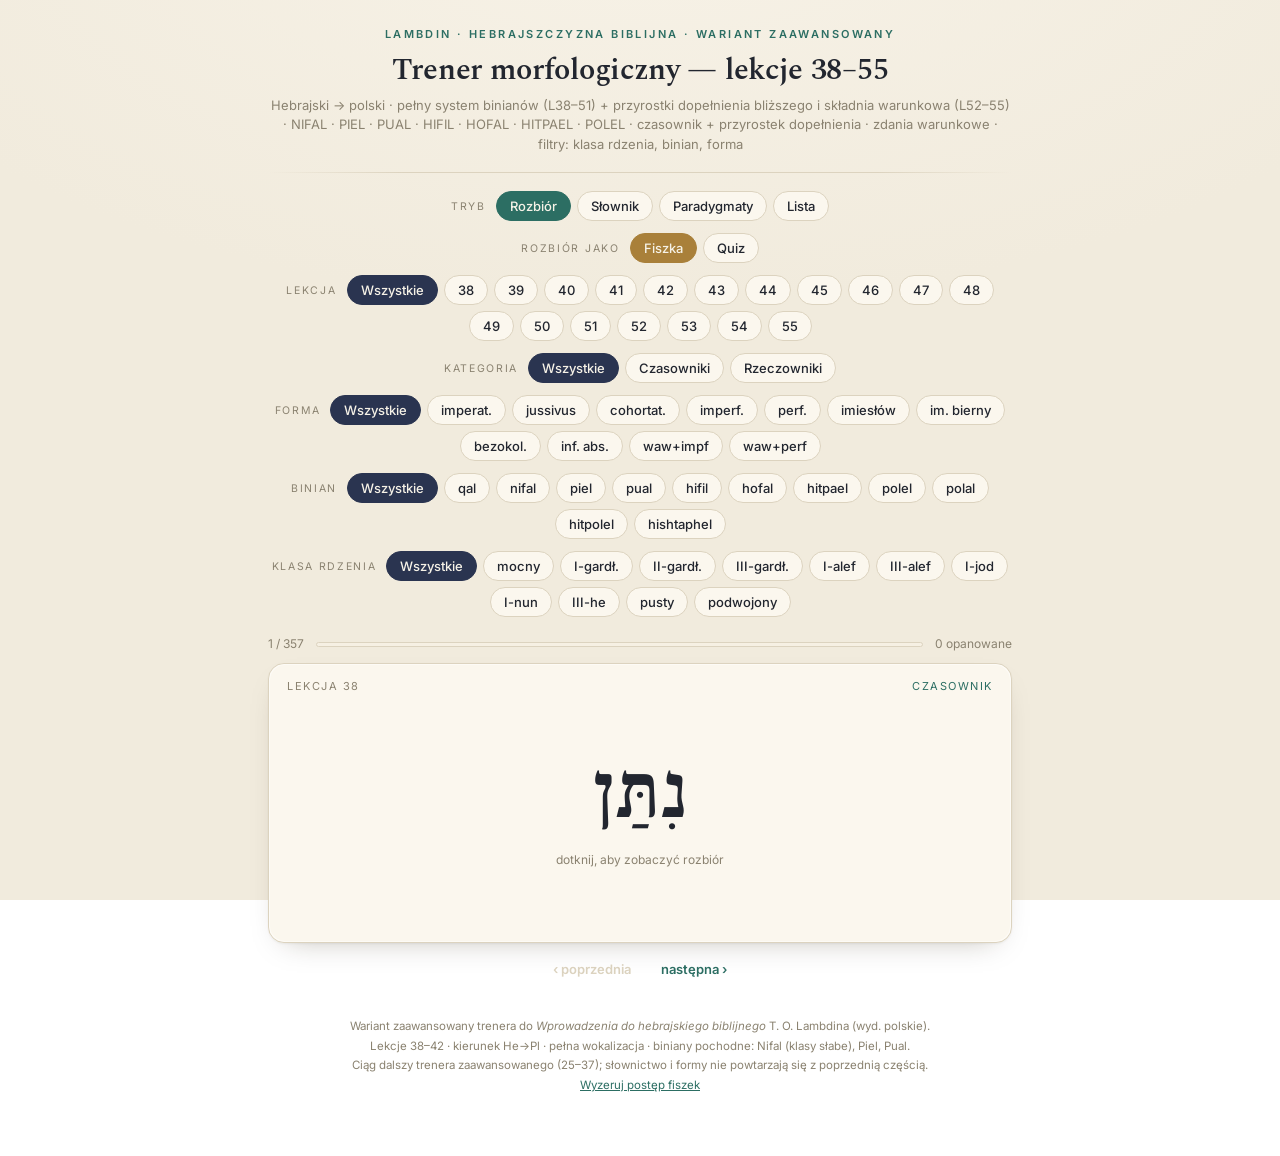
<file: src/poziom3_lekcje_38-55.html>
<!DOCTYPE html>
<html lang="pl">
<head>
<meta charset="utf-8">
<meta name="viewport" content="width=device-width, initial-scale=1">
<title>Lambdin — trener zaawansowany (morfologia, lekcje 38–42)</title>
<link rel="preconnect" href="https://fonts.googleapis.com">
<link rel="preconnect" href="https://fonts.gstatic.com" crossorigin>
<link href="https://fonts.googleapis.com/css2?family=Frank+Ruhl+Libre:wght@400;500;700&family=Spectral:ital,wght@0,400;0,600;1,400&family=Inter:wght@400;500;600&display=swap" rel="stylesheet">
<style>
  :root{
    --paper:#F1EBDD;--surface:#FBF7EE;--surface-2:#F6F0E3;
    --ink:#22262F;--indigo:#2A3450;--verdigris:#2C6E63;--verdigris-soft:#E1EDE9;
    --gold:#A9803A;--muted:#8A8270;--line:#DCD3BF;
    --shadow:0 1px 2px rgba(40,30,10,.05),0 12px 30px -18px rgba(40,30,10,.35);
    --he:'Frank Ruhl Libre',serif;--serif:'Spectral',Georgia,serif;--sans:'Inter',system-ui,sans-serif;
  }
  *{box-sizing:border-box}
  html,body{margin:0}
  body{background:radial-gradient(120% 80% at 50% -10%, #F7F2E7 0%, var(--paper) 55%) fixed;color:var(--ink);font-family:var(--serif);line-height:1.5;-webkit-font-smoothing:antialiased}
  .wrap{max-width:780px;margin:0 auto;padding:26px 18px 60px}
  header.masthead{text-align:center;margin-bottom:18px}
  .eyebrow{font-family:var(--sans);font-size:11px;letter-spacing:.22em;text-transform:uppercase;color:var(--verdigris);font-weight:600}
  h1{font-family:var(--serif);font-weight:600;font-size:clamp(22px,5vw,30px);margin:.18em 0 .1em;letter-spacing:-.01em}
  .sub{font-family:var(--sans);font-size:13px;color:var(--muted)}
  .rule{height:1px;background:linear-gradient(90deg,transparent,var(--line) 18%,var(--line) 82%,transparent);margin:18px 0}
  .controls{display:flex;flex-direction:column;gap:12px}
  .row{display:flex;gap:6px;flex-wrap:wrap;align-items:center;justify-content:center}
  .label{font-family:var(--sans);font-size:10.5px;letter-spacing:.16em;text-transform:uppercase;color:var(--muted);margin-right:4px;align-self:center}
  .chip{font-family:var(--sans);font-size:13px;font-weight:500;border:1px solid var(--line);background:var(--surface);color:var(--ink);padding:6px 13px;border-radius:999px;cursor:pointer;transition:.15s}
  .chip:hover{border-color:var(--verdigris)}
  .chip[aria-pressed="true"]{background:var(--indigo);border-color:var(--indigo);color:#F6F2E7}
  .modes .chip[aria-pressed="true"]{background:var(--verdigris);border-color:var(--verdigris)}
  .sub-toggle .chip[aria-pressed="true"]{background:var(--gold);border-color:var(--gold);color:#F6F2E7}
  .chip:disabled{opacity:.35;cursor:default}
  .stage{margin-top:18px;min-height:300px}
  .deckbar{display:flex;justify-content:space-between;align-items:center;font-family:var(--sans);font-size:12px;color:var(--muted);margin-bottom:10px}
  .deckbar .meter{height:5px;flex:1;margin:0 12px;background:var(--surface-2);border-radius:99px;overflow:hidden;border:1px solid var(--line)}
  .deckbar .meter > i{display:block;height:100%;background:linear-gradient(90deg,var(--verdigris),var(--gold));width:0;transition:width .3s}
  /* parsing card */
  .card{position:relative;background:var(--surface);border:1px solid var(--line);border-radius:16px;box-shadow:var(--shadow);padding:30px 24px 24px;text-align:center;cursor:pointer;min-height:280px;display:flex;flex-direction:column;justify-content:center;gap:12px;overflow:hidden}
  .card::before{content:"";position:absolute;inset:0;border-radius:16px;pointer-events:none;box-shadow:inset 0 0 0 1px rgba(255,255,255,.5)}
  .corner{position:absolute;top:14px;font-family:var(--sans);font-size:11px;letter-spacing:.14em;text-transform:uppercase;color:var(--muted)}
  .corner.l{left:18px}.corner.r{right:18px}.corner.r .cat{color:var(--verdigris)}
  .he{font-family:var(--he);direction:rtl;unicode-bidi:isolate;font-size:clamp(52px,14vw,78px);line-height:1.18;font-weight:500;color:var(--ink);padding-top:4px}
  .lemma-hint{font-family:var(--sans);font-size:12px;color:var(--muted)}
  .lemma-hint b{font-family:var(--he);font-weight:400;font-size:17px;color:var(--gold)}
  .hint{font-family:var(--sans);font-size:12px;color:var(--muted)}
  .back{border-top:1px dashed var(--line);margin-top:4px;padding-top:14px}
  .translit{font-family:var(--serif);font-style:italic;font-size:18px;color:var(--verdigris)}
  .pl{font-family:var(--serif);font-size:22px;font-weight:600;margin-top:4px;color:var(--ink)}
  .parsebar{display:flex;flex-wrap:wrap;gap:6px;justify-content:center;margin-top:12px}
  .tag{font-family:var(--sans);font-size:12px;font-weight:500;border-radius:7px;padding:4px 9px;background:var(--surface-2);border:1px solid var(--line);color:var(--ink)}
  .tag.binyan{background:var(--verdigris);border-color:var(--verdigris);color:#F6F2E7}
  .tag.form{background:var(--indigo);border-color:var(--indigo);color:#F6F2E7}
  .tag.root{font-family:var(--he);font-size:15px;direction:rtl;background:#F4ECD8;border-color:var(--gold);color:var(--ink)}
  .tag.cls{background:#EAEFE0;border-color:#9DAE7E;color:#4C5A36}
  .lemma-line{font-family:var(--sans);font-size:12.5px;color:var(--muted);margin-top:10px}
  .lemma-line b{font-family:var(--he);font-weight:400;font-size:17px;color:var(--ink)}
  .lemma-line i{font-style:italic;color:var(--verdigris)}
  .note-wrap{font-family:var(--sans);font-size:12.5px;color:var(--muted);margin-top:8px;font-style:italic}
  .known-flag{position:absolute;bottom:10px;left:0;right:0;font-family:var(--sans);font-size:11px;letter-spacing:.14em;text-transform:uppercase;color:var(--gold);opacity:0}
  .card.is-known .known-flag{opacity:1}
  .deck-actions{display:flex;gap:10px;margin-top:14px}
  .btn{flex:1;font-family:var(--sans);font-size:14px;font-weight:600;padding:13px;border-radius:12px;border:1px solid var(--line);background:var(--surface);color:var(--ink);cursor:pointer;transition:.15s}
  .btn:hover{transform:translateY(-1px)}
  .btn.again{color:var(--indigo)}
  .btn.know{background:var(--verdigris);border-color:var(--verdigris);color:#F6F2E7}
  .navmini{display:flex;justify-content:center;gap:18px;margin-top:12px;font-family:var(--sans);font-size:13px}
  .navmini button{background:none;border:none;color:var(--verdigris);cursor:pointer;font-weight:600;font-family:var(--sans);font-size:13px;padding:6px}
  .navmini button:disabled{color:var(--line);cursor:default}
  /* quiz */
  .quiz .he{font-size:clamp(48px,12vw,68px)}
  .q-card{background:var(--surface);border:1px solid var(--line);border-radius:16px;box-shadow:var(--shadow);padding:26px 20px;text-align:center}
  .q-prompt{font-family:var(--sans);font-size:12px;letter-spacing:.1em;text-transform:uppercase;color:var(--muted);margin-bottom:6px}
  .options{display:flex;flex-direction:column;gap:9px;margin-top:18px}
  .opt{font-family:var(--sans);font-size:15px;text-align:left;padding:12px 15px;border-radius:11px;border:1px solid var(--line);background:var(--surface-2);color:var(--ink);cursor:pointer;transition:.12s}
  .opt:hover{border-color:var(--verdigris)}
  .opt.correct{background:var(--verdigris-soft);border-color:var(--verdigris);color:#1d4d45;font-weight:600}
  .opt.wrong{background:#F6E5DF;border-color:#C77B5E;color:#8a3d22}
  .opt:disabled{cursor:default}
  .score{font-family:var(--sans);font-size:13px;color:var(--muted);text-align:center;margin-top:16px}
  .next-q{margin-top:14px;text-align:center}
  /* paradigms */
  .empty{text-align:center;font-family:var(--sans);font-size:14px;color:var(--muted);padding:40px 10px}
  .para{background:var(--surface);border:1px solid var(--line);border-radius:14px;box-shadow:var(--shadow);padding:18px 18px 8px;margin-bottom:20px}
  .para h3{font-family:var(--serif);font-weight:600;font-size:18px;margin:0 0 2px}
  .para .meta{font-family:var(--sans);font-size:11.5px;letter-spacing:.1em;text-transform:uppercase;color:var(--verdigris);margin-bottom:12px}
  .para table{width:100%;border-collapse:collapse}
  .para td{padding:7px 6px;border-bottom:1px solid var(--line);vertical-align:baseline}
  .para td.h{font-family:var(--he);direction:rtl;font-size:26px;width:30%;white-space:nowrap;line-height:1.25}
  .para td.t{font-family:var(--serif);font-style:italic;color:var(--verdigris);font-size:14px;width:30%}
  .para td.g{font-family:var(--sans);font-size:12.5px;color:var(--muted)}
  .para .twocol{display:grid;grid-template-columns:1fr 1fr;gap:6px 22px}
  @media(max-width:560px){.para .twocol{grid-template-columns:1fr}}
  .para .colhead{font-family:var(--sans);font-size:11px;letter-spacing:.12em;text-transform:uppercase;color:var(--gold);padding:4px 6px 2px;border-bottom:1px solid var(--gold)}
  /* list */
  .lemgroup{margin-bottom:22px}
  .lemgroup .lh{display:flex;align-items:baseline;gap:10px;border-bottom:1px solid var(--line);padding-bottom:6px;margin-bottom:4px}
  .lemgroup .lh .lhe{font-family:var(--he);direction:rtl;font-size:26px;color:var(--ink)}
  .lemgroup .lh .ltr{font-family:var(--serif);font-style:italic;font-size:14px;color:var(--verdigris)}
  .lemgroup .lh .lpl{font-family:var(--sans);font-size:12px;color:var(--muted);margin-left:auto;text-align:right}
  .lrow{display:flex;align-items:baseline;gap:10px;padding:7px 4px;border-bottom:1px solid var(--line)}
  .lrow .lhe2{font-family:var(--he);direction:rtl;font-size:24px;min-width:34%;line-height:1.3}
  .lrow .ltr2{font-family:var(--serif);font-style:italic;color:var(--verdigris);font-size:13.5px;min-width:24%}
  .lrow .lpl2{font-family:var(--sans);font-size:13px;color:var(--ink);flex:1}
  .lrow .lpar{font-family:var(--sans);font-size:11px;color:var(--muted);text-align:right;min-width:30%}
  footer{text-align:center;font-family:var(--sans);font-size:11.5px;color:var(--muted);margin-top:34px;line-height:1.7}
  .reset{background:none;border:none;color:var(--verdigris);cursor:pointer;font-family:var(--sans);font-size:11.5px;text-decoration:underline}
  @media (prefers-reduced-motion:reduce){*{transition:none!important}}

/* --- sesje quizu: podsumowanie --- */
.qsum{max-width:620px;margin:0 auto}
.qsum .ring{display:flex;align-items:center;justify-content:center;gap:18px;margin:6px 0 16px;flex-wrap:wrap}
.qsum .big{font-family:var(--serif);font-size:54px;font-weight:600;line-height:1;color:var(--ink)}
.qsum .big small{font-size:20px;color:var(--muted);font-weight:400}
.qsum .verdict{font-family:var(--sans);font-size:13px;color:var(--verdigris);font-weight:600;letter-spacing:.06em}
.qsum .tiles{display:flex;gap:10px;flex-wrap:wrap;justify-content:center;margin-bottom:16px}
.qsum .tile{flex:1 1 130px;min-width:120px;background:var(--surface);border:1px solid var(--line);border-radius:12px;padding:12px 14px;text-align:center}
.qsum .tile b{display:block;font-family:var(--serif);font-size:23px;font-weight:600;color:var(--ink)}
.qsum .tile span{font-family:var(--sans);font-size:10.5px;letter-spacing:.14em;text-transform:uppercase;color:var(--muted)}
.qsum h4{font-family:var(--sans);font-size:11px;letter-spacing:.16em;text-transform:uppercase;color:var(--verdigris);
  font-weight:600;margin:18px 0 8px;text-align:left}
.qsum .misses{display:flex;flex-direction:column;gap:8px;text-align:left}
.qsum .miss{background:var(--surface);border:1px solid var(--line);border-left:3px solid #B4553F;border-radius:10px;padding:10px 12px}
.qsum .miss .mhe{font-family:var(--he);font-size:26px;direction:rtl;unicode-bidi:isolate;line-height:1.3}
.qsum .miss .mtr{font-family:var(--serif);font-style:italic;font-size:13px;color:var(--muted)}
.qsum .miss .mrow{font-family:var(--sans);font-size:12.5px;margin-top:4px;line-height:1.5}
.qsum .miss .good{color:var(--verdigris);font-weight:600}
.qsum .miss .bad{color:#B4553F;text-decoration:line-through}
.qsum .allgood{font-family:var(--sans);font-size:13px;color:var(--verdigris);background:var(--surface);
  border:1px dashed var(--line);border-radius:10px;padding:14px;text-align:center}
.qsum .acts{display:flex;gap:9px;flex-wrap:wrap;justify-content:center;margin-top:20px}
.qsum .lifetime{font-family:var(--sans);font-size:11.5px;color:var(--muted);text-align:center;margin-top:14px;line-height:1.6}
.qlen{display:flex;align-items:center;justify-content:center;gap:6px;margin-bottom:10px;flex-wrap:wrap}
.qlen span{font-family:var(--sans);font-size:10px;letter-spacing:.14em;text-transform:uppercase;color:var(--muted)}
.qlen button{font-family:var(--sans);font-size:12px;border:1px solid var(--line);background:var(--surface);
  color:var(--ink);border-radius:999px;padding:4px 11px;cursor:pointer}
.qlen button.on{background:var(--indigo);border-color:var(--indigo);color:#F6F2E7}
</style>
</head>
<body>

<div class="wrap">
  <header class="masthead">
    <div class="eyebrow">Lambdin · Hebrajszczyzna biblijna · wariant zaawansowany</div>
    <h1>Trener morfologiczny — lekcje 38–55</h1>
    <div class="sub">Hebrajski → polski · pełny system binianów (L38–51) + przyrostki dopełnienia bliższego i składnia warunkowa (L52–55) · NIFAL · PIEL · PUAL · HIFIL · HOFAL · HITPAEL · POLEL · czasownik + przyrostek dopełnienia · zdania warunkowe · filtry: klasa rdzenia, binian, forma</div>
  </header>

  <div class="rule"></div>

  <div class="controls">
    <div class="row modes" id="modes">
      <span class="label">Tryb</span>
      <button class="chip" data-mode="parse" aria-pressed="true">Rozbiór</button>
      <button class="chip" data-mode="lex" aria-pressed="false">Słownik</button>
      <button class="chip" data-mode="para" aria-pressed="false">Paradygmaty</button>
      <button class="chip" data-mode="list" aria-pressed="false">Lista</button>
    </div>

    <div class="row sub-toggle" id="parseToggle">
      <span class="label">Rozbiór jako</span>
      <button class="chip" data-pmode="flash" aria-pressed="true">Fiszka</button>
      <button class="chip" data-pmode="quiz" aria-pressed="false">Quiz</button>
    </div>

    <div class="row" id="lessonRow">
      <span class="label">Lekcja</span>
      <button class="chip" data-lesson="all" aria-pressed="true">Wszystkie</button>
      <button class="chip" data-lesson="38">38</button>
      <button class="chip" data-lesson="39">39</button>
      <button class="chip" data-lesson="40">40</button>
      <button class="chip" data-lesson="41">41</button>
      <button class="chip" data-lesson="42">42</button>
      <button class="chip" data-lesson="43">43</button>
      <button class="chip" data-lesson="44">44</button>
      <button class="chip" data-lesson="45">45</button>
      <button class="chip" data-lesson="46">46</button>
      <button class="chip" data-lesson="47">47</button>
      <button class="chip" data-lesson="48">48</button>
      <button class="chip" data-lesson="49">49</button>
      <button class="chip" data-lesson="50">50</button>
      <button class="chip" data-lesson="51">51</button>
      <button class="chip" data-lesson="52">52</button>
      <button class="chip" data-lesson="53">53</button>
      <button class="chip" data-lesson="54">54</button>
      <button class="chip" data-lesson="55">55</button>
    </div>

    <div class="row" id="catRow">
      <span class="label">Kategoria</span>
      <button class="chip" data-cat="all" aria-pressed="true">Wszystkie</button>
      <button class="chip" data-cat="verb">Czasowniki</button>
      <button class="chip" data-cat="noun">Rzeczowniki</button>
    </div>

    <div class="row" id="formRow">
      <span class="label">Forma</span>
      <button class="chip" data-form="all" aria-pressed="true">Wszystkie</button>
      <button class="chip" data-form="impv">imperat.</button>
      <button class="chip" data-form="juss">jussivus</button>
      <button class="chip" data-form="coh">cohortat.</button>
      <button class="chip" data-form="impf">imperf.</button>
      <button class="chip" data-form="perf">perf.</button>
      <button class="chip" data-form="ptcp">imiesłów</button>
      <button class="chip" data-form="ptcpPass">im. bierny</button>
      <button class="chip" data-form="inf">bezokol.</button>
      <button class="chip" data-form="infAbs">inf. abs.</button>
      <button class="chip" data-form="wayyiqtol">waw+impf</button>
      <button class="chip" data-form="weqatal">waw+perf</button>
    </div>

    <div class="row" id="binyanRow">
      <span class="label">Binian</span>
      <button class="chip" data-binyan="all" aria-pressed="true">Wszystkie</button>
      <button class="chip" data-binyan="qal">qal</button>
      <button class="chip" data-binyan="niphal">nifal</button>
      <button class="chip" data-binyan="piel">piel</button>
      <button class="chip" data-binyan="pual">pual</button>
      <button class="chip" data-binyan="hifil">hifil</button>
      <button class="chip" data-binyan="hofal">hofal</button>
      <button class="chip" data-binyan="hitpael">hitpael</button>
      <button class="chip" data-binyan="polel">polel</button>
      <button class="chip" data-binyan="polal">polal</button>
      <button class="chip" data-binyan="hitpolel">hitpolel</button>
      <button class="chip" data-binyan="hishtaphel">hishtaphel</button>
    </div>

    <div class="row" id="clsRow">
      <span class="label">Klasa rdzenia</span>
      <button class="chip" data-cls="all" aria-pressed="true">Wszystkie</button>
      <button class="chip" data-cls="mocny">mocny</button>
      <button class="chip" data-cls="Igard">I-gardł.</button>
      <button class="chip" data-cls="IIgard">II-gardł.</button>
      <button class="chip" data-cls="IIIgard">III-gardł.</button>
      <button class="chip" data-cls="Ialef">I-alef</button>
      <button class="chip" data-cls="IIIalef">III-alef</button>
      <button class="chip" data-cls="Ijod">I-jod</button>
      <button class="chip" data-cls="Inun">I-nun</button>
      <button class="chip" data-cls="IIIhe">III-he</button>
      <button class="chip" data-cls="pusty">pusty</button>
      <button class="chip" data-cls="podw">podwojony</button>
    </div>
  </div>

  <div class="stage" id="stage"></div>

  <footer>
    Wariant zaawansowany trenera do <i>Wprowadzenia do hebrajskiego biblijnego</i> T. O. Lambdina (wyd. polskie).<br>
    Lekcje 38–42 · kierunek He→Pl · pełna wokalizacja · biniany pochodne: Nifal (klasy słabe), Piel, Pual.<br>
    Ciąg dalszy trenera zaawansowanego (25–37); słownictwo i formy nie powtarzają się z poprzednią częścią.<br>
    <button class="reset" id="resetBtn">Wyzeruj postęp fiszek</button>
  </footer>
</div>

<script>
/* ============ LEKSEMY (Słowniczki XXXVIII–LV) ============ */
const LEX = [
 // ---- Słowniczek XXXVIII (L38) ----
 {id:'38-1',heb:'רֹאשׁ',tr:'rō(ʾ)š',pl:'głowa; przywódca; szczyt',pos:'rzeczownik',note:'l.mn. nieregularna רָאשִׁים (§34)'},
 {id:'38-2',heb:'פֶּתַח',tr:'péṯaḥ',pl:'otwarcie, wejście (do namiotu, domu); wyłom w murze',pos:'rzeczownik',note:'+przyr. פִּתְחִי; l.mn. -îm; też przyimek: u wejścia do…'},
 {id:'38-3',heb:'טַף',tr:'ṭap̄',pl:'dzieci (rzecz. zbiorowy)',pos:'rzeczownik',note:'brak l.mn.; nie występuje w st. constructus'},
 {id:'38-4',heb:'מְעַט',tr:'məʿaṭ',pl:'mało, trochę, niewiele',pos:'rzeczownik',note:'idiomy: מְעַט מַיִם trochę wody; מְעַט מְעַט stopniowo; בְּעוֹד מְעַט wnet, wkrótce'},
 {id:'38-5',heb:'עוֹלָם',tr:'ʿôlām',pl:'(długi czas) wieczność, odwieczność',pos:'rzeczownik',note:'l.mn. -îm; עַד־עוֹלָם / לְעוֹלָם na zawsze; יְמֵי עוֹלָם dawne dni; בְּרִית עוֹלָם wieczne przymierze'},
 {id:'38-6',heb:'נוֹתַר',tr:'nôṯar',pl:'być pozostawionym, pozostać, ocaleć',pos:'czasownik',note:'nifal od √יתר; impf. יִוָּתֵר yiwwāṯēr'},
 {id:'38-7',heb:'נִחַם',tr:'niḥam',pl:'żałować, czuć skruchę; być pocieszonym',pos:'czasownik',note:'nifal (I-Nun + II-gardł.); impf. יִנָּחֵם yinnāḥēm; homograf z piel (L42)'},
 {id:'38-8',heb:'נִגַּשׁ',tr:'niggaš',pl:'zbliżyć się (+ אֶל)',pos:'czasownik',note:'nifal perf.; imperf. używa Qalu יִגַּשׁ (por. L29)'},
 {id:'38-9',heb:'נִצַּב',tr:'niṣṣaḇ',pl:'stanąć, zająć pozycję; być postawionym',pos:'czasownik',note:'nifal (I-Nun); brak imperfectum'},
 {id:'38-10',heb:'נִפְלָא',tr:'nip̄lāʾ',pl:'być wspaniałym, cudownym',pos:'czasownik',note:'nifal (III-alef); impf. יִפָּלֵא yippālēʾ'},
 // ---- Słowniczek XXXIX (L39) ----
 {id:'39-1',heb:'טֶבַח',tr:'ṭéḇaḥ',pl:'rzeź, ubój',pos:'rzeczownik'},
 {id:'39-2',heb:'תְּחִלָּה',tr:'təḥillāh',pl:'początek, pierwszy przypadek (czegoś)',pos:'rzeczownik',note:'בַּתְּחִלָּה — na początku, najpierw'},
 {id:'39-3',heb:'צֵל',tr:'ṣēl',pl:'cień; (przen.) ochrona',pos:'rzeczownik',note:'+przyr. צִלִּי; l.mn. nieregularna צְלָלִים'},
 {id:'39-4',heb:'יָמִין',tr:'yāmîn',pl:'prawica, prawa ręka; prawa strona',pos:'rzeczownik',note:'rodzaj żeński'},
 {id:'39-5',heb:'שְׂמֹאל',tr:'śəmōʾl',pl:'lewica; lewa ręka; lewa strona',pos:'rzeczownik',note:'rodzaj męski'},
 {id:'39-6',heb:'לֵב',tr:'lēḇ',pl:'serce',pos:'rzeczownik',note:'+przyr. לִבִּי; l.mn. -ôṯ; też לֵבָב'},
 {id:'39-7',heb:'נָם',tr:'nām',pl:'spać',pos:'czasownik',note:'czasownik pusty; impf. יָנוּם yānûm'},
 {id:'39-8',heb:'טָבַח',tr:'ṭāḇaḥ',pl:'zarżnąć (zwierzę na pożywienie)',pos:'czasownik',note:'III-gardł.; impf. יִטְבַּח yiṭbaḥ'},
 {id:'39-9',heb:'רָחַץ',tr:'rāḥaṣ',pl:'myć, myć się',pos:'czasownik',note:'II-gardł.; impf. יִרְחַץ yirḥaṣ'},
 {id:'39-10',heb:'נָמֵס',tr:'nāmēs',pl:'rozpuścić się, topnieć',pos:'czasownik',note:'nifal od √מסס; impf. יִמַּס yimmas'},
 {id:'39-11',heb:'נָכוֹן',tr:'nāḵôn',pl:'być stałym, niezmiennym, pewnym, ustanowionym',pos:'czasownik',note:'nifal od √כון (pusty); impf. יִכּוֹן yikkôn'},
 {id:'39-12',heb:'יוֹמָם',tr:'yômām',pl:'za dnia, w ciągu dnia',pos:'przysłówek'},
 // ---- Słowniczek XL (L40) ----
 {id:'40-1',heb:'קִדֵּשׁ',tr:'qiddēš',pl:'uświęcić',pos:'czasownik',note:'piel; impf. יְקַדֵּשׁ; por. קָדוֹשׁ'},
 {id:'40-2',heb:'בָּעַר',tr:'bāʿar',pl:'płonąć, palić, palić się',pos:'czasownik',note:'qal; impf. יִבְעַר yiḇʿar'},
 {id:'40-3',heb:'בִּעֵר',tr:'biʿēr',pl:'(przech.) spalić, strawić; zniszczyć, usunąć',pos:'czasownik',note:'piel (II-gardł.); impf. יְבַעֵר'},
 {id:'40-4',heb:'דִּבֶּר',tr:'dibber',pl:'mówić, rozmawiać',pos:'czasownik',note:'piel; impf. יְדַבֵּר; por. דָּבָר; forma z e w 3 os. perf.'},
 {id:'40-5',heb:'בֵּרֵךְ',tr:'bērēḵ',pl:'błogosławić',pos:'czasownik',note:'piel; impf. יְבָרֵךְ; por. בְּרָכָה; wayyiqtol וַיְבָרֶךְ'},
 {id:'40-6',heb:'בִּקֵּשׁ',tr:'biqqēš',pl:'szukać',pos:'czasownik',note:'piel; impf. יְבַקֵּשׁ'},
 {id:'40-7',heb:'שִׁלַּח',tr:'šillaḥ',pl:'wypędzić, odesłać, pozwolić odejść',pos:'czasownik',note:'piel (III-gardł.); impf. יְשַׁלַּח; por. L25'},
 {id:'40-8',heb:'גֵּרֵשׁ',tr:'gērēš',pl:'wypędzić, odpędzić, wygnać',pos:'czasownik',note:'piel; impf. יְגָרֵשׁ; wayyiqtol וַיְגָרֶשׁ'},
 {id:'40-9',heb:'נִאֵץ',tr:'niʾēṣ',pl:'gardzić',pos:'czasownik',note:'piel (II-gardł.); impf. יְנָאֵץ'},
 {id:'40-10',heb:'מֵאֵן',tr:'mēʾēn',pl:'odmówić, odrzucić',pos:'czasownik',note:'piel (II-gardł., wydłuż. zastępcze); impf. יְמָאֵן; por. L33'},
 {id:'40-11',heb:'שֵׁרֵת',tr:'šērēṯ',pl:'służyć, posługiwać',pos:'czasownik',note:'piel; impf. יְשָׁרֵת; wayyiqtol וַיְשָׁרֶת'},
 {id:'40-12',heb:'אוֹ',tr:'ʾô',pl:'lub, albo',pos:'spójnik'},
 {id:'40-13',heb:'כְּ…כְּ',tr:'kə…kə',pl:'taki jak…, równy… (porównanie równości)',pos:'idiom',note:'כָּמוֹךָ כְּפַרְעֹה — jesteś równy faraonowi; כָּמוֹךָ כָּמוֹנִי — ty i ja jesteśmy równi'},
 // ---- Słowniczek XLI (L41) ----
 {id:'41-1',heb:'צִוָּה',tr:'ṣiwwāh',pl:'rozkazać, nakazać; przekazać pod opiekę; ustanowić',pos:'czasownik',note:'piel (III-he); impf. יְצַוֶּה, juss. יְצַו'},
 {id:'41-2',heb:'הִלֵּל',tr:'hillēl',pl:'chwalić',pos:'czasownik',note:'piel (geminowany); impf. יְהַלֵּל; הַלְלוּ־יָהּ Alleluja'},
 {id:'41-3',heb:'כִּסָּה',tr:'kissāh',pl:'przykryć, pokryć',pos:'czasownik',note:'piel (III-he); impf. יְכַסֶּה, juss. יְכַס'},
 {id:'41-4',heb:'עִנָּה',tr:'ʿinnāh',pl:'uciskać',pos:'czasownik',note:'piel (III-he); impf. יְעַנֶּה, juss. יְעַן; por. עֳנִי (L27)'},
 {id:'41-5',heb:'סִפֵּר',tr:'sippēr',pl:'opowiadać, głosić',pos:'czasownik',note:'piel; impf. יְסַפֵּר; por. סֵפֶר'},
 {id:'41-6',heb:'קִלֵּל',tr:'qillēl',pl:'przeklinać',pos:'czasownik',note:'piel (geminowany); impf. יְקַלֵּל'},
 {id:'41-7',heb:'עָרַב',tr:'ʿāraḇ',pl:'być zastawem; ręczyć, gwarantować; odpowiadać za kogoś',pos:'czasownik',note:'qal (I-gardł.); impf. יַעֲרֹב yaʿărōḇ'},
 {id:'41-8',heb:'קָשַׁר',tr:'qāšar',pl:'wiązać (+ אֵת coś + בְּ z czymś); spiskować (+ עַל)',pos:'czasownik',note:'qal; impf. יִקְשֹׁר yiqšōr'},
 {id:'41-9',heb:'שֵׂיבָה',tr:'śêḇāh',pl:'siwe włosy, siwizna; starość',pos:'rzeczownik'},
 {id:'41-10',heb:'שְׁאוֹל',tr:'šəʾôl',pl:'Szeol, miejsce przebywania zmarłych',pos:'rzeczownik'},
 {id:'41-11',heb:'אַךְ',tr:'ʾaḵ',pl:'z pewnością, bez wątpienia; ale, jednak, tylko',pos:'przysłówek'},
 {id:'41-12',heb:'עַד־הֵנָּה',tr:'ʿaḏ-hēnnāh',pl:'aż do teraz, dotychczas',pos:'przysłówek'},
 // ---- Słowniczek XLII (L42) ----
 {id:'42-1',heb:'זָעַק',tr:'zāʿaq',pl:'wołać, krzyczeć',pos:'czasownik',note:'qal (II-gardł.); synonim/dublet czas. צָעַק; impf. יִזְעַק'},
 {id:'42-2',heb:'סָר',tr:'sār',pl:'(nieprzech.) skręcić, zboczyć, odejść',pos:'czasownik',note:'pusty (√סור); impf. יָסוּר; por. L32'},
 {id:'42-3',heb:'חִלֵּל',tr:'ḥillēl',pl:'skazić, znieważyć, zbezcześcić',pos:'czasownik',note:'piel (geminowany); impf. יְחַלֵּל'},
 {id:'42-4',heb:'כִּפֶּר',tr:'kipper',pl:'dokonać przebłagania, zadośćuczynić',pos:'czasownik',note:'piel; impf. יְכַפֵּר; forma z e w 3 os. perf.'},
 {id:'42-5',heb:'נִחַם',tr:'niḥam',pl:'pocieszyć',pos:'czasownik',note:'piel; impf. יְנַחֵם; homograf z nifal (L38)'},
 {id:'42-6',heb:'שִׂמַּח',tr:'śimmaḥ',pl:'uradować, ucieszyć (kogoś)',pos:'czasownik',note:'piel (III-gardł.); impf. יְשַׂמַּח; por. שָׂמַח, שִׂמְחָה'},
 {id:'42-7',heb:'חֹתֵן',tr:'ḥōṯēn',pl:'teść',pos:'rzeczownik'},
 {id:'42-8',heb:'לֶהָבָה',tr:'lehāḇāh',pl:'płomień',pos:'rzeczownik',note:'st. constr. לַהֶבֶת / לַבַּת; l.mn. -ôṯ'},
 {id:'42-9',heb:'נַעַל',tr:'náʿal',pl:'but, sandał',pos:'rzeczownik',note:'rodzaj żeński; l.mn. -îm'},
 {id:'42-10',heb:'קֹדֶשׁ',tr:'qṓḏeš',pl:'świętość',pos:'rzeczownik',note:'l.mn. -îm'},
 {id:'42-11',heb:'עָוֹן',tr:'ʿāwōn',pl:'wina, grzech, kara',pos:'rzeczownik',note:'l.mn. -ôṯ'},
 {id:'42-12',heb:'מַדּוּעַ',tr:'maddûaʿ',pl:'dlaczego? z jakiej przyczyny?',pos:'przysłówek',note:'pytajny'},
 {id:'42-13',heb:'הֲלֹם',tr:'hălōm',pl:'aż dotąd',pos:'przysłówek',note:'rzadszy synonim הֵנָּה'},
 {id:'42-14',heb:'מֹשֶׁה',tr:'mōšeh',pl:'Mojżesz',pos:'imię własne'},
 {id:'42-15',heb:'מִדְיָן',tr:'miḏyān',pl:'Madian (kraina w płn.-zach. Arabii)',pos:'imię własne'},
 {id:'42-16',heb:'יִתְרוֹ',tr:'yiṯrô',pl:'Jetro (teść Mojżesza)',pos:'imię własne'},
 {id:'42-17',heb:'חֹרֵב',tr:'ḥōrēḇ',pl:'Horeb (inna nazwa góry Synaj)',pos:'imię własne'},
 /* ===== SŁOWNICZEK XLIII (Lekcja 43) ===== */
 // czasowniki w Hifilu (od rdzeni poznanych wcześniej)
 {id:'43-1',heb:'הֶאֱבִיד',tr:'heʾĕḇîḏ',pl:'zniszczyć, zabić',pos:'czas. (Hifil)',note:'por. אָבַד „ginąć"'},
 {id:'43-2',heb:'הֶאֱמִין',tr:'heʾĕmîn',pl:'wierzyć, ufać (B. lub לְ)',pos:'czas. (Hifil)',note:'por. נֶאֱמַן'},
 {id:'43-3',heb:'הִגְדִּיל',tr:'higdîl',pl:'powiększać, czynić wielkim',pos:'czas. (Hifil)',note:'por. גָּדַל'},
 {id:'43-4',heb:'הִזְכִּיר',tr:'hizkîr',pl:'przypomnieć, wspomnieć',pos:'czas. (Hifil)',note:'por. זָכַר'},
 {id:'43-5',heb:'הֶחֱזִיק',tr:'heḥĕzîq',pl:'pochwycić, złapać (B.)',pos:'czas. (Hifil)',note:'por. חָזַק „być silnym"'},
 {id:'43-6',heb:'הֶעֱבִיר',tr:'heʿĕḇîr',pl:'przeprowadzić (przez coś)',pos:'czas. (Hifil)',note:'por. עָבַר; I-gardł.'},
 {id:'43-7',heb:'הֶעֱמִיד',tr:'heʿĕmîḏ',pl:'ustanowić, postawić',pos:'czas. (Hifil)',note:'por. עָמַד'},
 {id:'43-8',heb:'הִקְרִיב',tr:'hiqrîḇ',pl:'przynieść, zbliżyć, składać w ofierze',pos:'czas. (Hifil)',note:'por. קָרַב'},
 {id:'43-9',heb:'הִגִּישׁ',tr:'higgîš',pl:'przyprowadzać, przynosić',pos:'czas. (Hifil)',note:'rdzeń נגשׁ; por. L29'},
 {id:'43-10',heb:'הִצִּיב',tr:'hiṣṣîḇ',pl:'ustawić, wyznaczyć miejsce',pos:'czas. (Hifil)',note:'rdzeń נצב'},
 {id:'43-11',heb:'הִבִּיט',tr:'hibbîṭ',pl:'patrzeć na (אֶל, לְ), spoglądać',pos:'czas. (Hifil)',note:'rdzeń נבט'},
 {id:'43-12',heb:'הִגִּיד',tr:'higgîḏ',pl:'powiedzieć (komuś: לְ)',pos:'czas. (Hifil)',note:'rdzeń נגד; w Qalu niepoświadczony'},
 {id:'43-13',heb:'הִצִּיל',tr:'hiṣṣîl',pl:'wybawić, ocalić',pos:'czas. (Hifil)',note:'rdzeń נצל'},
 {id:'43-14',heb:'הִשִּׂיג',tr:'hiśśîg',pl:'osiągnąć, dosięgnąć, dogonić',pos:'czas. (Hifil)',note:'rdzeń נשׂג'},
 {id:'43-15',heb:'הִסְתִּיר',tr:'histîr',pl:'ukryć, schować (przechodnio)',pos:'czas. (Hifil)',note:'rdzeń סתר'},
 // odpowiedniki w Nifalu
 {id:'43-16',heb:'נִקְרָה',tr:'niqrāh',pl:'spotkać, przydarzyć się (impf. יִקָּרֶה)',pos:'czas. (Nifal)',note:'rdzeń קרה; wariant נִקְרָא + אֶל/עַל'},
 {id:'43-17',heb:'נִצַּל',tr:'niṣṣal',pl:'być ocalonym',pos:'czas. (Nifal)',note:'rdzeń נצל; kontrast z הִצִּיל'},
 {id:'43-18',heb:'נִסְתַּר',tr:'nistar',pl:'chować się, ukryć się',pos:'czas. (Nifal)',note:'rdzeń סתר; kontrast z הִסְתִּיר'},
 // rzeczowniki
 {id:'43-19',heb:'חָלָב',tr:'ḥālāḇ',pl:'mleko',pos:'rzecz. r.m.',note:'st. constr. niereg. חֲלֵב; brak l.mn.'},
 {id:'43-20',heb:'דְּבַשׁ',tr:'dəḇaš',pl:'miód',pos:'rzecz. r.m.'},
 {id:'43-21',heb:'זֵכֶר',tr:'zēḵer',pl:'pamięć, wspomnienie',pos:'rzecz. r.m.',note:'+ suf. זִכְרִי; brak l.mn.'},
 {id:'43-22',heb:'אוֹת',tr:'ʾôṯ',pl:'znak, omen',pos:'rzecz. r.m.',note:'l.mn. -ôṯ'},
 {id:'43-23',heb:'דּוֹר',tr:'dôr',pl:'pokolenie; okres jednego pokolenia',pos:'rzecz. r.m.',note:'l.mn. -îm lub -ôṯ'},
 {id:'43-24',heb:'רָחָב',tr:'rāḥāḇ',pl:'szeroki, rozległy',pos:'przymiotnik'},

 /* ===== SŁOWNICZEK XLIV (Lekcja 44) ===== */
 {id:'44-1',heb:'הִשְׁמִיעַ',tr:'hišmîaʿ',pl:'sprawić by usłyszano; obwieszczać, ogłaszać',pos:'czas. (Hifil)',note:'por. שָׁמַע; III-gardł.'},
 {id:'44-2',heb:'הִמְצִיא',tr:'himṣîʾ',pl:'sprawić by znaleziono; podać, przekazać',pos:'czas. (Hifil)',note:'por. מָצָא; III-Alef'},
 {id:'44-3',heb:'הֶחֱטִיא',tr:'heḥĕṭîʾ',pl:'doprowadzić do grzechu',pos:'czas. (Hifil)',note:'por. חָטָא; I-gardł. + III-Alef'},
 {id:'44-4',heb:'הִצְלִיחַ',tr:'hiṣlîaḥ',pl:'powodować powodzenie; pomyślnie dokonać',pos:'czas. (Hifil)',note:'rdzeń צלח'},
 {id:'44-5',heb:'הִשְׁלִיךְ',tr:'hišlîḵ',pl:'rzucać, wrzucać, wyrzucać',pos:'czas. (Hifil)',note:'rdzeń שׁלך'},
 {id:'44-6',heb:'הִשְׁמִיד',tr:'hišmîḏ',pl:'zniszczyć',pos:'czas. (Hifil)',note:'rdzeń שׁמד; wzór regularny'},
 {id:'44-7',heb:'הֶאֱרִיךְ',tr:'heʾĕrîḵ',pl:'wydłużyć (przech.); być długim (nieprzech.)',pos:'czas. (Hifil)',note:'rdzeń ארך'},
 {id:'44-8',heb:'זָבַח',tr:'zāḇaḥ',pl:'składać w ofierze',pos:'czas. (Qal)',note:'impf. יִזְבַּח'},
 {id:'44-9',heb:'גָּנַב',tr:'gānaḇ',pl:'ukraść',pos:'czas. (Qal)',note:'impf. יִגְנֹב'},
 {id:'44-10',heb:'רָצַח',tr:'rāṣaḥ',pl:'zabić (z premedytacją lub bez)',pos:'czas. (Qal)',note:'impf. יִרְצַח'},
 {id:'44-11',heb:'מַטֶּה',tr:'maṭṭeh',pl:'kij, laska; plemię',pos:'rzecz. r.m.',note:'l.mn. -ôṯ'},
 {id:'44-12',heb:'כַּף',tr:'kap̄',pl:'wewnętrzna część dłoni; podeszwa',pos:'rzecz. r.ż.',note:'+ suf. כַּפִּי; l.podw. כַּפַּיִם; l.mn. -ôṯ'},
 {id:'44-13',heb:'הֵן',tr:'hēn',pl:'oto; jeśli',pos:'partykuła',note:'synonim הִנֵּה'},

 /* ===== SŁOWNICZEK XLV (Lekcja 45) ===== */
 {id:'45-1',heb:'הוֹשִׁיב',tr:'hôšîḇ',pl:'osiedlić, posadzić; sprawić że ktoś zamieszka',pos:'czas. (Hifil)',note:'por. יָשַׁב; I-Jod'},
 {id:'45-2',heb:'הוֹרִיד',tr:'hôrîḏ',pl:'sprowadzić, poprowadzić w dół',pos:'czas. (Hifil)',note:'por. יָרַד'},
 {id:'45-3',heb:'הוֹלִיד',tr:'hôlîḏ',pl:'spłodzić, zrodzić',pos:'czas. (Hifil)',note:'por. יָלַד'},
 {id:'45-4',heb:'הוֹדִיעַ',tr:'hôḏîaʿ',pl:'powiadomić; uczyć; ogłosić, proklamować',pos:'czas. (Hifil)',note:'por. יָדַע; I-Jod + III-gardł.'},
 {id:'45-5',heb:'הוֹצִיא',tr:'hôṣîʾ',pl:'wyprowadzić',pos:'czas. (Hifil)',note:'por. יָצָא; I-Jod + III-Alef'},
 {id:'45-6',heb:'הוֹלִיךְ',tr:'hôlîḵ',pl:'prowadzić; sprawić że ktoś idzie',pos:'czas. (Hifil)',note:'por. הָלַךְ (jakby rdzeń ילך)'},
 {id:'45-7',heb:'הוֹסִיף',tr:'hôsîp̄',pl:'robić ponownie; kontynuować; dodać',pos:'czas. (Hifil)',note:'rdzeń יסף'},
 {id:'45-8',heb:'הוֹשִׁיעַ',tr:'hôšîaʿ',pl:'wybawić, wyzwolić',pos:'czas. (Hifil)',note:'rdzeń ישׁע'},
 {id:'45-9',heb:'הוֹכִיחַ',tr:'hôḵîaḥ',pl:'ukarać, skarcić, upomnieć; podjąć decyzję',pos:'czas. (Hifil)',note:'rdzeń יכח'},
 {id:'45-10',heb:'קִנֵּא',tr:'qinnēʾ',pl:'być zazdrosnym (אֶת / בְּ + osoba); być gorliwym',pos:'czas. (Piel)',note:'rdzeń קנא'},
 {id:'45-11',heb:'פֶּסֶל',tr:'pesel',pl:'bożek, obraz bóstwa',pos:'rzecz. r.m.',note:'l.mn. niereg. פְּסִילִים'},
 {id:'45-12',heb:'אֵל',tr:'ʾēl',pl:'bóg, Bóg',pos:'rzecz. r.m.',note:'l.mn. -îm'},
 {id:'45-13',heb:'שָׁוְא',tr:'šāwʾ',pl:'pustka, nicość; לַשָּׁוְא — na próżno',pos:'rzecz. r.m.'},
 {id:'45-14',heb:'גֵּר',tr:'gēr',pl:'obcokrajowiec, przybysz',pos:'rzecz. r.m.',note:'l.mn. -îm'},
 {id:'45-15',heb:'שׁוֹר',tr:'šôr',pl:'wół, sztuka bydła',pos:'rzecz. r.m.',note:'zbiorowo odpowiada בָּקָר'},
 {id:'45-16',heb:'מִמַּעַל',tr:'mimmaʿal',pl:'w górze; + לְ — powyżej, ponad',pos:'przysłówek/przyimek'},
 {id:'45-17',heb:'מִתַּחַת',tr:'mittaḥaṯ',pl:'w dole; + לְ — poniżej, pod',pos:'przysłówek/przyimek'},

 /* ===== SŁOWNICZEK XLVI (Lekcja 46) ===== */
 {id:'46-1',heb:'הֶרְאָה',tr:'herʾāh',pl:'pokazać, spowodować widzenie',pos:'czas. (Hifil)',note:'por. רָאָה; III-He'},
 {id:'46-2',heb:'הִכָּה',tr:'hikkāh',pl:'uderzyć, pokonać, pobić, zabić',pos:'czas. (Hifil)',note:'rdzeń נכה; I-Nun + III-He'},
 {id:'46-3',heb:'הוֹדָה',tr:'hôḏāh',pl:'dziękować',pos:'czas. (Hifil)',note:'rdzeń ידה; impf. czasem יוֹדֶה'},
 {id:'46-4',heb:'הִשְׁקָה',tr:'hišqāh',pl:'dać pić, napoić',pos:'czas. (Hifil)',note:'rdzeń שׁקה; sprawczo dla שָׁתָה'},
 {id:'46-5',heb:'הוֹרָה',tr:'hôrāh',pl:'strzelać; kierować, uczyć',pos:'czas. (Hifil)',note:'rdzeń ירה; I-Jod + III-He'},
 {id:'46-6',heb:'הֶעֱלָה',tr:'heʿĕlāh',pl:'prowadzić w górę, wyprowadzić; złożyć ofiarę',pos:'czas. (Hifil)',note:'por. עָלָה; I-gardł. + III-He'},
 {id:'46-7',heb:'גָּלָה',tr:'gālāh',pl:'odsłonić, wyjawić; iść na wygnanie',pos:'czas. (Qal)',note:'impf. יִגְלֶה; גָּלָה אֶת־אֹזֶן „poinformować"'},
 {id:'46-8',heb:'הִגְלָה',tr:'heglāh',pl:'prowadzić na wygnanie',pos:'czas. (Hifil)',note:'rdzeń גלה'},
 {id:'46-9',heb:'לִמֵּד',tr:'limmēḏ',pl:'uczyć, nauczać',pos:'czas. (Piel)',note:'por. לָמַד „uczyć się"'},
 {id:'46-10',heb:'הִרְבָּה',tr:'hirbāh',pl:'powiększać; czynić licznym',pos:'czas. (Hifil)',note:'por. רָבָה „być licznym"'},
 {id:'46-11',heb:'חֹק',tr:'ḥōq',pl:'nakaz prawny, ustawa',pos:'rzecz. r.m.',note:'+ suf. חֻקִּי; l.mn. -îm'},
 {id:'46-12',heb:'חֻקָּה',tr:'ḥuqqāh',pl:'nakaz prawny, ustawa',pos:'rzecz. r.ż.',note:'l.mn. -ôṯ'},
 {id:'46-13',heb:'מִשְׁפָּט',tr:'mišpāṭ',pl:'sąd; wyrok sądowy',pos:'rzecz. r.m.',note:'l.mn. -îm'},
 {id:'46-14',heb:'לֵבָב',tr:'lēḇāḇ',pl:'serce',pos:'rzecz. r.m.',note:'synonim לֵב; l.mn. -ôṯ'},

 /* ===== SŁOWNICZEK XLVII (Lekcja 47) ===== */
 {id:'47-1',heb:'זָנָה',tr:'zānāh',pl:'uprawiać nierząd; זוֹנָה — nierządnica',pos:'czas. (Qal)',note:'impf. יִזְנֶה'},
 {id:'47-2',heb:'מִהַר',tr:'mihar',pl:'śpieszyć się; inf. abs. מַהֵר jako przysł. „szybko"',pos:'czas. (Piel)',note:'impf. יְמַהֵר'},
 {id:'47-3',heb:'עָרַךְ',tr:'ʿāraḵ',pl:'przygotować, uporządkować; ustawiać się w szyku',pos:'czas. (Qal)',note:'impf. יַעֲרֹךְ'},
 {id:'47-4',heb:'הֶחֱרִים',tr:'heḥĕrîm',pl:'zniszczyć, wyniszczyć (akt klątwy religijnej)',pos:'czas. (Hifil)',note:'rdzeń חרם'},
 {id:'47-5',heb:'הֵכִין',tr:'hēḵîn',pl:'przygotować; ustanowić',pos:'czas. (Hifil)',note:'rdzeń כון; por. נָכוֹן'},
 {id:'47-6',heb:'הֵבִין',tr:'hēḇîn',pl:'zrozumieć, rozważyć; pouczyć, wyjaśnić',pos:'czas. (Hifil)',note:'rdzeń בין; por. בִּינָה'},
 {id:'47-7',heb:'הֵסִיר',tr:'hēsîr',pl:'usunąć, zabrać, odwrócić (przechodnio)',pos:'czas. (Hifil)',note:'rdzeń סור; por. סָר'},
 {id:'47-8',heb:'נָח',tr:'nāḥ',pl:'odpocząć; osiąść',pos:'czas. (Qal)',note:'rdzeń נוח; impf. יָנוּחַ'},
 {id:'47-9',heb:'הֵנִיחַ',tr:'hēnîaḥ',pl:'dać odpocząć, dać wytchnienie',pos:'czas. (Hifil)',note:'rdzeń נוח; impf. יָנִיחַ'},
 {id:'47-10',heb:'הִנִּיחַ',tr:'hinnîaḥ',pl:'położyć, złożyć, pozostawić',pos:'czas. (Hifil)',note:'rdzeń נוח; impf. יַנִּיחַ'},
 {id:'47-11',heb:'הֵרִים',tr:'hērîm',pl:'podnieść, unieść',pos:'czas. (Hifil)',note:'rdzeń רום; por. רָם „być wysokim"'},
 {id:'47-12',heb:'הֵשִׁיב',tr:'hēšîḇ',pl:'przyprowadzić z powrotem; odpłacić; zmusić do odwrotu',pos:'czas. (Hifil)',note:'rdzeń שׁוב; por. שָׁב'},
 {id:'47-13',heb:'הֵבִיא',tr:'hēḇîʾ',pl:'przyprowadzić; przynieść',pos:'czas. (Hifil)',note:'rdzeń בוא; por. בָּא'},
 {id:'47-14',heb:'גָּג',tr:'gāḡ',pl:'dach',pos:'rzecz. r.m.',note:'+ suf. גַּגִּי; l.mn. -ôṯ'},
 /* ===== SŁOWNICZEK XLVIII (Lekcja 48) ===== */
 {id:'48-1',heb:'הֵרַע',tr:'hēraʿ',pl:'skrzywdzić, zranić; postępować źle, przewrotnie',pos:'czas. (Hifil)',note:'rdzeń רעע (geminowany)'},
 {id:'48-2',heb:'הֵסֵב',tr:'hēsēḇ',pl:'odwracać, zawracać (przech.); poprowadzić naokoło',pos:'czas. (Hifil)',note:'rdzeń סבב (geminowany)'},
 {id:'48-3',heb:'הֵחֵל',tr:'hēḥēl',pl:'rozpocząć (zwykle z bezokolicznikiem)',pos:'czas. (Hifil)',note:'rdzeń חלל (geminowany)'},
 {id:'48-4',heb:'הֵפֵר',tr:'hēp̄ēr',pl:'złamać, zniszczyć, unieważnić',pos:'czas. (Hifil)',note:'rdzeń פרר (geminowany)'},
 {id:'48-5',heb:'הִשְׁכִּים',tr:'hiškîm',pl:'zrobić coś wczesnym rankiem',pos:'czas. (Hifil)',note:'rdzeń שׁכם; w hendiadys (§173)'},
 {id:'48-6',heb:'הוֹאִיל',tr:'hôʾîl',pl:'być chętnym, zadowolonym ze zrobienia czegoś',pos:'czas. (Hifil)',note:'rdzeń יאל; w hendiadys (§173)'},
 {id:'48-7',heb:'נִשְׁבַּע',tr:'nišbaʿ',pl:'przysięgać; obiecywać pod przysięgą',pos:'czas. (Nifal)',note:'rdzeń שׁבע'},
 {id:'48-8',heb:'הִשְׁבִּיעַ',tr:'hišbîaʿ',pl:'sprawić, że ktoś złoży przysięgę',pos:'czas. (Hifil)',note:'rdzeń שׁבע; kontrast z נִשְׁבַּע'},
 {id:'48-9',heb:'חִיָּה',tr:'ḥiyyāh',pl:'pozwolić żyć; ożywić, przywrócić do życia',pos:'czas. (Piel)',note:'rdzeń חיה'},
 {id:'48-10',heb:'הֶחֱיָה',tr:'heḥĕyāh',pl:'pozwolić żyć; ożywić (nieużywane w impf.)',pos:'czas. (Hifil)',note:'rdzeń חיה; kontrast z חִיָּה'},
 {id:'48-11',heb:'פָּגַע',tr:'pāḡaʿ',pl:'spotkać, napotkać (+ dop. bliższe lub בְּ)',pos:'czas. (Qal)',note:'impf. יִפְגַּע'},
 {id:'48-12',heb:'שְׁבוּעָה',tr:'šəḇûʿāh',pl:'przysięga',pos:'rzecz. r.ż.',note:'l.mn. -ôṯ'},
 {id:'48-13',heb:'חוֹמָה',tr:'ḥômāh',pl:'mur miasta',pos:'rzecz. r.ż.',note:'l.mn. -ôṯ'},
 {id:'48-14',heb:'דֶּלֶת',tr:'deleṯ',pl:'drzwi (domu lub pokoju)',pos:'rzecz. r.ż.',note:'+ suf. דַּלְתִּי; l.podw. דְּלָתַיִם; l.mn. דְּלָתוֹת'},
 {id:'48-15',heb:'בְּעַד',tr:'bəʿaḏ',pl:'przez, za pomocą; dla, za, na korzyść; wokoło',pos:'przyimek'},
 {id:'48-16',heb:'עַל־יַד',tr:'ʿal-yaḏ',pl:'obok, z boku, przy, w towarzystwie',pos:'przyimek'},

 /* ===== SŁOWNICZEK XLIX (Lekcja 49) ===== */
 {id:'49-1',heb:'מָשַׁל',tr:'māšal',pl:'rządzić, panować nad (dop. z בְּ)',pos:'czas. (Qal)',note:'impf. יִמְשֹׁל'},
 {id:'49-2',heb:'יָשַׁר',tr:'yāšar',pl:'być prostym; być słusznym, podobać się',pos:'czas. (Qal)',note:'impf. יִישַׁר'},
 {id:'49-3',heb:'קָצַף',tr:'qāṣap̄',pl:'rozgniewać się (עַל na)',pos:'czas. (Qal)',note:'impf. יִקְצֹף'},
 {id:'49-4',heb:'שָׁכַן',tr:'šāḵan',pl:'osiąść, spocząć; mieszkać, przebywać',pos:'czas. (Qal)',note:'impf. יִשְׁכֹּן'},
 {id:'49-5',heb:'חָזַק',tr:'ḥāzaq',pl:'być / stać się silnym, solidnym, twardym',pos:'czas. (Qal)',note:'impf. יֶחֱזַק'},
 {id:'49-6',heb:'הָגָה',tr:'hāḡāh',pl:'pomrukiwać, jęczeć; medytować, rozważać; głosić',pos:'czas. (Qal)',note:'impf. יֶהְגֶּה; III-He'},
 {id:'49-7',heb:'אַרְיֵה',tr:'ʾaryēh',pl:'lew',pos:'rzecz. r.m.',note:'wariant אֲרִי, l.mn. אֲרָיוֹת'},
 {id:'49-8',heb:'עֵת',tr:'ʿēṯ',pl:'czas, wyznaczona pora',pos:'rzecz. r.ż.',note:'+ suf. עִתִּי; l.mn. -îm lub -ôṯ'},
 {id:'49-9',heb:'גְּדִי',tr:'gəḏî',pl:'koźlę',pos:'rzecz. r.m.',note:'l.mn. גְּדָיִים; st. constr. גְּדָיֵי'},
 {id:'49-10',heb:'עֵדָה',tr:'ʿēḏāh',pl:'zgromadzenie, zebranie',pos:'rzecz. r.ż.',note:'brak l.mn.'},
 {id:'49-11',heb:'בָּחוּר',tr:'bāḥûr',pl:'młody mężczyzna, młodzieniec',pos:'rzecz. r.m.',note:'niereg. l.mn. בַּחוּרִים'},
 {id:'49-12',heb:'עָרֵל',tr:'ʿārēl',pl:'nieobrzezany; (przen.) nieumiejętny, niezręczny',pos:'przymiotnik'},
 {id:'49-13',heb:'עַל־כֵּן',tr:'ʿal-kēn',pl:'dlatego, z tego powodu',pos:'przysłówek'},

 /* ===== SŁOWNICZEK L (Lekcja 50) ===== */
 {id:'50-1',heb:'הִתְפַּלֵּל',tr:'hiṯpallēl',pl:'modlić się',pos:'czas. (Hitpael)',note:'rdzeń פלל; pośrednio zwrotne'},
 {id:'50-2',heb:'הִתְחַנֵּן',tr:'hiṯḥannēn',pl:'prosić, błagać o przysługę lub łaskę',pos:'czas. (Hitpael)',note:'rdzeń חנן (geminowany)'},
 {id:'50-3',heb:'הִתְחַבֵּא',tr:'hiṯḥabbēʾ',pl:'ukryć się',pos:'czas. (Hitpael)',note:'rdzeń חבא; zwrotne'},
 {id:'50-4',heb:'נֶחְבָּא',tr:'neḥbāʾ',pl:'ukryć się',pos:'czas. (Nifal)',note:'rdzeń חבא; impf. יֵחָבֵא'},
 {id:'50-5',heb:'הִתְהַלֵּךְ',tr:'hiṯhallēḵ',pl:'przechadzać się; chodzić tam i z powrotem',pos:'czas. (Hitpael)',note:'rdzeń הלך; iteratywne'},
 {id:'50-6',heb:'הִתְנַבֵּא',tr:'hiṯnabbēʾ',pl:'prorokować',pos:'czas. (Hitpael)',note:'rdzeń נבא; denominatywne (por. נָבִיא)'},
 {id:'50-7',heb:'נִבָּא',tr:'nibbāʾ',pl:'prorokować',pos:'czas. (Nifal)',note:'rdzeń נבא; impf. יִנָּבֵא'},
 {id:'50-8',heb:'חָרַשׁ',tr:'ḥāraš',pl:'orać; wyryć',pos:'czas. (Qal)',note:'impf. יַחֲרֹשׁ'},
 {id:'50-9',heb:'פָּרַשׂ',tr:'pāraś',pl:'rozkładać (przech.); rozciągać się',pos:'czas. (Qal)',note:'impf. יִפְרֹשׂ'},
 {id:'50-10',heb:'סָפַר',tr:'sāp̄ar',pl:'liczyć',pos:'czas. (Qal)',note:'impf. יִסְפֹּר'},
 {id:'50-11',heb:'מַאֲכָל',tr:'maʾăḵāl',pl:'pożywienie, pokarm',pos:'rzecz. r.m.',note:'brak l.mn.'},
 {id:'50-12',heb:'מָשִׁיחַ',tr:'māšîaḥ',pl:'namaszczony, Mesjasz',pos:'rzecz. r.m.'},
 {id:'50-13',heb:'עֹז',tr:'ʿōz',pl:'siła, moc',pos:'rzecz. r.m.',note:'+ suf. עֻזִּי lub עָזִּי'},
 {id:'50-14',heb:'תְּפִלָּה',tr:'təp̄illāh',pl:'modlitwa',pos:'rzecz. r.ż.',note:'l.mn. -ôṯ; por. הִתְפַּלֵּל'},
 {id:'50-15',heb:'עֵגֶל',tr:'ʿēḡel',pl:'cielę',pos:'rzecz. r.m.',note:'+ suf. עֶגְלִי; l.mn. -îm'},
 {id:'50-16',heb:'עֶגְלָה',tr:'ʿeḡlāh',pl:'jałówka',pos:'rzecz. r.ż.',note:'l.mn. -ôṯ'},
 {id:'50-17',heb:'עַז',tr:'ʿaz',pl:'silny, potężny',pos:'przymiotnik',note:'zob. §22'},
 {id:'50-18',heb:'לוּלֵא',tr:'lûlēʾ',pl:'jeśli nie, o ile nie',pos:'spójnik'},
 {id:'50-19',heb:'כֹּה',tr:'kōh',pl:'tak, w ten sposób (zwykle do dalszego kontekstu)',pos:'przysłówek'},

 /* ===== SŁOWNICZEK LI (Lekcja 51) ===== */
 {id:'51-1',heb:'מוֹתֵת',tr:'môṯēṯ',pl:'zabijać, mordować',pos:'czas. (Polel)',note:'rdzeń מות (pusty); §180'},
 {id:'51-2',heb:'כּוֹנֵן',tr:'kônēn',pl:'ustanowić, utwierdzić, utrwalić',pos:'czas. (Polel)',note:'rdzeń כון (pusty); §180'},
 {id:'51-3',heb:'עוֹרֵר',tr:'ʿôrēr',pl:'wzbudzić, pobudzić',pos:'czas. (Polel)',note:'rdzeń עור (pusty); §180'},
 {id:'51-4',heb:'רוֹמֵם',tr:'rômēm',pl:'unieść, podnieść; wywyższać, wychowywać',pos:'czas. (Polel)',note:'rdzeń רום (pusty); §180'},
 {id:'51-5',heb:'הִשְׁתַּחֲוָה',tr:'hištaḥăwāh',pl:'oddać pokłon, kłaniać się, padać na twarz',pos:'czas. (Hishtaphel)',note:'rdzeń חוה; odmiana wg III-He; §181'},
 {id:'51-6',heb:'הִתְיַצֵּב',tr:'hiṯyaṣṣēḇ',pl:'ustawić się, zająć stanowisko',pos:'czas. (Hitpael)',note:'rdzeń יצב'},
 {id:'51-7',heb:'שָׁפַט',tr:'šāp̄aṭ',pl:'sądzić',pos:'czas. (Qal)',note:'impf. יִשְׁפֹּט'},
 {id:'51-8',heb:'כִּחֵד',tr:'kiḥēḏ',pl:'ukrywać, chować',pos:'czas. (Piel)',note:'impf. יְכַחֵד'},
 {id:'51-9',heb:'פָּרַץ',tr:'pāraṣ',pl:'zburzyć, dokonać wyłomu; rozprzestrzenić się',pos:'czas. (Qal)',note:'impf. יִפְרֹץ'},
 {id:'51-10',heb:'אֲרוֹן',tr:'ʾărôn',pl:'arka przymierza',pos:'rzecz. r.m.',note:'z rodzajnikiem הָאָרוֹן'},
 {id:'51-11',heb:'זֶבַח',tr:'zeḇaḥ',pl:'ofiara',pos:'rzecz. r.m.',note:'+ suf. זִבְחִי; l.mn. -îm'},
 {id:'51-12',heb:'מֵאָה',tr:'mēʾāh',pl:'sto',pos:'liczebnik',note:'r.ż.; §182'},
 {id:'51-13',heb:'אֶלֶף',tr:'ʾelep̄',pl:'tysiąc',pos:'liczebnik',note:'r.m.; §182'},
 {id:'51-14',heb:'לָכֵן',tr:'lāḵēn',pl:'dlatego (wprowadza wyrok lub obwieszczenie)',pos:'przysłówek'},
 /* ===== SŁOWNICZEK LII (Lekcja 52) ===== */
 {id:'52-1',heb:'מָאַס',tr:'māʾas',pl:'odmówić, odrzucić, wzgardzić',pos:'czas. (Qal)',note:'impf. יִמְאַס'},
 {id:'52-2',heb:'מָלַךְ',tr:'mālaḵ',pl:'rządzić, panować (בְּ / עַל nad); być / stać się królem',pos:'czas. (Qal)',note:'impf. יִמְלֹךְ'},
 {id:'52-3',heb:'קָצַר',tr:'qāṣar',pl:'zbierać plon, żąć',pos:'czas. (Qal)',note:'impf. יִקְצֹר'},
 {id:'52-4',heb:'בָּלַע',tr:'bālaʿ',pl:'połknąć',pos:'czas. (Qal)',note:'impf. יִבְלַע'},
 {id:'52-5',heb:'סָלַח',tr:'sālaḥ',pl:'przebaczyć, wybaczyć (+ לְ)',pos:'czas. (Qal)',note:'impf. יִסְלַח'},
 {id:'52-6',heb:'מָרַד',tr:'māraḏ',pl:'zbuntować się (בְּ / עַל przeciwko)',pos:'czas. (Qal)',note:'impf. יִמְרֹד'},
 {id:'52-7',heb:'כָּשַׁל',tr:'kāšal',pl:'potknąć się, zachwiać się',pos:'czas. (Qal)',note:'impf. יִכָּשֵׁל / יִכְשֹׁל'},
 {id:'52-8',heb:'הֵעִיד',tr:'hēʿîḏ',pl:'ostrzegać, przestrzegać (בְּ)',pos:'czas. (Hifil)',note:'rdzeń עוד (pusty)'},
 {id:'52-9',heb:'מַעֲשֶׂה',tr:'maʿăśeh',pl:'czyn, dzieło, praca',pos:'rzecz. r.m.',note:'l.mn. -îm'},
 {id:'52-10',heb:'זַיִת',tr:'zayiṯ',pl:'drzewo oliwne, oliwka',pos:'rzecz. r.m.',note:'l.mn. -îm'},
 {id:'52-11',heb:'שַׂר',tr:'śar',pl:'urzędnik, przywódca, nadzorca, wódz',pos:'rzecz. r.m.',note:'l.mn. -îm'},
 {id:'52-12',heb:'קָצִיר',tr:'qāṣîr',pl:'żniwa, zbiory; pora żniw',pos:'rzecz. r.m.',note:'brak l.mn.'},
 {id:'52-13',heb:'גּוֹי',tr:'gôy',pl:'naród, lud',pos:'rzecz. r.m.',note:'l.mn. -îm; częściej o innych narodach'},

 /* ===== SŁOWNICZEK LIII (Lekcja 53) ===== */
 {id:'53-1',heb:'חָמַל',tr:'ḥāmal',pl:'oszczędzić; litować się (nad עַל)',pos:'czas. (Qal)',note:'impf. יַחְמֹל'},
 {id:'53-2',heb:'שִׁלֵּם',tr:'šillēm',pl:'oddać, zwrócić, wynagrodzić',pos:'czas. (Piel)',note:'impf. יְשַׁלֵּם'},
 {id:'53-3',heb:'מָשַׁח',tr:'māšaḥ',pl:'namaścić',pos:'czas. (Qal)',note:'impf. יִמְשַׁח; por. מָשִׁיחַ'},
 {id:'53-4',heb:'בָּזָה',tr:'bāzāh',pl:'wzgardzić',pos:'czas. (Qal)',note:'impf. יִבְזֶה; III-He'},
 {id:'53-5',heb:'בָּקַע',tr:'bāqaʿ',pl:'rozdzielić, rozszczepić',pos:'czas. (Qal)',note:'impf. יִבְקַע'},
 {id:'53-6',heb:'עָזַר',tr:'ʿāzar',pl:'pomagać',pos:'czas. (Qal)',note:'impf. יַעְזֹר'},
 {id:'53-7',heb:'רָפָא',tr:'rāp̄āʾ',pl:'leczyć, uzdrawiać; Piel רִפֵּא — uzdrawiać',pos:'czas. (Qal)',note:'impf. יִרְפָּא; III-Alef'},
 {id:'53-8',heb:'כֶּבֶשׂ',tr:'keḇeś',pl:'młody baran, baranek',pos:'rzecz. r.m.',note:'l.mn. -îm'},
 {id:'53-9',heb:'כִּבְשָׂה',tr:'kiḇśāh',pl:'młoda owca, jagnię',pos:'rzecz. r.ż.',note:'l.mn. -ôṯ'},
 {id:'53-10',heb:'חֵיק',tr:'ḥêq',pl:'łono',pos:'rzecz. r.m.'},
 {id:'53-11',heb:'חֶרֶב',tr:'ḥereḇ',pl:'miecz',pos:'rzecz. r.ż.',note:'+ suf. חַרְבִּי; l.mn. -ôṯ'},
 {id:'53-12',heb:'יַחְדָּו',tr:'yaḥdāw',pl:'razem, wspólnie',pos:'przysłówek',note:'wariant יַחַד'},
 {id:'53-13',heb:'נֶגֶד',tr:'neḡeḏ',pl:'przed, naprzeciw, wobec',pos:'przyimek',note:'+ suf. נֶגְדִּי; też לְנֶגֶד'},
 {id:'53-14',heb:'אֶפֶס',tr:'ʾep̄es',pl:'nicość, nic; koniec, kraniec; אֶפֶס כִּי — pomimo że',pos:'rzecz. r.m.',note:'rzadki synonim אַיִן'},

 /* ===== SŁOWNICZEK LIV (Lekcja 54) ===== */
 {id:'54-1',heb:'הִטָּה',tr:'hiṭṭāh',pl:'wyciągnąć, rozciągnąć; skręcić, zboczyć, nachylić',pos:'czas. (Hifil)',note:'rdzeń נטה; I-Nun + III-He'},
 {id:'54-2',heb:'פָּנָה',tr:'pānāh',pl:'zwrócić (się), skierować (się)',pos:'czas. (Qal)',note:'impf. יִפְנֶה; III-He'},
 {id:'54-3',heb:'נָטַשׁ',tr:'nāṭaš',pl:'opuścić, zapomnieć, porzucić',pos:'czas. (Qal)',note:'impf. יִטֹּשׁ; I-Nun'},
 {id:'54-4',heb:'חָשַׁב',tr:'ḥāšaḇ',pl:'myśleć, planować, policzyć, uważać za',pos:'czas. (Qal)',note:'impf. יַחְשֹׁב'},
 {id:'54-5',heb:'תְּחִנָּה',tr:'təḥinnāh',pl:'błaganie',pos:'rzecz. r.ż.',note:'l.mn. -ôṯ'},
 {id:'54-6',heb:'צְדָקָה',tr:'ṣəḏāqāh',pl:'sprawiedliwość, sprawiedliwy czyn',pos:'rzecz. r.ż.',note:'l.mn. -ôṯ'},
 {id:'54-7',heb:'מָטָר',tr:'māṭār',pl:'deszcz',pos:'rzecz. r.m.',note:'l.mn. -ôṯ'},
 {id:'54-8',heb:'נַחֲלָה',tr:'naḥălāh',pl:'własność, dziedzictwo, dział, należna część',pos:'rzecz. r.ż.',note:'l.mn. -ôṯ'},
 {id:'54-9',heb:'זְרוֹעַ',tr:'zərôaʿ',pl:'ramię; (przen.) siła',pos:'rzecz. (zwykle r.ż.)',note:'l.mn. -îm lub -ôṯ'},
 {id:'54-10',heb:'יִרְאָה',tr:'yirʾāh',pl:'strach, bojaźń',pos:'rzecz. r.ż.',note:'inf. constr. czas. יָרֵא; st.constr. יִרְאַת'},
 {id:'54-11',heb:'אָמְנָם',tr:'ʾomnām',pl:'naprawdę, na pewno',pos:'przysłówek',note:'wariant אֻמְנָם'},
 {id:'54-12',heb:'נָכְרִי',tr:'noḵrî',pl:'obcy, odmiennej narodowości',pos:'przymiotnik',note:'r.ż. נָכְרִיָּה'},

 /* ===== SŁOWNICZEK LV (Lekcja 55) ===== */
 {id:'55-1',heb:'כִּלְכֵּל',tr:'kilkēl',pl:'pomieścić; znosić; wspierać, wspomagać (pożywieniem)',pos:'czas. (Pilpel)',note:'rdzeń כול (pusty)'},
 {id:'55-2',heb:'שָׁבָה',tr:'šāḇāh',pl:'uprowadzić na wygnanie',pos:'czas. (Qal)',note:'impf. יִשְׁבֶּה; III-He'},
 {id:'55-3',heb:'רִחֵם',tr:'riḥēm',pl:'okazać miłosierdzie, współczucie',pos:'czas. (Piel)',note:'impf. יְרַחֵם'},
 {id:'55-4',heb:'הִבְדִּיל',tr:'hiḇdîl',pl:'podzielić, rozłączyć, oddzielić',pos:'czas. (Hifil)',note:'rdzeń בדל'},
 {id:'55-5',heb:'כִּלָּה',tr:'killāh',pl:'skończyć, dokończyć; ukończyć (czynność)',pos:'czas. (Piel)',note:'rdzeń כלה; III-He'},
 {id:'55-6',heb:'כָּרַע',tr:'kāraʿ',pl:'pokłonić się; uklęknąć',pos:'czas. (Qal)',note:'impf. יִכְרַע'},
 {id:'55-7',heb:'אָנַף',tr:'ʾānap̄',pl:'rozgniewać się, być złym',pos:'czas. (Qal)',note:'impf. יֶאֱנַף'},
 {id:'55-8',heb:'פָּשַׁע',tr:'pāšaʿ',pl:'zbuntować się, wystąpić (בְּ przeciwko)',pos:'czas. (Qal)',note:'impf. יִפְשַׁע'},
 {id:'55-9',heb:'רִנָּה',tr:'rinnāh',pl:'krzyk radości (rzadziej błagania)',pos:'rzecz. r.ż.',note:'brak l.mn.'},
 {id:'55-10',heb:'בַּרְזֶל',tr:'barzel',pl:'żelazo',pos:'rzecz. r.m.',note:'brak l.mn.'},
 {id:'55-11',heb:'פֶּשַׁע',tr:'pešaʿ',pl:'wykroczenie, grzech',pos:'rzecz. r.m.',note:'+ suf. פִּשְׁעִי; l.mn. -îm'},
 {id:'55-12',heb:'מְנוּחָה',tr:'mənûḥāh',pl:'odpoczynek, miejsce odpoczynku',pos:'rzecz. r.ż.',note:'l.mn. -ôṯ'},
 {id:'55-13',heb:'בָּרוּךְ',tr:'bārûḵ',pl:'błogosławiony',pos:'przymiotnik'},
 {id:'55-14',heb:'אִם',tr:'ʾim',pl:'jeśli (warunek rzeczywisty); w formule przysięgi — partykuła przecząca',pos:'spójnik',note:'§196'},
 {id:'55-15',heb:'לוּ',tr:'lû',pl:'gdyby (warunek nierzeczywisty); oby',pos:'spójnik',note:'przeczenie: לוּלֵא; §196'}
];

const FORMS = [
 /* ===== LEKCJA 38: NIFAL — klasy słabe (§143) + mieszane (§144) ===== */
 // ---- I-Nun (asymilacja w perfectum / imiesłowie) ----
 {id:'F38-01',heb:'נִתַּן',tr:'nittan',pl:'został dany',lemma:'נָתַן',lemmaTr:'nāṯan',cat:'verb',p:{binyan:'niphal',form:'perf',pers:3,gen:'m',num:'sg',root:'נתן',note:'I-nun; *nintan > nittan (asymilacja)'}},
 {id:'F38-02',heb:'יִנָּתֵן',tr:'yinnāṯēn',pl:'zostanie dany',lemma:'נָתַן',lemmaTr:'nāṯan',cat:'verb',p:{binyan:'niphal',form:'impf',pers:3,gen:'m',num:'sg',root:'נתן',note:'I-nun; podwojenie z asymilacji'}},
 {id:'F38-03',heb:'נִגַּשׁ',tr:'niggaš',pl:'zbliżył się',lemma:'נִגַּשׁ',lemmaTr:'niggaš',cat:'verb',p:{binyan:'niphal',form:'perf',pers:3,gen:'m',num:'sg',root:'נגשׁ',note:'I-nun; imperf. używa Qalu יִגַּשׁ (L29)'}},
 {id:'F38-04',heb:'נִגַּשְׁתִּי',tr:'niggaštî',pl:'zbliżyłem się',lemma:'נִגַּשׁ',lemmaTr:'niggaš',cat:'verb',p:{binyan:'niphal',form:'perf',pers:1,gen:'c',num:'sg',root:'נגשׁ'}},
 {id:'F38-05',heb:'נִצַּב',tr:'niṣṣaḇ',pl:'stanął, został postawiony',lemma:'נִצַּב',lemmaTr:'niṣṣaḇ',cat:'verb',p:{binyan:'niphal',form:'perf',pers:3,gen:'m',num:'sg',root:'נצב',note:'I-nun; brak imperfectum'}},
 {id:'F38-06',heb:'נִצָּבִים',tr:'niṣṣāḇîm',pl:'postawieni, stojący',lemma:'נִצַּב',lemmaTr:'niṣṣaḇ',cat:'verb',p:{binyan:'niphal',form:'ptcp',gen:'m',num:'pl',root:'נצב'}},
 // ---- I-Jod (pierwotne Waw powraca) ----
 {id:'F38-07',heb:'נוֹלַד',tr:'nôlaḏ',pl:'narodził się, został zrodzony',lemma:'יָלַד',lemmaTr:'yālaḏ',cat:'verb',p:{binyan:'niphal',form:'perf',pers:3,gen:'m',num:'sg',root:'ילד',note:'I-jod (<*nawlad); pierwotne -w-'}},
 {id:'F38-08',heb:'יִוָּלֵד',tr:'yiwwālēḏ',pl:'narodzi się',lemma:'יָלַד',lemmaTr:'yālaḏ',cat:'verb',p:{binyan:'niphal',form:'impf',pers:3,gen:'m',num:'sg',root:'ילד',note:'I-jod; n asymiluje do -w- (podwojenie)'}},
 {id:'F38-09',heb:'נוֹתַר',tr:'nôṯar',pl:'pozostał, ocalał',lemma:'נוֹתַר',lemmaTr:'nôṯar',cat:'verb',p:{binyan:'niphal',form:'perf',pers:3,gen:'m',num:'sg',root:'יתר',note:'I-jod (<I-waw)'}},
 {id:'F38-10',heb:'יִוָּתֵר',tr:'yiwwāṯēr',pl:'pozostanie',lemma:'נוֹתַר',lemmaTr:'nôṯar',cat:'verb',p:{binyan:'niphal',form:'impf',pers:3,gen:'m',num:'sg',root:'יתר'}},
 {id:'F38-11',heb:'נוֹדַע',tr:'nôḏaʿ',pl:'stał się znany, dał się poznać',lemma:'יָדַע',lemmaTr:'yāḏaʿ',cat:'verb',p:{binyan:'niphal',form:'perf',pers:3,gen:'m',num:'sg',root:'ידע',note:'I-jod + III-gardł. (§144)'}},
 {id:'F38-12',heb:'יִוָּדַע',tr:'yiwwāḏaʿ',pl:'będzie znany',lemma:'יָדַע',lemmaTr:'yāḏaʿ',cat:'verb',p:{binyan:'niphal',form:'impf',pers:3,gen:'m',num:'sg',root:'ידע',note:'III-gardł.: ē→a'}},
 // ---- III-Alef (samogłoska tematyczna ā / ē przed końcówkami) ----
 {id:'F38-13',heb:'נִקְרָא',tr:'niqrāʾ',pl:'został nazwany, wezwany',lemma:'קָרָא',lemmaTr:'qārāʾ',cat:'verb',p:{binyan:'niphal',form:'perf',pers:3,gen:'m',num:'sg',root:'קרא',note:'III-alef; ā przed milczącym א'}},
 {id:'F38-14',heb:'נִקְרֵאתָ',tr:'niqrēʾṯā',pl:'zostałeś nazwany',lemma:'קָרָא',lemmaTr:'qārāʾ',cat:'verb',p:{binyan:'niphal',form:'perf',pers:2,gen:'m',num:'sg',root:'קרא',note:'III-alef; ē przed końcówkami 1/2 os.'}},
 {id:'F38-15',heb:'יִקָּרֵא',tr:'yiqqārēʾ',pl:'zostanie nazwany, wezwany',lemma:'קָרָא',lemmaTr:'qārāʾ',cat:'verb',p:{binyan:'niphal',form:'impf',pers:3,gen:'m',num:'sg',root:'קרא'}},
 {id:'F38-16',heb:'יִקָּרְאוּ',tr:'yiqqārəʾû',pl:'zostaną wezwane, przeczytane',lemma:'קָרָא',lemmaTr:'qārāʾ',cat:'verb',p:{binyan:'niphal',form:'impf',pers:3,gen:'m',num:'pl',root:'קרא'}},
 {id:'F38-17',heb:'נִשָּׂא',tr:'niśśāʾ',pl:'został podniesiony, uniesiony',lemma:'נָשָׂא',lemmaTr:'nāśāʾ',cat:'verb',p:{binyan:'niphal',form:'perf',pers:3,gen:'m',num:'sg',root:'נשׂא',note:'I-nun + III-alef (§144)'}},
 // ---- III-Hē (perf. -āh, impf. -eh, jussivus apokop., inf. -ôṯ; przed końcówkami ê) ----
 {id:'F38-18',heb:'נִבְנָה',tr:'niḇnāh',pl:'został zbudowany',lemma:'בָּנָה',lemmaTr:'bānāh',cat:'verb',p:{binyan:'niphal',form:'perf',pers:3,gen:'m',num:'sg',root:'בנה',note:'III-he'}},
 {id:'F38-19',heb:'נִבְנֵיתִי',tr:'niḇnêṯî',pl:'zostałem zbudowany',lemma:'בָּנָה',lemmaTr:'bānāh',cat:'verb',p:{binyan:'niphal',form:'perf',pers:1,gen:'c',num:'sg',root:'בנה',note:'III-he; ê (nie î) przed końcówką'}},
 {id:'F38-20',heb:'יִבָּנֶה',tr:'yibbāneh',pl:'zostanie zbudowany',lemma:'בָּנָה',lemmaTr:'bānāh',cat:'verb',p:{binyan:'niphal',form:'impf',pers:3,gen:'m',num:'sg',root:'בנה'}},
 {id:'F38-21',heb:'הִבָּנוֹת',tr:'hibbānôṯ',pl:'być zbudowanym',lemma:'בָּנָה',lemmaTr:'bānāh',cat:'verb',p:{binyan:'niphal',form:'inf',root:'בנה',note:'III-he; inf. constr. na -ôṯ'}},
 {id:'F38-22',heb:'נִרְאָה',tr:'nirʾāh',pl:'ukazał się, był widziany',lemma:'רָאָה',lemmaTr:'rāʾāh',cat:'verb',p:{binyan:'niphal',form:'perf',pers:3,gen:'m',num:'sg',root:'ראה',note:'I-gardł. + III-he (§144)'}},
 {id:'F38-23',heb:'וַיֵּרָא',tr:'wayyērāʾ',pl:'i ukazał się',lemma:'רָאָה',lemmaTr:'rāʾāh',cat:'verb',p:{binyan:'niphal',form:'wayyiqtol',pers:3,gen:'m',num:'sg',root:'ראה',note:'I-gardł.: i→ē (wydłuż. zastępcze)'}},
 {id:'F38-24',heb:'נַעֲשָׂה',tr:'naʿăśāh',pl:'został zrobiony, dokonany',lemma:'עָשָׂה',lemmaTr:'ʿāśāh',cat:'verb',p:{binyan:'niphal',form:'perf',pers:3,gen:'m',num:'sg',root:'עשׂה',note:'I-gardł. + III-he (§144)'}},
 {id:'F38-25',heb:'יֵעָשֶׂה',tr:'yēʿāśeh',pl:'zostanie zrobiony',lemma:'עָשָׂה',lemmaTr:'ʿāśāh',cat:'verb',p:{binyan:'niphal',form:'impf',pers:3,gen:'m',num:'sg',root:'עשׂה'}},
 // ---- nowe leksemy słowniczka jako Nifal mieszane ----
 {id:'F38-26',heb:'נִחַם',tr:'niḥam',pl:'żałował, czuł skruchę',lemma:'נִחַם',lemmaTr:'niḥam',cat:'verb',p:{binyan:'niphal',form:'perf',pers:3,gen:'m',num:'sg',root:'נחם',note:'I-nun + II-gardł.; podwojenie wirtualne'}},
 {id:'F38-27',heb:'תִּנָּחֲמוּ',tr:'tinnāḥămû',pl:'pocieszcie się',lemma:'נִחַם',lemmaTr:'niḥam',cat:'verb',p:{binyan:'niphal',form:'impf',pers:2,gen:'m',num:'pl',root:'נחם'}},
 {id:'F38-28',heb:'נִפְלָא',tr:'nip̄lāʾ',pl:'był wspaniały, cudowny',lemma:'נִפְלָא',lemmaTr:'nip̄lāʾ',cat:'verb',p:{binyan:'niphal',form:'perf',pers:3,gen:'m',num:'sg',root:'פלא',note:'III-alef'}},
 {id:'F38-29',heb:'הַנִּפְלָאָה',tr:'hannip̄lāʾāh',pl:'(ta) cudowna',lemma:'נִפְלָא',lemmaTr:'nip̄lāʾ',cat:'verb',p:{binyan:'niphal',form:'ptcp',gen:'f',num:'sg',root:'פלא',note:'imiesłów z rodzajnikiem'}},

 /* ===== LEKCJA 39: NIFAL — pusty i geminowany (zakończenie, §146) ===== */
 // ---- pusty (כון): temat -ô- ----
 {id:'F39-01',heb:'נָכוֹן',tr:'nāḵôn',pl:'był ustanowiony, pewny',lemma:'נָכוֹן',lemmaTr:'nāḵôn',cat:'verb',p:{binyan:'niphal',form:'perf',pers:3,gen:'m',num:'sg',root:'כון',note:'pusty; temat -ô-'}},
 {id:'F39-02',heb:'נְכוֹנוֹתָ',tr:'nəḵônôṯā',pl:'zostałeś ustanowiony',lemma:'נָכוֹן',lemmaTr:'nāḵôn',cat:'verb',p:{binyan:'niphal',form:'perf',pers:2,gen:'m',num:'sg',root:'כון',note:'pusty; wymiana ô/û w sylabie pretonicznej'}},
 {id:'F39-03',heb:'יִכּוֹן',tr:'yikkôn',pl:'będzie ustanowiony, utwierdzony',lemma:'נָכוֹן',lemmaTr:'nāḵôn',cat:'verb',p:{binyan:'niphal',form:'impf',pers:3,gen:'m',num:'sg',root:'כון'}},
 {id:'F39-04',heb:'הִכּוֹן',tr:'hikkôn',pl:'przygotuj się, bądź gotowy',lemma:'נָכוֹן',lemmaTr:'nāḵôn',cat:'verb',p:{binyan:'niphal',form:'impv',pers:2,gen:'m',num:'sg',root:'כון',note:'= inf. constr. הִכּוֹן'}},
 {id:'F39-05',heb:'נְכוֹנִים',tr:'nəḵônîm',pl:'pewni, niezawodni',lemma:'נָכוֹן',lemmaTr:'nāḵôn',cat:'verb',p:{binyan:'niphal',form:'ptcp',gen:'m',num:'pl',root:'כון'}},
 {id:'F39-06',heb:'נָמֵס',tr:'nāmēs',pl:'rozpłynął się, stopniał',lemma:'נָמֵס',lemmaTr:'nāmēs',cat:'verb',p:{binyan:'niphal',form:'perf',pers:3,gen:'m',num:'sg',root:'מסס',note:'geminowany (przez analogię do Qal statywnego)'}},
 {id:'F39-07',heb:'יִמַּס',tr:'yimmas',pl:'stopnieje, rozpłynie się',lemma:'נָמֵס',lemmaTr:'nāmēs',cat:'verb',p:{binyan:'niphal',form:'impf',pers:3,gen:'m',num:'sg',root:'מסס'}},
 // ---- geminowany (סבב): podwojenie wraca przed samogłoską ----
 {id:'F39-08',heb:'נָסַב',tr:'nāsaḇ',pl:'obrócił się, został otoczony',lemma:'נָסַב',lemmaTr:'nāsaḇ',cat:'verb',p:{binyan:'niphal',form:'perf',pers:3,gen:'m',num:'sg',root:'סבב',note:'geminowany (<*nasabb-); por. Qal'}},
 {id:'F39-09',heb:'נְסַבּוֹתִי',tr:'nəsabbôṯî',pl:'zostałem otoczony',lemma:'נָסַב',lemmaTr:'nāsaḇ',cat:'verb',p:{binyan:'niphal',form:'perf',pers:1,gen:'c',num:'sg',root:'סבב',note:'podwojenie wraca przed końcówką'}},
 {id:'F39-10',heb:'יִסַּב',tr:'yissaḇ',pl:'zostanie otoczony, obróci się',lemma:'נָסַב',lemmaTr:'nāsaḇ',cat:'verb',p:{binyan:'niphal',form:'impf',pers:3,gen:'m',num:'sg',root:'סבב',note:'możliwy też wariant יִסֹּב'}},
 {id:'F39-11',heb:'הִסֵּב',tr:'hissēḇ',pl:'otoczenie, obrócenie',lemma:'נָסַב',lemmaTr:'nāsaḇ',cat:'verb',p:{binyan:'niphal',form:'inf',root:'סבב',note:'inf. constr.'}},
 {id:'F39-12',heb:'נָסָב',tr:'nāsāḇ',pl:'otoczony',lemma:'נָסַב',lemmaTr:'nāsaḇ',cat:'verb',p:{binyan:'niphal',form:'ptcp',gen:'m',num:'sg',root:'סבב'}},
 // ---- Qal: leksemy słowniczka XXXIX ----
 {id:'F39-13',heb:'נָם',tr:'nām',pl:'spał',lemma:'נָם',lemmaTr:'nām',cat:'verb',p:{binyan:'qal',form:'perf',pers:3,gen:'m',num:'sg',root:'נום',note:'pusty'}},
 {id:'F39-14',heb:'וַיָּנָם',tr:'wayyā́nom',pl:'i zasnął',lemma:'נָם',lemmaTr:'nām',cat:'verb',p:{binyan:'qal',form:'wayyiqtol',pers:3,gen:'m',num:'sg',root:'נום',note:'pusty; cofnięcie akcentu'}},
 {id:'F39-15',heb:'וַיִּטְבַּח',tr:'wayyiṭbaḥ',pl:'i zarżnął',lemma:'טָבַח',lemmaTr:'ṭāḇaḥ',cat:'verb',p:{binyan:'qal',form:'wayyiqtol',pers:3,gen:'m',num:'sg',root:'טבח',note:'III-gardł.'}},
 {id:'F39-16',heb:'וַיִּרְחֲצוּ',tr:'wayyirḥăṣû',pl:'i umyli',lemma:'רָחַץ',lemmaTr:'rāḥaṣ',cat:'verb',p:{binyan:'qal',form:'wayyiqtol',pers:3,gen:'m',num:'pl',root:'רחץ',note:'II-gardł.'}},
 {id:'F39-17',heb:'רָחֲצוּ',tr:'rāḥăṣû',pl:'umyli, umyli się',lemma:'רָחַץ',lemmaTr:'rāḥaṣ',cat:'verb',p:{binyan:'qal',form:'perf',pers:3,gen:'c',num:'pl',root:'רחץ'}},

 /* ===== LEKCJA 40: PIEL — wprowadzenie (§148–149): mocny, III-gardł., II-gardł. ===== */
 // ---- perfectum ----
 {id:'F40-01',heb:'גִּדֵּל',tr:'giddēl',pl:'wywyższył; wychował',lemma:'גִּדֵּל',lemmaTr:'giddēl',cat:'verb',p:{binyan:'piel',form:'perf',pers:3,gen:'m',num:'sg',root:'גדל',note:'wzór mocny; faktytywne'}},
 {id:'F40-02',heb:'קִדֵּשׁ',tr:'qiddēš',pl:'uświęcił',lemma:'קִדֵּשׁ',lemmaTr:'qiddēš',cat:'verb',p:{binyan:'piel',form:'perf',pers:3,gen:'m',num:'sg',root:'קדשׁ'}},
 {id:'F40-03',heb:'דִּבֶּר',tr:'dibber',pl:'mówił, rozmawiał',lemma:'דִּבֶּר',lemmaTr:'dibber',cat:'verb',p:{binyan:'piel',form:'perf',pers:3,gen:'m',num:'sg',root:'דבר',note:'forma z e w 3 os. r.m.'}},
 {id:'F40-04',heb:'בֵּרֵךְ',tr:'bērēḵ',pl:'pobłogosławił',lemma:'בֵּרֵךְ',lemmaTr:'bērēḵ',cat:'verb',p:{binyan:'piel',form:'perf',pers:3,gen:'m',num:'sg',root:'ברך',note:'denominatywne (por. בְּרָכָה)'}},
 {id:'F40-05',heb:'בִּקֵּשׁ',tr:'biqqēš',pl:'szukał',lemma:'בִּקֵּשׁ',lemmaTr:'biqqēš',cat:'verb',p:{binyan:'piel',form:'perf',pers:3,gen:'m',num:'sg',root:'בקשׁ'}},
 {id:'F40-06',heb:'שִׁלַּח',tr:'šillaḥ',pl:'odesłał, wypędził',lemma:'שִׁלַּח',lemmaTr:'šillaḥ',cat:'verb',p:{binyan:'piel',form:'perf',pers:3,gen:'m',num:'sg',root:'שׁלח',note:'III-gardł.: a w temacie'}},
 {id:'F40-07',heb:'גֵּרֵשׁ',tr:'gērēš',pl:'wypędził, wygnał',lemma:'גֵּרֵשׁ',lemmaTr:'gērēš',cat:'verb',p:{binyan:'piel',form:'perf',pers:3,gen:'m',num:'sg',root:'גרשׁ'}},
 {id:'F40-08',heb:'בִּעֵר',tr:'biʿēr',pl:'spalił, usunął',lemma:'בִּעֵר',lemmaTr:'biʿēr',cat:'verb',p:{binyan:'piel',form:'perf',pers:3,gen:'m',num:'sg',root:'בער',note:'II-gardł.; podwojenie wirtualne'}},
 {id:'F40-09',heb:'מֵאֵן',tr:'mēʾēn',pl:'odmówił, odrzucił',lemma:'מֵאֵן',lemmaTr:'mēʾēn',cat:'verb',p:{binyan:'piel',form:'perf',pers:3,gen:'m',num:'sg',root:'מאן',note:'II-gardł.: wydłuż. zastępcze i→ē'}},
 {id:'F40-10',heb:'שֵׁרֵת',tr:'šērēṯ',pl:'służył, posługiwał',lemma:'שֵׁרֵת',lemmaTr:'šērēṯ',cat:'verb',p:{binyan:'piel',form:'perf',pers:3,gen:'m',num:'sg',root:'שׁרת'}},
 {id:'F40-11',heb:'נִאֵץ',tr:'niʾēṣ',pl:'wzgardził',lemma:'נִאֵץ',lemmaTr:'niʾēṣ',cat:'verb',p:{binyan:'piel',form:'perf',pers:3,gen:'m',num:'sg',root:'נאץ',note:'II-gardł.'}},
 // ---- imperfectum ----
 {id:'F40-12',heb:'יְגַדֵּל',tr:'yəḡaddēl',pl:'wywyższy, wychowa',lemma:'גִּדֵּל',lemmaTr:'giddēl',cat:'verb',p:{binyan:'piel',form:'impf',pers:3,gen:'m',num:'sg',root:'גדל'}},
 {id:'F40-13',heb:'יְדַבֵּר',tr:'yəḏabbēr',pl:'będzie mówił',lemma:'דִּבֶּר',lemmaTr:'dibber',cat:'verb',p:{binyan:'piel',form:'impf',pers:3,gen:'m',num:'sg',root:'דבר'}},
 {id:'F40-14',heb:'יְבַקְשׁוּ',tr:'yəḇaqšû',pl:'będą szukać',lemma:'בִּקֵּשׁ',lemmaTr:'biqqēš',cat:'verb',p:{binyan:'piel',form:'impf',pers:3,gen:'m',num:'pl',root:'בקשׁ',note:'utrata podwojenia przed ə'}},
 {id:'F40-15',heb:'יְבַעֵר',tr:'yəḇaʿēr',pl:'spali, usunie',lemma:'בִּעֵר',lemmaTr:'biʿēr',cat:'verb',p:{binyan:'piel',form:'impf',pers:3,gen:'m',num:'sg',root:'בער',note:'II-gardł.'}},
 {id:'F40-16',heb:'אֲמָאֵן',tr:'ʾămāʾēn',pl:'odmówię',lemma:'מֵאֵן',lemmaTr:'mēʾēn',cat:'verb',p:{binyan:'piel',form:'impf',pers:1,gen:'c',num:'sg',root:'מאן'}},
 // ---- wayyiqtol (waw bez podwojenia y; yə- traci samogłoskę) ----
 {id:'F40-17',heb:'וַיְדַבֵּר',tr:'wayḏabbēr',pl:'i mówił, i powiedział',lemma:'דִּבֶּר',lemmaTr:'dibber',cat:'verb',p:{binyan:'piel',form:'wayyiqtol',pers:3,gen:'m',num:'sg',root:'דבר',note:'way- bez podwojenia y'}},
 {id:'F40-18',heb:'וַיְבָרֶךְ',tr:'wayḇāreḵ',pl:'i pobłogosławił',lemma:'בֵּרֵךְ',lemmaTr:'bērēḵ',cat:'verb',p:{binyan:'piel',form:'wayyiqtol',pers:3,gen:'m',num:'sg',root:'ברך'}},
 {id:'F40-19',heb:'וַיְשַׁלַּח',tr:'wayšallaḥ',pl:'i odesłał, wypędził',lemma:'שִׁלַּח',lemmaTr:'šillaḥ',cat:'verb',p:{binyan:'piel',form:'wayyiqtol',pers:3,gen:'m',num:'sg',root:'שׁלח'}},
 {id:'F40-20',heb:'וַיְגָרֶשׁ',tr:'wayḡāreš',pl:'i wypędził',lemma:'גֵּרֵשׁ',lemmaTr:'gērēš',cat:'verb',p:{binyan:'piel',form:'wayyiqtol',pers:3,gen:'m',num:'sg',root:'גרשׁ'}},
 {id:'F40-21',heb:'וַיְקַדֵּשׁ',tr:'wayqaddēš',pl:'i uświęcił',lemma:'קִדֵּשׁ',lemmaTr:'qiddēš',cat:'verb',p:{binyan:'piel',form:'wayyiqtol',pers:3,gen:'m',num:'sg',root:'קדשׁ'}},
 {id:'F40-22',heb:'וַיְשָׁרֶת',tr:'wayšāreṯ',pl:'i służył',lemma:'שֵׁרֵת',lemmaTr:'šērēṯ',cat:'verb',p:{binyan:'piel',form:'wayyiqtol',pers:3,gen:'m',num:'sg',root:'שׁרת'}},
 // ---- imiesłów (prefiks mə-) ----
 {id:'F40-23',heb:'מְגַדֵּל',tr:'məḡaddēl',pl:'wywyższający, wychowujący',lemma:'גִּדֵּל',lemmaTr:'giddēl',cat:'verb',p:{binyan:'piel',form:'ptcp',gen:'m',num:'sg',root:'גדל',note:'prefiks mə-'}},
 {id:'F40-24',heb:'מְשָׁרֵת',tr:'məšārēṯ',pl:'sługa, posługujący',lemma:'שֵׁרֵת',lemmaTr:'šērēṯ',cat:'verb',p:{binyan:'piel',form:'ptcp',gen:'m',num:'sg',root:'שׁרת'}},

 /* ===== LEKCJA 41: PIEL — III-Alef, III-Hē, geminowany (zakończenie, §151) ===== */
 {id:'F41-01',heb:'מִלֵּא',tr:'millēʾ',pl:'napełnił',lemma:'מִלֵּא',lemmaTr:'millēʾ',cat:'verb',p:{binyan:'piel',form:'perf',pers:3,gen:'m',num:'sg',root:'מלא',note:'III-alef'}},
 {id:'F41-02',heb:'יְמַלֵּא',tr:'yəmallēʾ',pl:'napełni',lemma:'מִלֵּא',lemmaTr:'millēʾ',cat:'verb',p:{binyan:'piel',form:'impf',pers:3,gen:'m',num:'sg',root:'מלא'}},
 {id:'F41-03',heb:'מְמַלֵּא',tr:'məmallēʾ',pl:'napełniający',lemma:'מִלֵּא',lemmaTr:'millēʾ',cat:'verb',p:{binyan:'piel',form:'ptcp',gen:'m',num:'sg',root:'מלא'}},
 {id:'F41-04',heb:'עִנָּה',tr:'ʿinnāh',pl:'uciskał',lemma:'עִנָּה',lemmaTr:'ʿinnāh',cat:'verb',p:{binyan:'piel',form:'perf',pers:3,gen:'m',num:'sg',root:'ענה',note:'III-he; perf. -āh'}},
 {id:'F41-05',heb:'יְעַנֶּה',tr:'yəʿanneh',pl:'będzie uciskał',lemma:'עִנָּה',lemmaTr:'ʿinnāh',cat:'verb',p:{binyan:'piel',form:'impf',pers:3,gen:'m',num:'sg',root:'ענה',note:'III-he; impf. -eh'}},
 {id:'F41-06',heb:'עַנּוֹת',tr:'ʿannôṯ',pl:'uciskać',lemma:'עִנָּה',lemmaTr:'ʿinnāh',cat:'verb',p:{binyan:'piel',form:'inf',root:'ענה',note:'III-he; inf. constr. -ôṯ'}},
 {id:'F41-07',heb:'כִּסָּה',tr:'kissāh',pl:'przykrył, pokrył',lemma:'כִּסָּה',lemmaTr:'kissāh',cat:'verb',p:{binyan:'piel',form:'perf',pers:3,gen:'m',num:'sg',root:'כסה',note:'III-he'}},
 {id:'F41-08',heb:'וַיְכַס',tr:'wayḵas',pl:'i przykrył',lemma:'כִּסָּה',lemmaTr:'kissāh',cat:'verb',p:{binyan:'piel',form:'wayyiqtol',pers:3,gen:'m',num:'sg',root:'כסה',note:'III-he; forma apokopowana (jussivus)'}},
 {id:'F41-09',heb:'וַתְּכַס',tr:'wattəḵas',pl:'i przykryła',lemma:'כִּסָּה',lemmaTr:'kissāh',cat:'verb',p:{binyan:'piel',form:'wayyiqtol',pers:3,gen:'f',num:'sg',root:'כסה'}},
 {id:'F41-10',heb:'צִוָּה',tr:'ṣiwwāh',pl:'rozkazał, nakazał; ustanowił',lemma:'צִוָּה',lemmaTr:'ṣiwwāh',cat:'verb',p:{binyan:'piel',form:'perf',pers:3,gen:'m',num:'sg',root:'צוה',note:'III-he'}},
 {id:'F41-11',heb:'וַיְצַו',tr:'wayṣaw',pl:'i nakazał, rozkazał',lemma:'צִוָּה',lemmaTr:'ṣiwwāh',cat:'verb',p:{binyan:'piel',form:'wayyiqtol',pers:3,gen:'m',num:'sg',root:'צוה',note:'III-he; forma apokopowana'}},
 {id:'F41-12',heb:'הִלֵּל',tr:'hillēl',pl:'chwalił',lemma:'הִלֵּל',lemmaTr:'hillēl',cat:'verb',p:{binyan:'piel',form:'perf',pers:3,gen:'m',num:'sg',root:'הלל',note:'geminowany'}},
 {id:'F41-13',heb:'אֲהַלֵּל',tr:'ʾăhallēl',pl:'będę chwalił',lemma:'הִלֵּל',lemmaTr:'hillēl',cat:'verb',p:{binyan:'piel',form:'impf',pers:1,gen:'c',num:'sg',root:'הלל'}},
 {id:'F41-14',heb:'קִלֵּל',tr:'qillēl',pl:'przeklinał',lemma:'קִלֵּל',lemmaTr:'qillēl',cat:'verb',p:{binyan:'piel',form:'perf',pers:3,gen:'m',num:'sg',root:'קלל',note:'geminowany'}},
 {id:'F41-15',heb:'תְּקַלְלוּ',tr:'təqalləlû',pl:'będziecie przeklinać',lemma:'קִלֵּל',lemmaTr:'qillēl',cat:'verb',p:{binyan:'piel',form:'impf',pers:2,gen:'m',num:'pl',root:'קלל'}},
 {id:'F41-16',heb:'סִפֵּר',tr:'sippēr',pl:'opowiadał, głosił',lemma:'סִפֵּר',lemmaTr:'sippēr',cat:'verb',p:{binyan:'piel',form:'perf',pers:3,gen:'m',num:'sg',root:'ספר'}},
 {id:'F41-17',heb:'יְסַפְּרוּ',tr:'yəsappərû',pl:'będą opowiadać',lemma:'סִפֵּר',lemmaTr:'sippēr',cat:'verb',p:{binyan:'piel',form:'impf',pers:3,gen:'m',num:'pl',root:'ספר'}},
 // ---- Qal: leksemy słowniczka XLI ----
 {id:'F41-18',heb:'עָרַב',tr:'ʿāraḇ',pl:'ręczył, gwarantował',lemma:'עָרַב',lemmaTr:'ʿāraḇ',cat:'verb',p:{binyan:'qal',form:'perf',pers:3,gen:'m',num:'sg',root:'ערב',note:'I-gardł.'}},
 {id:'F41-19',heb:'לַעֲרֹב',tr:'laʿărōḇ',pl:'ręczyć, dawać pod zastaw',lemma:'עָרַב',lemmaTr:'ʿāraḇ',cat:'verb',p:{binyan:'qal',form:'inf',root:'ערב',note:'I-gardł.; inf. constr. + לְ'}},
 {id:'F41-20',heb:'קָשְׁרוּ',tr:'qāšərû',pl:'spiskowali, zawiązali spisek',lemma:'קָשַׁר',lemmaTr:'qāšar',cat:'verb',p:{binyan:'qal',form:'perf',pers:3,gen:'c',num:'pl',root:'קשׁר',note:'+ עַל przeciw'}},

 /* ===== LEKCJA 42: PUAL — bierny odpowiednik Piel (§154) ===== */
 // ---- Pual perfectum / imperfectum ----
 {id:'F42-01',heb:'גֻּדַּל',tr:'guddal',pl:'był wywyższany',lemma:'גֻּדַּל',lemmaTr:'guddal',cat:'verb',p:{binyan:'pual',form:'perf',pers:3,gen:'m',num:'sg',root:'גדל',note:'wzór regularny; u–a'}},
 {id:'F42-02',heb:'יְגֻדַּל',tr:'yəḡuddal',pl:'będzie wywyższany',lemma:'גֻּדַּל',lemmaTr:'guddal',cat:'verb',p:{binyan:'pual',form:'impf',pers:3,gen:'m',num:'sg',root:'גדל'}},
 {id:'F42-03',heb:'מְגֻדָּל',tr:'məḡuddāl',pl:'wywyższany (imiesłów bierny)',lemma:'גֻּדַּל',lemmaTr:'guddal',cat:'verb',p:{binyan:'pual',form:'ptcp',gen:'m',num:'sg',root:'גדל',note:'prefiks mə-'}},
 {id:'F42-04',heb:'בֻּקַּשׁ',tr:'buqqaš',pl:'był poszukiwany',lemma:'בֻּקַּשׁ',lemmaTr:'buqqaš',cat:'verb',p:{binyan:'pual',form:'perf',pers:3,gen:'m',num:'sg',root:'בקשׁ'}},
 {id:'F42-05',heb:'בֻּקְּשׁוּ',tr:'buqqəšû',pl:'byli poszukiwani',lemma:'בֻּקַּשׁ',lemmaTr:'buqqaš',cat:'verb',p:{binyan:'pual',form:'perf',pers:3,gen:'c',num:'pl',root:'בקשׁ'}},
 {id:'F42-06',heb:'בֹּרַךְ',tr:'bōraḵ',pl:'był błogosławiony',lemma:'בֹּרַךְ',lemmaTr:'bōraḵ',cat:'verb',p:{binyan:'pual',form:'perf',pers:3,gen:'m',num:'sg',root:'ברך',note:'II-gardł.: wydłuż. zastępcze u→ō'}},
 {id:'F42-07',heb:'מְבֹרָךְ',tr:'məḇōrāḵ',pl:'błogosławiony',lemma:'בֹּרַךְ',lemmaTr:'bōraḵ',cat:'verb',p:{binyan:'pual',form:'ptcp',gen:'m',num:'sg',root:'ברך',note:'bierny odpowiednik מְבָרֵךְ'}},
 {id:'F42-08',heb:'מְהֻלָּל',tr:'məhullāl',pl:'wysławiany, chwalony',lemma:'הֻלַּל',lemmaTr:'hullal',cat:'verb',p:{binyan:'pual',form:'ptcp',gen:'m',num:'sg',root:'הלל',note:'geminowany'}},
 {id:'F42-09',heb:'מְכֻסִּים',tr:'məḵussîm',pl:'okryci, pokryci',lemma:'כֻּסָּה',lemmaTr:'kussāh',cat:'verb',p:{binyan:'pual',form:'ptcp',gen:'m',num:'pl',root:'כסה',note:'III-he'}},
 {id:'F42-10',heb:'אֲכֻסֶּה',tr:'ʾăḵusseh',pl:'zostanę przykryty',lemma:'כֻּסָּה',lemmaTr:'kussāh',cat:'verb',p:{binyan:'pual',form:'impf',pers:1,gen:'c',num:'sg',root:'כסה',note:'III-he'}},
 {id:'F42-11',heb:'עֻנֵּיתִי',tr:'ʿunnêṯî',pl:'byłem uciskany',lemma:'עֻנָּה',lemmaTr:'ʿunnāh',cat:'verb',p:{binyan:'pual',form:'perf',pers:1,gen:'c',num:'sg',root:'ענה',note:'III-he'}},
 {id:'F42-12',heb:'סֻפַּר',tr:'suppar',pl:'zostało opowiedziane',lemma:'סֻפַּר',lemmaTr:'suppar',cat:'verb',p:{binyan:'pual',form:'perf',pers:3,gen:'m',num:'sg',root:'ספר',note:'strona bierna bez wykonawcy'}},
 {id:'F42-13',heb:'יְכֻפַּר',tr:'yəḵuppar',pl:'zostanie przebłagane, odpuszczone',lemma:'כֻּפַּר',lemmaTr:'kuppar',cat:'verb',p:{binyan:'pual',form:'impf',pers:3,gen:'m',num:'sg',root:'כפר'}},
 // ---- Piel: leksemy słowniczka XLII ----
 {id:'F42-14',heb:'חִלֵּל',tr:'ḥillēl',pl:'zbezcześcił, skaził',lemma:'חִלֵּל',lemmaTr:'ḥillēl',cat:'verb',p:{binyan:'piel',form:'perf',pers:3,gen:'m',num:'sg',root:'חלל',note:'geminowany'}},
 {id:'F42-15',heb:'חִלַּלְתָּ',tr:'ḥillaltā',pl:'zbezcześciłeś',lemma:'חִלֵּל',lemmaTr:'ḥillēl',cat:'verb',p:{binyan:'piel',form:'perf',pers:2,gen:'m',num:'sg',root:'חלל'}},
 {id:'F42-16',heb:'כִּפֶּר',tr:'kipper',pl:'dokonał przebłagania',lemma:'כִּפֶּר',lemmaTr:'kipper',cat:'verb',p:{binyan:'piel',form:'perf',pers:3,gen:'m',num:'sg',root:'כפר',note:'forma z e w 3 os. r.m.'}},
 {id:'F42-17',heb:'נִחַם',tr:'niḥam',pl:'pocieszył',lemma:'נִחַם',lemmaTr:'niḥam',cat:'verb',p:{binyan:'piel',form:'perf',pers:3,gen:'m',num:'sg',root:'נחם',note:'piel; homograf z nifal (L38)'}},
 {id:'F42-18',heb:'אֲנַחֵם',tr:'ʾănaḥēm',pl:'pocieszę',lemma:'נִחַם',lemmaTr:'niḥam',cat:'verb',p:{binyan:'piel',form:'impf',pers:1,gen:'c',num:'sg',root:'נחם'}},
 {id:'F42-19',heb:'שִׂמַּח',tr:'śimmaḥ',pl:'uradował, ucieszył',lemma:'שִׂמַּח',lemmaTr:'śimmaḥ',cat:'verb',p:{binyan:'piel',form:'perf',pers:3,gen:'m',num:'sg',root:'שׂמח',note:'III-gardł.: a w temacie'}},
 {id:'F42-20',heb:'יְשַׂמַּח',tr:'yəśammaḥ',pl:'uraduje, ucieszy',lemma:'שִׂמַּח',lemmaTr:'śimmaḥ',cat:'verb',p:{binyan:'piel',form:'impf',pers:3,gen:'m',num:'sg',root:'שׂמח'}},
 // ---- Qal: leksemy słowniczka XLII ----
 {id:'F42-21',heb:'וַיִּזְעֲקוּ',tr:'wayyizʿăqû',pl:'i wołali, krzyczeli',lemma:'זָעַק',lemmaTr:'zāʿaq',cat:'verb',p:{binyan:'qal',form:'wayyiqtol',pers:3,gen:'m',num:'pl',root:'זעק',note:'II-gardł.'}},
 {id:'F42-22',heb:'סָר',tr:'sār',pl:'zboczył, odszedł',lemma:'סָר',lemmaTr:'sār',cat:'verb',p:{binyan:'qal',form:'perf',pers:3,gen:'m',num:'sg',root:'סור',note:'pusty; por. L32'}},
 {id:'F42-23',heb:'תָּסוּר',tr:'tāsûr',pl:'zboczysz, odejdziesz',lemma:'סָר',lemmaTr:'sār',cat:'verb',p:{binyan:'qal',form:'impf',pers:2,gen:'m',num:'sg',root:'סור',note:'pusty'}},
 /* ===== LEKCJA 43: HIFIL — mocny, I-Nun, I-gardłowy (§158) ===== */
 // ---- wzór regularny: הִשְׁמִיד (rdzeń שׁמד) ----
 {id:'F43-01',heb:'הִשְׁמִיד',tr:'hišmîḏ',pl:'zniszczył, zgładził',lemma:'הִשְׁמִיד',lemmaTr:'hišmîḏ',cat:'verb',p:{binyan:'hifil',form:'perf',pers:3,gen:'m',num:'sg',root:'שׁמד',note:'wzór; prefiks hi-, samogł. î'}},
 {id:'F43-02',heb:'הִשְׁמִידָה',tr:'hišmîḏā',pl:'zniszczyła',lemma:'הִשְׁמִיד',lemmaTr:'hišmîḏ',cat:'verb',p:{binyan:'hifil',form:'perf',pers:3,gen:'f',num:'sg',root:'שׁמד'}},
 {id:'F43-03',heb:'הִשְׁמַדְתָּ',tr:'hišmaḏtā',pl:'zniszczyłeś',lemma:'הִשְׁמִיד',lemmaTr:'hišmîḏ',cat:'verb',p:{binyan:'hifil',form:'perf',pers:2,gen:'m',num:'sg',root:'שׁמד',note:'î → a przed końcówką spółgł.'}},
 {id:'F43-04',heb:'הִשְׁמַדְתִּי',tr:'hišmaḏtî',pl:'zniszczyłem',lemma:'הִשְׁמִיד',lemmaTr:'hišmîḏ',cat:'verb',p:{binyan:'hifil',form:'perf',pers:1,gen:'c',num:'sg',root:'שׁמד'}},
 {id:'F43-05',heb:'יַשְׁמִיד',tr:'yašmîḏ',pl:'zniszczy',lemma:'הִשְׁמִיד',lemmaTr:'hišmîḏ',cat:'verb',p:{binyan:'hifil',form:'impf',pers:3,gen:'m',num:'sg',root:'שׁמד',note:'prefiks ya-, î; brak h-'}},
 {id:'F43-06',heb:'תַּשְׁמִידִי',tr:'tašmîḏî',pl:'zniszczysz',lemma:'הִשְׁמִיד',lemmaTr:'hišmîḏ',cat:'verb',p:{binyan:'hifil',form:'impf',pers:2,gen:'f',num:'sg',root:'שׁמד'}},
 {id:'F43-07',heb:'יַשְׁמֵד',tr:'yašmēḏ',pl:'niech zniszczy',lemma:'הִשְׁמִיד',lemmaTr:'hišmîḏ',cat:'verb',p:{binyan:'hifil',form:'juss',pers:3,gen:'m',num:'sg',root:'שׁמד',note:'krótkie impf.: î → ē'}},
 {id:'F43-08',heb:'וַיַּשְׁמֵד',tr:'wayyašmēḏ',pl:'i zniszczył',lemma:'הִשְׁמִיד',lemmaTr:'hišmîḏ',cat:'verb',p:{binyan:'hifil',form:'wayyiqtol',pers:3,gen:'m',num:'sg',root:'שׁמד'}},
 {id:'F43-09',heb:'הַשְׁמֵד',tr:'hašmēḏ',pl:'zniszcz!',lemma:'הִשְׁמִיד',lemmaTr:'hišmîḏ',cat:'verb',p:{binyan:'hifil',form:'impv',pers:2,gen:'m',num:'sg',root:'שׁמד',note:'imperatyw: prefiks ha-, ē'}},
 {id:'F43-10',heb:'הַשְׁמִיד',tr:'hašmîḏ',pl:'(by) zniszczyć',lemma:'הִשְׁמִיד',lemmaTr:'hišmîḏ',cat:'verb',p:{binyan:'hifil',form:'inf',root:'שׁמד',note:'inf. constr.'}},
 {id:'F43-11',heb:'מַשְׁמִיד',tr:'mašmîḏ',pl:'niszczący',lemma:'הִשְׁמִיד',lemmaTr:'hišmîḏ',cat:'verb',p:{binyan:'hifil',form:'ptcp',gen:'m',num:'sg',root:'שׁמד',note:'prefiks ma-'}},
 // ---- I-Nun: הִגִּיד (rdzeń נגד) — asymilacja נ ----
 {id:'F43-12',heb:'הִגִּיד',tr:'higgîḏ',pl:'powiedział, oznajmił',lemma:'הִגִּיד',lemmaTr:'higgîḏ',cat:'verb',p:{binyan:'hifil',form:'perf',pers:3,gen:'m',num:'sg',root:'נגד',note:'*hingîḏ → higgîḏ (asymilacja נ)'}},
 {id:'F43-13',heb:'יַגִּיד',tr:'yaggîḏ',pl:'powie, oznajmi',lemma:'הִגִּיד',lemmaTr:'higgîḏ',cat:'verb',p:{binyan:'hifil',form:'impf',pers:3,gen:'m',num:'sg',root:'נגד'}},
 {id:'F43-14',heb:'וַיַּגֵּד',tr:'wayyaggēḏ',pl:'i oznajmił',lemma:'הִגִּיד',lemmaTr:'higgîḏ',cat:'verb',p:{binyan:'hifil',form:'wayyiqtol',pers:3,gen:'m',num:'sg',root:'נגד'}},
 {id:'F43-15',heb:'הַגֵּד',tr:'haggēḏ',pl:'oznajmij!',lemma:'הִגִּיד',lemmaTr:'higgîḏ',cat:'verb',p:{binyan:'hifil',form:'impv',pers:2,gen:'m',num:'sg',root:'נגד'}},
 {id:'F43-16',heb:'מַגִּיד',tr:'maggîḏ',pl:'oznajmiający, zwiastun',lemma:'הִגִּיד',lemmaTr:'higgîḏ',cat:'verb',p:{binyan:'hifil',form:'ptcp',gen:'m',num:'sg',root:'נגד'}},
 // ---- I-gardłowy: הֶעֱמִיד (rdzeń עמד) ----
 {id:'F43-17',heb:'הֶעֱמִיד',tr:'heʿĕmîḏ',pl:'ustanowił, postawił',lemma:'הֶעֱמִיד',lemmaTr:'heʿĕmîḏ',cat:'verb',p:{binyan:'hifil',form:'perf',pers:3,gen:'m',num:'sg',root:'עמד',note:'prefiks he-; samogł. drugorzędna po gardł.'}},
 {id:'F43-18',heb:'יַעֲמִיד',tr:'yaʿămîḏ',pl:'ustanowi, postawi',lemma:'הֶעֱמִיד',lemmaTr:'heʿĕmîḏ',cat:'verb',p:{binyan:'hifil',form:'impf',pers:3,gen:'m',num:'sg',root:'עמד'}},
 {id:'F43-19',heb:'וַיַּעֲמֵד',tr:'wayyaʿămēḏ',pl:'i postawił',lemma:'הֶעֱמִיד',lemmaTr:'heʿĕmîḏ',cat:'verb',p:{binyan:'hifil',form:'wayyiqtol',pers:3,gen:'m',num:'sg',root:'עמד'}},
 {id:'F43-20',heb:'הַעֲמֵד',tr:'haʿămēḏ',pl:'postaw!',lemma:'הֶעֱמִיד',lemmaTr:'heʿĕmîḏ',cat:'verb',p:{binyan:'hifil',form:'impv',pers:2,gen:'m',num:'sg',root:'עמד'}},
 {id:'F43-21',heb:'מַעֲמִיד',tr:'maʿămîḏ',pl:'ustanawiający',lemma:'הֶעֱמִיד',lemmaTr:'heʿĕmîḏ',cat:'verb',p:{binyan:'hifil',form:'ptcp',gen:'m',num:'sg',root:'עמד'}},
 {id:'F43-22',heb:'וְהֶעֱבַרְתָּ',tr:'wəheʿĕḇartā',pl:'i przeprowadzisz',lemma:'הֶעֱבִיר',lemmaTr:'heʿĕḇîr',cat:'verb',p:{binyan:'hifil',form:'weqatal',pers:2,gen:'m',num:'sg',root:'עבר',note:'I-gardł.: a w sylabie preformat. (§158)'}},
 // ---- leksemy słowniczka XLIII ----
 {id:'F43-23',heb:'הֶאֱמִין',tr:'heʾĕmîn',pl:'uwierzył, zaufał',lemma:'הֶאֱמִין',lemmaTr:'heʾĕmîn',cat:'verb',p:{binyan:'hifil',form:'perf',pers:3,gen:'m',num:'sg',root:'אמן',note:'I-Alef'}},
 {id:'F43-24',heb:'הִגְדִּיל',tr:'higdîl',pl:'powiększył, uczynił wielkim',lemma:'הִגְדִּיל',lemmaTr:'higdîl',cat:'verb',p:{binyan:'hifil',form:'perf',pers:3,gen:'m',num:'sg',root:'גדל'}},
 {id:'F43-25',heb:'הֶחֱזִיק',tr:'heḥĕzîq',pl:'pochwycił, złapał',lemma:'הֶחֱזִיק',lemmaTr:'heḥĕzîq',cat:'verb',p:{binyan:'hifil',form:'perf',pers:3,gen:'m',num:'sg',root:'חזק',note:'I-gardł.'}},
 {id:'F43-26',heb:'הִקְרִיב',tr:'hiqrîḇ',pl:'przyniósł, złożył w ofierze',lemma:'הִקְרִיב',lemmaTr:'hiqrîḇ',cat:'verb',p:{binyan:'hifil',form:'perf',pers:3,gen:'m',num:'sg',root:'קרב'}},
 {id:'F43-27',heb:'הִצִּיל',tr:'hiṣṣîl',pl:'wybawił, ocalił',lemma:'הִצִּיל',lemmaTr:'hiṣṣîl',cat:'verb',p:{binyan:'hifil',form:'perf',pers:3,gen:'m',num:'sg',root:'נצל',note:'I-Nun (asymilacja)'}},
 {id:'F43-28',heb:'הִסְתִּיר',tr:'histîr',pl:'ukrył, schował',lemma:'הִסְתִּיר',lemmaTr:'histîr',cat:'verb',p:{binyan:'hifil',form:'perf',pers:3,gen:'m',num:'sg',root:'סתר'}},
 {id:'F43-29',heb:'הִבִּיט',tr:'hibbîṭ',pl:'spojrzał, popatrzył',lemma:'הִבִּיט',lemmaTr:'hibbîṭ',cat:'verb',p:{binyan:'hifil',form:'perf',pers:3,gen:'m',num:'sg',root:'נבט',note:'I-Nun (asymilacja)'}},
 // ---- kontrast Nifal vs Hifil ----
 {id:'F43-30',heb:'נִצַּל',tr:'niṣṣal',pl:'został ocalony',lemma:'נִצַּל',lemmaTr:'niṣṣal',cat:'verb',p:{binyan:'niphal',form:'perf',pers:3,gen:'m',num:'sg',root:'נצל',note:'Nifal (bierny) ↔ Hifil הִצִּיל'}},
 {id:'F43-31',heb:'נִסְתַּר',tr:'nistar',pl:'ukrył się, schował się',lemma:'נִסְתַּר',lemmaTr:'nistar',cat:'verb',p:{binyan:'niphal',form:'perf',pers:3,gen:'m',num:'sg',root:'סתר',note:'Nifal (zwrotny) ↔ Hifil הִסְתִּיר'}},
 {id:'F43-32',heb:'נִקְרָה',tr:'niqrāh',pl:'przydarzył się, spotkał',lemma:'נִקְרָה',lemmaTr:'niqrāh',cat:'verb',p:{binyan:'niphal',form:'perf',pers:3,gen:'m',num:'sg',root:'קרה',note:'III-He'}},

 /* ===== LEKCJA 44: HIFIL — III-gardłowy, III-Alef (§160) ===== */
 // ---- III-gardłowy: הִשְׁמִיעַ (rdzeń שׁמע) ----
 {id:'F44-01',heb:'הִשְׁמִיעַ',tr:'hišmîaʿ',pl:'dał usłyszeć, ogłosił',lemma:'הִשְׁמִיעַ',lemmaTr:'hišmîaʿ',cat:'verb',p:{binyan:'hifil',form:'perf',pers:3,gen:'m',num:'sg',root:'שׁמע',note:'III-gardł.: pataḥ furtivum'}},
 {id:'F44-02',heb:'יַשְׁמִיעַ',tr:'yašmîaʿ',pl:'da usłyszeć, ogłosi',lemma:'הִשְׁמִיעַ',lemmaTr:'hišmîaʿ',cat:'verb',p:{binyan:'hifil',form:'impf',pers:3,gen:'m',num:'sg',root:'שׁמע'}},
 {id:'F44-03',heb:'יַשְׁמַע',tr:'yašmaʿ',pl:'niech ogłosi',lemma:'הִשְׁמִיעַ',lemmaTr:'hišmîaʿ',cat:'verb',p:{binyan:'hifil',form:'juss',pers:3,gen:'m',num:'sg',root:'שׁמע',note:'III-gardł.: samogł. tem. a w jussiwie'}},
 {id:'F44-04',heb:'הַשְׁמַע',tr:'hašmaʿ',pl:'ogłoś!',lemma:'הִשְׁמִיעַ',lemmaTr:'hišmîaʿ',cat:'verb',p:{binyan:'hifil',form:'impv',pers:2,gen:'m',num:'sg',root:'שׁמע'}},
 {id:'F44-05',heb:'מַשְׁמִיעַ',tr:'mašmîaʿ',pl:'ogłaszający',lemma:'הִשְׁמִיעַ',lemmaTr:'hišmîaʿ',cat:'verb',p:{binyan:'hifil',form:'ptcp',gen:'m',num:'sg',root:'שׁמע'}},
 // ---- III-Alef: הִמְצִיא (rdzeń מצא) ----
 {id:'F44-06',heb:'הִמְצִיא',tr:'himṣîʾ',pl:'sprawił by znaleziono, przekazał',lemma:'הִמְצִיא',lemmaTr:'himṣîʾ',cat:'verb',p:{binyan:'hifil',form:'perf',pers:3,gen:'m',num:'sg',root:'מצא',note:'III-Alef'}},
 {id:'F44-07',heb:'הִמְצֵאתָ',tr:'himṣēʾṯā',pl:'przekazałeś',lemma:'הִמְצִיא',lemmaTr:'himṣîʾ',cat:'verb',p:{binyan:'hifil',form:'perf',pers:2,gen:'m',num:'sg',root:'מצא',note:'ē przed końcówką spółgł. (jak Nifal/Piel/Pual)'}},
 {id:'F44-08',heb:'יַמְצִיא',tr:'yamṣîʾ',pl:'sprawi by znaleziono',lemma:'הִמְצִיא',lemmaTr:'himṣîʾ',cat:'verb',p:{binyan:'hifil',form:'impf',pers:3,gen:'m',num:'sg',root:'מצא'}},
 {id:'F44-09',heb:'תַּמְצֶאנָה',tr:'tamṣeʾnā',pl:'(one) przekażą',lemma:'הִמְצִיא',lemmaTr:'himṣîʾ',cat:'verb',p:{binyan:'hifil',form:'impf',pers:3,gen:'f',num:'pl',root:'מצא',note:'l.mn. r.ż.: -ʾeʾnā'}},
 {id:'F44-10',heb:'הַמְצֵא',tr:'hamṣēʾ',pl:'przekaż!',lemma:'הִמְצִיא',lemmaTr:'himṣîʾ',cat:'verb',p:{binyan:'hifil',form:'impv',pers:2,gen:'m',num:'sg',root:'מצא'}},
 {id:'F44-11',heb:'מַמְצִיא',tr:'mamṣîʾ',pl:'przekazujący',lemma:'הִמְצִיא',lemmaTr:'himṣîʾ',cat:'verb',p:{binyan:'hifil',form:'ptcp',gen:'m',num:'sg',root:'מצא'}},
 // ---- leksemy słowniczka XLIV ----
 {id:'F44-12',heb:'הֶחֱטִיא',tr:'heḥĕṭîʾ',pl:'doprowadził do grzechu',lemma:'הֶחֱטִיא',lemmaTr:'heḥĕṭîʾ',cat:'verb',p:{binyan:'hifil',form:'perf',pers:3,gen:'m',num:'sg',root:'חטא',note:'I-gardł. + III-Alef'}},
 {id:'F44-13',heb:'הִצְלִיחַ',tr:'hiṣlîaḥ',pl:'sprawił powodzenie, powiodło się',lemma:'הִצְלִיחַ',lemmaTr:'hiṣlîaḥ',cat:'verb',p:{binyan:'hifil',form:'perf',pers:3,gen:'m',num:'sg',root:'צלח',note:'III-gardł.'}},
 {id:'F44-14',heb:'וַיַּצְלַח',tr:'wayyaṣlaḥ',pl:'i powiodło mu się',lemma:'הִצְלִיחַ',lemmaTr:'hiṣlîaḥ',cat:'verb',p:{binyan:'hifil',form:'wayyiqtol',pers:3,gen:'m',num:'sg',root:'צלח'}},
 {id:'F44-15',heb:'הִשְׁלִיךְ',tr:'hišlîḵ',pl:'rzucił, wyrzucił',lemma:'הִשְׁלִיךְ',lemmaTr:'hišlîḵ',cat:'verb',p:{binyan:'hifil',form:'perf',pers:3,gen:'m',num:'sg',root:'שׁלך'}},
 {id:'F44-16',heb:'הֶאֱרִיךְ',tr:'heʾĕrîḵ',pl:'wydłużył; był długi',lemma:'הֶאֱרִיךְ',lemmaTr:'heʾĕrîḵ',cat:'verb',p:{binyan:'hifil',form:'perf',pers:3,gen:'m',num:'sg',root:'ארך',note:'I-Alef'}},
 // ---- Qal: leksemy słowniczka XLIV ----
 {id:'F44-17',heb:'זָבַח',tr:'zāḇaḥ',pl:'złożył w ofierze',lemma:'זָבַח',lemmaTr:'zāḇaḥ',cat:'verb',p:{binyan:'qal',form:'perf',pers:3,gen:'m',num:'sg',root:'זבח',note:'III-gardł.'}},
 {id:'F44-18',heb:'וַיִּזְבַּח',tr:'wayyizbaḥ',pl:'i złożył w ofierze',lemma:'זָבַח',lemmaTr:'zāḇaḥ',cat:'verb',p:{binyan:'qal',form:'wayyiqtol',pers:3,gen:'m',num:'sg',root:'זבח'}},
 {id:'F44-19',heb:'גָּנַב',tr:'gānaḇ',pl:'ukradł',lemma:'גָּנַב',lemmaTr:'gānaḇ',cat:'verb',p:{binyan:'qal',form:'perf',pers:3,gen:'m',num:'sg',root:'גנב'}},
 {id:'F44-20',heb:'רָצַח',tr:'rāṣaḥ',pl:'zabił, zamordował',lemma:'רָצַח',lemmaTr:'rāṣaḥ',cat:'verb',p:{binyan:'qal',form:'perf',pers:3,gen:'m',num:'sg',root:'רצח',note:'III-gardł.'}},

 /* ===== LEKCJA 45: HIFIL — I-Jod / I-Waw (§163) ===== */
 // ---- wzór: הוֹרִיד (rdzeń ירד) — kontrakcja do ô ----
 {id:'F45-01',heb:'הוֹרִיד',tr:'hôrîḏ',pl:'sprowadził, poprowadził w dół',lemma:'הוֹרִיד',lemmaTr:'hôrîḏ',cat:'verb',p:{binyan:'hifil',form:'perf',pers:3,gen:'m',num:'sg',root:'ירד',note:'I-Jod: *haw → ô'}},
 {id:'F45-02',heb:'יוֹרִיד',tr:'yôrîḏ',pl:'sprowadzi',lemma:'הוֹרִיד',lemmaTr:'hôrîḏ',cat:'verb',p:{binyan:'hifil',form:'impf',pers:3,gen:'m',num:'sg',root:'ירד'}},
 {id:'F45-03',heb:'וַיּוֹרֶד',tr:'wayyôreḏ',pl:'i sprowadził',lemma:'הוֹרִיד',lemmaTr:'hôrîḏ',cat:'verb',p:{binyan:'hifil',form:'wayyiqtol',pers:3,gen:'m',num:'sg',root:'ירד',note:'retrakcja akcentu: î → e'}},
 {id:'F45-04',heb:'הוֹרֵד',tr:'hôrēḏ',pl:'sprowadź!',lemma:'הוֹרִיד',lemmaTr:'hôrîḏ',cat:'verb',p:{binyan:'hifil',form:'impv',pers:2,gen:'m',num:'sg',root:'ירד'}},
 {id:'F45-05',heb:'מוֹרִיד',tr:'môrîḏ',pl:'sprowadzający',lemma:'הוֹרִיד',lemmaTr:'hôrîḏ',cat:'verb',p:{binyan:'hifil',form:'ptcp',gen:'m',num:'sg',root:'ירד'}},
 // ---- leksemy słowniczka XLV ----
 {id:'F45-06',heb:'הוֹשִׁיב',tr:'hôšîḇ',pl:'osiedlił, posadził',lemma:'הוֹשִׁיב',lemmaTr:'hôšîḇ',cat:'verb',p:{binyan:'hifil',form:'perf',pers:3,gen:'m',num:'sg',root:'ישׁב'}},
 {id:'F45-07',heb:'הוֹלִיד',tr:'hôlîḏ',pl:'spłodził, zrodził',lemma:'הוֹלִיד',lemmaTr:'hôlîḏ',cat:'verb',p:{binyan:'hifil',form:'perf',pers:3,gen:'m',num:'sg',root:'ילד'}},
 {id:'F45-08',heb:'וַיּוֹלֶד',tr:'wayyôleḏ',pl:'i spłodził',lemma:'הוֹלִיד',lemmaTr:'hôlîḏ',cat:'verb',p:{binyan:'hifil',form:'wayyiqtol',pers:3,gen:'m',num:'sg',root:'ילד'}},
 {id:'F45-09',heb:'הוֹדִיעַ',tr:'hôḏîaʿ',pl:'powiadomił, oznajmił',lemma:'הוֹדִיעַ',lemmaTr:'hôḏîaʿ',cat:'verb',p:{binyan:'hifil',form:'perf',pers:3,gen:'m',num:'sg',root:'ידע',note:'I-Jod + III-gardł.'}},
 {id:'F45-10',heb:'וַיּוֹדַע',tr:'wayyôḏaʿ',pl:'i oznajmił',lemma:'הוֹדִיעַ',lemmaTr:'hôḏîaʿ',cat:'verb',p:{binyan:'hifil',form:'wayyiqtol',pers:3,gen:'m',num:'sg',root:'ידע'}},
 {id:'F45-11',heb:'הוֹצִיא',tr:'hôṣîʾ',pl:'wyprowadził',lemma:'הוֹצִיא',lemmaTr:'hôṣîʾ',cat:'verb',p:{binyan:'hifil',form:'perf',pers:3,gen:'m',num:'sg',root:'יצא',note:'I-Jod + III-Alef'}},
 {id:'F45-12',heb:'וַיּוֹצֵא',tr:'wayyôṣēʾ',pl:'i wyprowadził',lemma:'הוֹצִיא',lemmaTr:'hôṣîʾ',cat:'verb',p:{binyan:'hifil',form:'wayyiqtol',pers:3,gen:'m',num:'sg',root:'יצא'}},
 {id:'F45-13',heb:'הוֹלִיךְ',tr:'hôlîḵ',pl:'prowadził',lemma:'הוֹלִיךְ',lemmaTr:'hôlîḵ',cat:'verb',p:{binyan:'hifil',form:'perf',pers:3,gen:'m',num:'sg',root:'הלך',note:'odmienia się jak rdzeń ילך'}},
 {id:'F45-14',heb:'הוֹסִיף',tr:'hôsîp̄',pl:'zrobił ponownie, dodał',lemma:'הוֹסִיף',lemmaTr:'hôsîp̄',cat:'verb',p:{binyan:'hifil',form:'perf',pers:3,gen:'m',num:'sg',root:'יסף'}},
 {id:'F45-15',heb:'וְהוֹסַפְתִּי',tr:'wəhôsap̄tî',pl:'i dodam',lemma:'הוֹסִיף',lemmaTr:'hôsîp̄',cat:'verb',p:{binyan:'hifil',form:'weqatal',pers:1,gen:'c',num:'sg',root:'יסף'}},
 {id:'F45-16',heb:'הוֹשִׁיעַ',tr:'hôšîaʿ',pl:'wybawił, wyzwolił',lemma:'הוֹשִׁיעַ',lemmaTr:'hôšîaʿ',cat:'verb',p:{binyan:'hifil',form:'perf',pers:3,gen:'m',num:'sg',root:'ישׁע',note:'I-Jod + III-gardł.'}},
 {id:'F45-17',heb:'וַיּוֹשַׁע',tr:'wayyôšaʿ',pl:'i wybawił',lemma:'הוֹשִׁיעַ',lemmaTr:'hôšîaʿ',cat:'verb',p:{binyan:'hifil',form:'wayyiqtol',pers:3,gen:'m',num:'sg',root:'ישׁע'}},
 {id:'F45-18',heb:'הוֹכִיחַ',tr:'hôḵîaḥ',pl:'skarcił, upomniał',lemma:'הוֹכִיחַ',lemmaTr:'hôḵîaḥ',cat:'verb',p:{binyan:'hifil',form:'perf',pers:3,gen:'m',num:'sg',root:'יכח',note:'I-Jod + III-gardł.'}},
 {id:'F45-19',heb:'הֵיטִיב',tr:'hêṭîḇ',pl:'uczynił dobrze, postąpił dobrze',lemma:'הֵיטִיב',lemmaTr:'hêṭîḇ',cat:'verb',p:{binyan:'hifil',form:'perf',pers:3,gen:'m',num:'sg',root:'יטב',note:'I-Jod typu hêṭîḇ (ê nieredukowalne)'}},
 {id:'F45-20',heb:'קִנֵּא',tr:'qinnēʾ',pl:'był zazdrosny, gorliwy',lemma:'קִנֵּא',lemmaTr:'qinnēʾ',cat:'verb',p:{binyan:'piel',form:'perf',pers:3,gen:'m',num:'sg',root:'קנא',note:'III-Alef'}},

 /* ===== LEKCJA 46: HIFIL — III-He (§166) ===== */
 // ---- wzór: הִרְבָּה (rdzeń רבה) ----
 {id:'F46-01',heb:'הִרְבָּה',tr:'hirbāh',pl:'powiększył, uczynił licznym',lemma:'הִרְבָּה',lemmaTr:'hirbāh',cat:'verb',p:{binyan:'hifil',form:'perf',pers:3,gen:'m',num:'sg',root:'רבה',note:'III-He: brak długiej î'}},
 {id:'F46-02',heb:'הִרְבֵּיתִי',tr:'hirbêṯî',pl:'powiększyłem',lemma:'הִרְבָּה',lemmaTr:'hirbāh',cat:'verb',p:{binyan:'hifil',form:'perf',pers:1,gen:'c',num:'sg',root:'רבה',note:'-êṯî przed końcówką'}},
 {id:'F46-03',heb:'יַרְבֶּה',tr:'yarbeh',pl:'powiększy',lemma:'הִרְבָּה',lemmaTr:'hirbāh',cat:'verb',p:{binyan:'hifil',form:'impf',pers:3,gen:'m',num:'sg',root:'רבה'}},
 {id:'F46-04',heb:'יֶרֶב',tr:'yereḇ',pl:'niech powiększy',lemma:'הִרְבָּה',lemmaTr:'hirbāh',cat:'verb',p:{binyan:'hifil',form:'juss',pers:3,gen:'m',num:'sg',root:'רבה',note:'jussivus: utrata -eh; Hifil ma e (Qal i)'}},
 {id:'F46-05',heb:'הַרְבֵּה',tr:'harbēh',pl:'pomnóż! / bardzo (przysł.)',lemma:'הִרְבָּה',lemmaTr:'hirbāh',cat:'verb',p:{binyan:'hifil',form:'impv',pers:2,gen:'m',num:'sg',root:'רבה',note:'inf. abs. הַרְבֵּה bywa przysł. „bardzo"'}},
 {id:'F46-06',heb:'הַרְבּוֹת',tr:'harbôṯ',pl:'(by) pomnożyć',lemma:'הִרְבָּה',lemmaTr:'hirbāh',cat:'verb',p:{binyan:'hifil',form:'inf',root:'רבה',note:'inf. constr.: -ôṯ'}},
 {id:'F46-07',heb:'מַרְבֶּה',tr:'marbeh',pl:'pomnażający',lemma:'הִרְבָּה',lemmaTr:'hirbāh',cat:'verb',p:{binyan:'hifil',form:'ptcp',gen:'m',num:'sg',root:'רבה'}},
 // ---- kombinacje III-He ----
 {id:'F46-08',heb:'הֶעֱלָה',tr:'heʿĕlāh',pl:'wyprowadził w górę, złożył ofiarę',lemma:'הֶעֱלָה',lemmaTr:'heʿĕlāh',cat:'verb',p:{binyan:'hifil',form:'perf',pers:3,gen:'m',num:'sg',root:'עלה',note:'I-gardł. + III-He'}},
 {id:'F46-09',heb:'יַעֲלֶה',tr:'yaʿăleh',pl:'wyprowadzi w górę',lemma:'הֶעֱלָה',lemmaTr:'heʿĕlāh',cat:'verb',p:{binyan:'hifil',form:'impf',pers:3,gen:'m',num:'sg',root:'עלה'}},
 {id:'F46-10',heb:'וַיַּעַל',tr:'wayyaʿal',pl:'i wyprowadził w górę',lemma:'הֶעֱלָה',lemmaTr:'heʿĕlāh',cat:'verb',p:{binyan:'hifil',form:'wayyiqtol',pers:3,gen:'m',num:'sg',root:'עלה',note:'forma I-gardł. równa Qalowi'}},
 {id:'F46-11',heb:'הַעֲלוֹת',tr:'haʿălôṯ',pl:'(by) wyprowadzić w górę',lemma:'הֶעֱלָה',lemmaTr:'heʿĕlāh',cat:'verb',p:{binyan:'hifil',form:'inf',root:'עלה'}},
 {id:'F46-12',heb:'הִכָּה',tr:'hikkāh',pl:'uderzył, pobił, zabił',lemma:'הִכָּה',lemmaTr:'hikkāh',cat:'verb',p:{binyan:'hifil',form:'perf',pers:3,gen:'m',num:'sg',root:'נכה',note:'I-Nun + III-He'}},
 {id:'F46-13',heb:'יַכֶּה',tr:'yakkeh',pl:'uderzy, pobije',lemma:'הִכָּה',lemmaTr:'hikkāh',cat:'verb',p:{binyan:'hifil',form:'impf',pers:3,gen:'m',num:'sg',root:'נכה'}},
 {id:'F46-14',heb:'וַיַּךְ',tr:'wayyaḵ',pl:'i pobił, i zabił',lemma:'הִכָּה',lemmaTr:'hikkāh',cat:'verb',p:{binyan:'hifil',form:'wayyiqtol',pers:3,gen:'m',num:'sg',root:'נכה',note:'jussivus יַךְ: utrata podwojenia na końcu'}},
 {id:'F46-15',heb:'הַכֵּה',tr:'hakkēh',pl:'uderz!',lemma:'הִכָּה',lemmaTr:'hikkāh',cat:'verb',p:{binyan:'hifil',form:'impv',pers:2,gen:'m',num:'sg',root:'נכה'}},
 // ---- leksemy słowniczka XLVI ----
 {id:'F46-16',heb:'הֶרְאָה',tr:'herʾāh',pl:'pokazał',lemma:'הֶרְאָה',lemmaTr:'herʾāh',cat:'verb',p:{binyan:'hifil',form:'perf',pers:3,gen:'m',num:'sg',root:'ראה',note:'e w sylabie preformat.'}},
 {id:'F46-17',heb:'הוֹדָה',tr:'hôḏāh',pl:'podziękował, wyznał',lemma:'הוֹדָה',lemmaTr:'hôḏāh',cat:'verb',p:{binyan:'hifil',form:'perf',pers:3,gen:'m',num:'sg',root:'ידה',note:'I-Jod + III-He'}},
 {id:'F46-18',heb:'הִשְׁקָה',tr:'hišqāh',pl:'napoił, dał pić',lemma:'הִשְׁקָה',lemmaTr:'hišqāh',cat:'verb',p:{binyan:'hifil',form:'perf',pers:3,gen:'m',num:'sg',root:'שׁקה',note:'sprawczo dla שָׁתָה'}},
 {id:'F46-19',heb:'הוֹרָה',tr:'hôrāh',pl:'pouczył, nauczał',lemma:'הוֹרָה',lemmaTr:'hôrāh',cat:'verb',p:{binyan:'hifil',form:'perf',pers:3,gen:'m',num:'sg',root:'ירה',note:'I-Jod + III-He'}},
 {id:'F46-20',heb:'הִגְלָה',tr:'heglāh',pl:'uprowadził na wygnanie',lemma:'הִגְלָה',lemmaTr:'heglāh',cat:'verb',p:{binyan:'hifil',form:'perf',pers:3,gen:'m',num:'sg',root:'גלה'}},
 {id:'F46-21',heb:'גָּלָה',tr:'gālāh',pl:'odsłonił; poszedł na wygnanie',lemma:'גָּלָה',lemmaTr:'gālāh',cat:'verb',p:{binyan:'qal',form:'perf',pers:3,gen:'m',num:'sg',root:'גלה',note:'III-He'}},
 {id:'F46-22',heb:'לִמֵּד',tr:'limmēḏ',pl:'nauczał',lemma:'לִמֵּד',lemmaTr:'limmēḏ',cat:'verb',p:{binyan:'piel',form:'perf',pers:3,gen:'m',num:'sg',root:'למד',note:'Piel; por. Qal לָמַד „uczyć się"'}},

 /* ===== LEKCJA 47: HIFIL — pusty (II-Waw/Jod) (§169) ===== */
 // ---- wzór: הֵקִים (rdzeń קום) ----
 {id:'F47-01',heb:'הֵקִים',tr:'hēqîm',pl:'ustanowił, wzniósł',lemma:'הֵקִים',lemmaTr:'hēqîm',cat:'verb',p:{binyan:'hifil',form:'perf',pers:3,gen:'m',num:'sg',root:'קום',note:'pusty: prefiks hē-'}},
 {id:'F47-02',heb:'הֲקִימוֹתָ',tr:'hăqîmôṯā',pl:'ustanowiłeś',lemma:'הֵקִים',lemmaTr:'hēqîm',cat:'verb',p:{binyan:'hifil',form:'perf',pers:2,gen:'m',num:'sg',root:'קום',note:'paradygmat I: spójka -ô-'}},
 {id:'F47-03',heb:'הֲקִימוֹתִי',tr:'hăqîmôṯî',pl:'ustanowiłem',lemma:'הֵקִים',lemmaTr:'hēqîm',cat:'verb',p:{binyan:'hifil',form:'perf',pers:1,gen:'c',num:'sg',root:'קום',note:'paradygmat I (częstszy)'}},
 {id:'F47-04',heb:'יָקִים',tr:'yāqîm',pl:'ustanowi',lemma:'הֵקִים',lemmaTr:'hēqîm',cat:'verb',p:{binyan:'hifil',form:'impf',pers:3,gen:'m',num:'sg',root:'קום'}},
 {id:'F47-05',heb:'יָקֵם',tr:'yāqēm',pl:'niech ustanowi',lemma:'הֵקִים',lemmaTr:'hēqîm',cat:'verb',p:{binyan:'hifil',form:'juss',pers:3,gen:'m',num:'sg',root:'קום',note:'î → ē'}},
 {id:'F47-06',heb:'וַיָּקֶם',tr:'wayyāqem',pl:'i ustanowił, i wzniósł',lemma:'הֵקִים',lemmaTr:'hēqîm',cat:'verb',p:{binyan:'hifil',form:'wayyiqtol',pers:3,gen:'m',num:'sg',root:'קום',note:'retrakcja akcentu'}},
 {id:'F47-07',heb:'הָקֵם',tr:'hāqēm',pl:'ustanów!',lemma:'הֵקִים',lemmaTr:'hēqîm',cat:'verb',p:{binyan:'hifil',form:'impv',pers:2,gen:'m',num:'sg',root:'קום'}},
 {id:'F47-08',heb:'הָקִים',tr:'hāqîm',pl:'(by) ustanowić',lemma:'הֵקִים',lemmaTr:'hēqîm',cat:'verb',p:{binyan:'hifil',form:'inf',root:'קום'}},
 {id:'F47-09',heb:'מֵקִים',tr:'mēqîm',pl:'ustanawiający',lemma:'הֵקִים',lemmaTr:'hēqîm',cat:'verb',p:{binyan:'hifil',form:'ptcp',gen:'m',num:'sg',root:'קום',note:'prefiks mē- (jak w perfectum)'}},
 // ---- pusty + III-Alef: הֵבִיא (rdzeń בוא), paradygmat II ----
 {id:'F47-10',heb:'הֵבִיא',tr:'hēḇîʾ',pl:'przyniósł, przyprowadził',lemma:'הֵבִיא',lemmaTr:'hēḇîʾ',cat:'verb',p:{binyan:'hifil',form:'perf',pers:3,gen:'m',num:'sg',root:'בוא',note:'pusty + III-Alef; paradygmat II'}},
 {id:'F47-11',heb:'הֵבֵאתָ',tr:'hēḇēʾṯā',pl:'przyniosłeś',lemma:'הֵבִיא',lemmaTr:'hēḇîʾ',cat:'verb',p:{binyan:'hifil',form:'perf',pers:2,gen:'m',num:'sg',root:'בוא'}},
 {id:'F47-12',heb:'יָבִיא',tr:'yāḇîʾ',pl:'przyniesie',lemma:'הֵבִיא',lemmaTr:'hēḇîʾ',cat:'verb',p:{binyan:'hifil',form:'impf',pers:3,gen:'m',num:'sg',root:'בוא'}},
 {id:'F47-13',heb:'וַיָּבֵא',tr:'wayyāḇēʾ',pl:'i przyniósł',lemma:'הֵבִיא',lemmaTr:'hēḇîʾ',cat:'verb',p:{binyan:'hifil',form:'wayyiqtol',pers:3,gen:'m',num:'sg',root:'בוא'}},
 {id:'F47-14',heb:'הָבֵא',tr:'hāḇēʾ',pl:'przynieś!',lemma:'הֵבִיא',lemmaTr:'hēḇîʾ',cat:'verb',p:{binyan:'hifil',form:'impv',pers:2,gen:'m',num:'sg',root:'בוא'}},
 // ---- pusty + III-gardł.: הֵנִיחַ (rdzeń נוח) ----
 {id:'F47-15',heb:'הֵנִיחַ',tr:'hēnîaḥ',pl:'dał odpocząć, dał wytchnienie',lemma:'הֵנִיחַ',lemmaTr:'hēnîaḥ',cat:'verb',p:{binyan:'hifil',form:'perf',pers:3,gen:'m',num:'sg',root:'נוח',note:'pusty + III-gardł.'}},
 {id:'F47-16',heb:'יָנִיחַ',tr:'yānîaḥ',pl:'da odpocząć',lemma:'הֵנִיחַ',lemmaTr:'hēnîaḥ',cat:'verb',p:{binyan:'hifil',form:'impf',pers:3,gen:'m',num:'sg',root:'נוח'}},
 {id:'F47-17',heb:'הִנִּיחַ',tr:'hinnîaḥ',pl:'położył, złożył, pozostawił',lemma:'הִנִּיחַ',lemmaTr:'hinnîaḥ',cat:'verb',p:{binyan:'hifil',form:'perf',pers:3,gen:'m',num:'sg',root:'נוח',note:'odrębny czas. (יַנִּיחַ); por. הֵנִיחַ'}},
 // ---- leksemy słowniczka XLVII ----
 {id:'F47-18',heb:'הֵכִין',tr:'hēḵîn',pl:'przygotował, ustanowił',lemma:'הֵכִין',lemmaTr:'hēḵîn',cat:'verb',p:{binyan:'hifil',form:'perf',pers:3,gen:'m',num:'sg',root:'כון'}},
 {id:'F47-19',heb:'הֵבִין',tr:'hēḇîn',pl:'zrozumiał, rozważył',lemma:'הֵבִין',lemmaTr:'hēḇîn',cat:'verb',p:{binyan:'hifil',form:'perf',pers:3,gen:'m',num:'sg',root:'בין'}},
 {id:'F47-20',heb:'הֵסִיר',tr:'hēsîr',pl:'usunął, odwrócił',lemma:'הֵסִיר',lemmaTr:'hēsîr',cat:'verb',p:{binyan:'hifil',form:'perf',pers:3,gen:'m',num:'sg',root:'סור',note:'por. סָר „zboczyć"'}},
 {id:'F47-21',heb:'וַיָּסַר',tr:'wayyāsar',pl:'i usunął, i odwrócił',lemma:'הֵסִיר',lemmaTr:'hēsîr',cat:'verb',p:{binyan:'hifil',form:'wayyiqtol',pers:3,gen:'m',num:'sg',root:'סור'}},
 {id:'F47-22',heb:'הֵרִים',tr:'hērîm',pl:'podniósł, uniósł',lemma:'הֵרִים',lemmaTr:'hērîm',cat:'verb',p:{binyan:'hifil',form:'perf',pers:3,gen:'m',num:'sg',root:'רום',note:'por. רָם „być wysokim"'}},
 {id:'F47-23',heb:'הֵשִׁיב',tr:'hēšîḇ',pl:'przyprowadził z powrotem, odpłacił',lemma:'הֵשִׁיב',lemmaTr:'hēšîḇ',cat:'verb',p:{binyan:'hifil',form:'perf',pers:3,gen:'m',num:'sg',root:'שׁוב',note:'por. שָׁב „wrócić"'}},
 {id:'F47-24',heb:'הֶחֱרִים',tr:'heḥĕrîm',pl:'obłożył klątwą, wyniszczył',lemma:'הֶחֱרִים',lemmaTr:'heḥĕrîm',cat:'verb',p:{binyan:'hifil',form:'perf',pers:3,gen:'m',num:'sg',root:'חרם',note:'I-gardł. (mocny)'}},
 // ---- Qal: leksemy słowniczka XLVII ----
 {id:'F47-25',heb:'נָח',tr:'nāḥ',pl:'odpoczął, osiadł',lemma:'נָח',lemmaTr:'nāḥ',cat:'verb',p:{binyan:'qal',form:'perf',pers:3,gen:'m',num:'sg',root:'נוח',note:'pusty'}},
 {id:'F47-26',heb:'רָם',tr:'rām',pl:'był wysoki, wyniosły',lemma:'רָם',lemmaTr:'rām',cat:'verb',p:{binyan:'qal',form:'perf',pers:3,gen:'m',num:'sg',root:'רום',note:'pusty'}},
 {id:'F47-27',heb:'עָרַךְ',tr:'ʿāraḵ',pl:'uporządkował, ustawił w szyku',lemma:'עָרַךְ',lemmaTr:'ʿāraḵ',cat:'verb',p:{binyan:'qal',form:'perf',pers:3,gen:'m',num:'sg',root:'ערך',note:'I-gardł.'}},
 {id:'F47-28',heb:'זָנָה',tr:'zānāh',pl:'uprawiał nierząd',lemma:'זָנָה',lemmaTr:'zānāh',cat:'verb',p:{binyan:'qal',form:'perf',pers:3,gen:'m',num:'sg',root:'זנה',note:'III-He'}},
 {id:'F47-29',heb:'מִהַר',tr:'mihar',pl:'pośpieszył się',lemma:'מִהַר',lemmaTr:'mihar',cat:'verb',p:{binyan:'piel',form:'perf',pers:3,gen:'m',num:'sg',root:'מהר',note:'Piel; inf. abs. מַהֵר „szybko"'}},
 /* ===== LEKCJA 48: HIFIL geminowany (§172) ===== */
 {id:'F48-01',heb:'הֵסֵב',tr:'hēsēḇ',pl:'odwrócił, zawrócił',lemma:'הֵסֵב',lemmaTr:'hēsēḇ',cat:'verb',p:{binyan:'hifil',form:'perf',pers:3,gen:'m',num:'sg',root:'סבב',note:'geminowany: prefiks hē-, samogł. ē'}},
 {id:'F48-02',heb:'הֲסִבּוֹתָ',tr:'hăsibbôṯā',pl:'odwróciłeś',lemma:'הֵסֵב',lemmaTr:'hēsēḇ',cat:'verb',p:{binyan:'hifil',form:'perf',pers:2,gen:'m',num:'sg',root:'סבב',note:'przed końcówką spółgł.: spójka -ô- (jak pusty)'}},
 {id:'F48-03',heb:'יָסֵב',tr:'yāsēḇ',pl:'odwróci',lemma:'הֵסֵב',lemmaTr:'hēsēḇ',cat:'verb',p:{binyan:'hifil',form:'impf',pers:3,gen:'m',num:'sg',root:'סבב'}},
 {id:'F48-04',heb:'וַיָּסֶב',tr:'wayyāseḇ',pl:'i odwrócił',lemma:'הֵסֵב',lemmaTr:'hēsēḇ',cat:'verb',p:{binyan:'hifil',form:'wayyiqtol',pers:3,gen:'m',num:'sg',root:'סבב'}},
 {id:'F48-05',heb:'הָסֵב',tr:'hāsēḇ',pl:'odwróć!',lemma:'הֵסֵב',lemmaTr:'hēsēḇ',cat:'verb',p:{binyan:'hifil',form:'impv',pers:2,gen:'m',num:'sg',root:'סבב'}},
 {id:'F48-06',heb:'מֵסֵב',tr:'mēsēḇ',pl:'odwracający',lemma:'הֵסֵב',lemmaTr:'hēsēḇ',cat:'verb',p:{binyan:'hifil',form:'ptcp',gen:'m',num:'sg',root:'סבב'}},
 {id:'F48-07',heb:'הֵרַע',tr:'hēraʿ',pl:'skrzywdził; postąpił źle',lemma:'הֵרַע',lemmaTr:'hēraʿ',cat:'verb',p:{binyan:'hifil',form:'perf',pers:3,gen:'m',num:'sg',root:'רעע',note:'geminowany + gardł.: a w sylabie tem.'}},
 {id:'F48-08',heb:'יָרַע',tr:'yāraʿ',pl:'skrzywdzi',lemma:'הֵרַע',lemmaTr:'hēraʿ',cat:'verb',p:{binyan:'hifil',form:'impf',pers:3,gen:'m',num:'sg',root:'רעע'}},
 {id:'F48-09',heb:'וַיָּרַע',tr:'wayyāraʿ',pl:'i skrzywdził',lemma:'הֵרַע',lemmaTr:'hēraʿ',cat:'verb',p:{binyan:'hifil',form:'wayyiqtol',pers:3,gen:'m',num:'sg',root:'רעע'}},
 {id:'F48-10',heb:'הֵחֵל',tr:'hēḥēl',pl:'rozpoczął',lemma:'הֵחֵל',lemmaTr:'hēḥēl',cat:'verb',p:{binyan:'hifil',form:'perf',pers:3,gen:'m',num:'sg',root:'חלל',note:'geminowany'}},
 {id:'F48-11',heb:'וַיָּחֶל',tr:'wayyāḥel',pl:'i rozpoczął',lemma:'הֵחֵל',lemmaTr:'hēḥēl',cat:'verb',p:{binyan:'hifil',form:'wayyiqtol',pers:3,gen:'m',num:'sg',root:'חלל'}},
 {id:'F48-12',heb:'הֵפֵר',tr:'hēp̄ēr',pl:'złamał, unieważnił',lemma:'הֵפֵר',lemmaTr:'hēp̄ēr',cat:'verb',p:{binyan:'hifil',form:'perf',pers:3,gen:'m',num:'sg',root:'פרר',note:'geminowany'}},
 {id:'F48-13',heb:'הִשְׁבִּיעַ',tr:'hišbîaʿ',pl:'zaprzysiągł, kazał przysiąc',lemma:'הִשְׁבִּיעַ',lemmaTr:'hišbîaʿ',cat:'verb',p:{binyan:'hifil',form:'perf',pers:3,gen:'m',num:'sg',root:'שׁבע',note:'III-gardł.'}},
 {id:'F48-14',heb:'נִשְׁבַּע',tr:'nišbaʿ',pl:'przysiągł',lemma:'נִשְׁבַּע',lemmaTr:'nišbaʿ',cat:'verb',p:{binyan:'niphal',form:'perf',pers:3,gen:'m',num:'sg',root:'שׁבע',note:'kontrast z הִשְׁבִּיעַ'}},
 {id:'F48-15',heb:'הֶחֱיָה',tr:'heḥĕyāh',pl:'pozwolił żyć, ożywił',lemma:'הֶחֱיָה',lemmaTr:'heḥĕyāh',cat:'verb',p:{binyan:'hifil',form:'perf',pers:3,gen:'m',num:'sg',root:'חיה',note:'I-gardł. + III-He'}},
 {id:'F48-16',heb:'חִיָּה',tr:'ḥiyyāh',pl:'pozwolił żyć, ożywił',lemma:'חִיָּה',lemmaTr:'ḥiyyāh',cat:'verb',p:{binyan:'piel',form:'perf',pers:3,gen:'m',num:'sg',root:'חיה',note:'kontrast z הֶחֱיָה'}},
 {id:'F48-17',heb:'פָּגַע',tr:'pāḡaʿ',pl:'spotkał, napotkał',lemma:'פָּגַע',lemmaTr:'pāḡaʿ',cat:'verb',p:{binyan:'qal',form:'perf',pers:3,gen:'m',num:'sg',root:'פגע',note:'III-gardł.'}},

 /* ===== LEKCJA 49: HOFAL — strona bierna Hifil (§175) ===== */
 {id:'F49-01',heb:'הָשְׁמַד',tr:'hošmaḏ',pl:'został zniszczony',lemma:'הָשְׁמַד',lemmaTr:'hošmaḏ',cat:'verb',p:{binyan:'hofal',form:'perf',pers:3,gen:'m',num:'sg',root:'שׁמד',note:'wzór regularny: o + a'}},
 {id:'F49-02',heb:'יָשְׁמַד',tr:'yošmaḏ',pl:'zostanie zniszczony',lemma:'הָשְׁמַד',lemmaTr:'hošmaḏ',cat:'verb',p:{binyan:'hofal',form:'impf',pers:3,gen:'m',num:'sg',root:'שׁמד'}},
 {id:'F49-03',heb:'מָשְׁמָד',tr:'mošmāḏ',pl:'niszczony, zniszczony',lemma:'הָשְׁמַד',lemmaTr:'hošmaḏ',cat:'verb',p:{binyan:'hofal',form:'ptcp',gen:'m',num:'sg',root:'שׁמד'}},
 {id:'F49-04',heb:'הֻגַּד',tr:'huggaḏ',pl:'zostało powiedziane',lemma:'הֻגַּד',lemmaTr:'huggaḏ',cat:'verb',p:{binyan:'hofal',form:'perf',pers:3,gen:'m',num:'sg',root:'נגד',note:'I-Nun: u (z asymilacji נ)'}},
 {id:'F49-05',heb:'יֻגַּד',tr:'yuggaḏ',pl:'zostanie powiedziane',lemma:'הֻגַּד',lemmaTr:'huggaḏ',cat:'verb',p:{binyan:'hofal',form:'impf',pers:3,gen:'m',num:'sg',root:'נגד'}},
 {id:'F49-06',heb:'הוּרַד',tr:'hûraḏ',pl:'został sprowadzony',lemma:'הוּרַד',lemmaTr:'hûraḏ',cat:'verb',p:{binyan:'hofal',form:'perf',pers:3,gen:'m',num:'sg',root:'ירד',note:'II-W/Y: û'}},
 {id:'F49-07',heb:'יוּרַד',tr:'yûraḏ',pl:'zostanie sprowadzony',lemma:'הוּרַד',lemmaTr:'hûraḏ',cat:'verb',p:{binyan:'hofal',form:'impf',pers:3,gen:'m',num:'sg',root:'ירד'}},
 {id:'F49-08',heb:'מוּרָד',tr:'mûrāḏ',pl:'sprowadzany',lemma:'הוּרַד',lemmaTr:'hûraḏ',cat:'verb',p:{binyan:'hofal',form:'ptcp',gen:'m',num:'sg',root:'ירד'}},
 {id:'F49-09',heb:'הוּקַם',tr:'hûqam',pl:'został wzniesiony, ustanowiony',lemma:'הוּקַם',lemmaTr:'hûqam',cat:'verb',p:{binyan:'hofal',form:'perf',pers:3,gen:'m',num:'sg',root:'קום',note:'pusty: û'}},
 {id:'F49-10',heb:'יוּקַם',tr:'yûqam',pl:'zostanie wzniesiony',lemma:'הוּקַם',lemmaTr:'hûqam',cat:'verb',p:{binyan:'hofal',form:'impf',pers:3,gen:'m',num:'sg',root:'קום'}},
 {id:'F49-11',heb:'מוּקָם',tr:'mûqām',pl:'wznoszony',lemma:'הוּקַם',lemmaTr:'hûqam',cat:'verb',p:{binyan:'hofal',form:'ptcp',gen:'m',num:'sg',root:'קום'}},
 {id:'F49-12',heb:'הָבְנָה',tr:'hoḇnāh',pl:'został zbudowany',lemma:'הָבְנָה',lemmaTr:'hoḇnāh',cat:'verb',p:{binyan:'hofal',form:'perf',pers:3,gen:'m',num:'sg',root:'בנה',note:'III-He'}},
 {id:'F49-13',heb:'הָשְׁלַךְ',tr:'hošlaḵ',pl:'został rzucony',lemma:'הָשְׁלַךְ',lemmaTr:'hošlaḵ',cat:'verb',p:{binyan:'hofal',form:'perf',pers:3,gen:'m',num:'sg',root:'שׁלך'}},
 {id:'F49-14',heb:'הוּסַב',tr:'hûsaḇ',pl:'został zawrócony, odwrócony',lemma:'הוּסַב',lemmaTr:'hûsaḇ',cat:'verb',p:{binyan:'hofal',form:'perf',pers:3,gen:'m',num:'sg',root:'סבב',note:'geminowany: û'}},
 {id:'F49-15',heb:'הָעֳמַד',tr:'hoʿŏmaḏ',pl:'został postawiony',lemma:'הָעֳמַד',lemmaTr:'hoʿŏmaḏ',cat:'verb',p:{binyan:'hofal',form:'perf',pers:3,gen:'m',num:'sg',root:'עמד',note:'I-gardł.: o + ḥāṭēp̄'}},
 {id:'F49-16',heb:'הָמְצָא',tr:'homṣāʾ',pl:'został dostarczony',lemma:'הָמְצָא',lemmaTr:'homṣāʾ',cat:'verb',p:{binyan:'hofal',form:'perf',pers:3,gen:'m',num:'sg',root:'מצא',note:'III-Alef'}},
 // Qal — leksemy słowniczka XLIX
 {id:'F49-17',heb:'מָשַׁל',tr:'māšal',pl:'panował, rządził',lemma:'מָשַׁל',lemmaTr:'māšal',cat:'verb',p:{binyan:'qal',form:'perf',pers:3,gen:'m',num:'sg',root:'משׁל'}},
 {id:'F49-18',heb:'קָצַף',tr:'qāṣap̄',pl:'rozgniewał się',lemma:'קָצַף',lemmaTr:'qāṣap̄',cat:'verb',p:{binyan:'qal',form:'perf',pers:3,gen:'m',num:'sg',root:'קצף'}},
 {id:'F49-19',heb:'שָׁכַן',tr:'šāḵan',pl:'osiadł, zamieszkał',lemma:'שָׁכַן',lemmaTr:'šāḵan',cat:'verb',p:{binyan:'qal',form:'perf',pers:3,gen:'m',num:'sg',root:'שׁכן'}},
 {id:'F49-20',heb:'הָגָה',tr:'hāḡāh',pl:'rozważał; mruczał',lemma:'הָגָה',lemmaTr:'hāḡāh',cat:'verb',p:{binyan:'qal',form:'perf',pers:3,gen:'m',num:'sg',root:'הגה',note:'III-He'}},

 /* ===== LEKCJA 50: HITPAEL (§177) ===== */
 {id:'F50-01',heb:'הִתְגַּדֵּל',tr:'hiṯgaddēl',pl:'wywyższał się',lemma:'הִתְגַּדֵּל',lemmaTr:'hiṯgaddēl',cat:'verb',p:{binyan:'hitpael',form:'perf',pers:3,gen:'m',num:'sg',root:'גדל',note:'wzór; prefiks hit- + podwojenie 2. sp.'}},
 {id:'F50-02',heb:'יִתְגַּדֵּל',tr:'yiṯgaddēl',pl:'będzie się wywyższał',lemma:'הִתְגַּדֵּל',lemmaTr:'hiṯgaddēl',cat:'verb',p:{binyan:'hitpael',form:'impf',pers:3,gen:'m',num:'sg',root:'גדל'}},
 {id:'F50-03',heb:'הִתְגַּדֵּל',tr:'hiṯgaddēl',pl:'wywyższaj się!',lemma:'הִתְגַּדֵּל',lemmaTr:'hiṯgaddēl',cat:'verb',p:{binyan:'hitpael',form:'impv',pers:2,gen:'m',num:'sg',root:'גדל'}},
 {id:'F50-04',heb:'מִתְגַּדֵּל',tr:'miṯgaddēl',pl:'wywyższający się',lemma:'הִתְגַּדֵּל',lemmaTr:'hiṯgaddēl',cat:'verb',p:{binyan:'hitpael',form:'ptcp',gen:'m',num:'sg',root:'גדל',note:'prefiks mit-'}},
 {id:'F50-05',heb:'הִתְגַּלָּה',tr:'hiṯgallāh',pl:'objawił się',lemma:'הִתְגַּלָּה',lemmaTr:'hiṯgallāh',cat:'verb',p:{binyan:'hitpael',form:'perf',pers:3,gen:'m',num:'sg',root:'גלה',note:'III-He'}},
 {id:'F50-06',heb:'יִתְגַּלֶּה',tr:'yiṯgalleh',pl:'objawi się',lemma:'הִתְגַּלָּה',lemmaTr:'hiṯgallāh',cat:'verb',p:{binyan:'hitpael',form:'impf',pers:3,gen:'m',num:'sg',root:'גלה'}},
 {id:'F50-07',heb:'הִתְפַּלֵּל',tr:'hiṯpallēl',pl:'modlił się',lemma:'הִתְפַּלֵּל',lemmaTr:'hiṯpallēl',cat:'verb',p:{binyan:'hitpael',form:'perf',pers:3,gen:'m',num:'sg',root:'פלל',note:'geminowany'}},
 {id:'F50-08',heb:'יִתְפַּלֵּל',tr:'yiṯpallēl',pl:'będzie się modlił',lemma:'הִתְפַּלֵּל',lemmaTr:'hiṯpallēl',cat:'verb',p:{binyan:'hitpael',form:'impf',pers:3,gen:'m',num:'sg',root:'פלל'}},
 {id:'F50-09',heb:'מִתְפַּלֵּל',tr:'miṯpallēl',pl:'modlący się',lemma:'הִתְפַּלֵּל',lemmaTr:'hiṯpallēl',cat:'verb',p:{binyan:'hitpael',form:'ptcp',gen:'m',num:'sg',root:'פלל'}},
 {id:'F50-10',heb:'הִתְקַדֵּשׁ',tr:'hiṯqaddēš',pl:'uświęcił się',lemma:'הִתְקַדֵּשׁ',lemmaTr:'hiṯqaddēš',cat:'verb',p:{binyan:'hitpael',form:'perf',pers:3,gen:'m',num:'sg',root:'קדשׁ',note:'zwrotne (por. קִדֵּשׁ)'}},
 {id:'F50-11',heb:'הִשְׁתַּמֵּר',tr:'hištammēr',pl:'strzegł się, miał się na baczności',lemma:'הִשְׁתַּמֵּר',lemmaTr:'hištammēr',cat:'verb',p:{binyan:'hitpael',form:'perf',pers:3,gen:'m',num:'sg',root:'שׁמר',note:'metateza ת↔ש przy syczącej'}},
 {id:'F50-12',heb:'הִתְהַלֵּךְ',tr:'hiṯhallēḵ',pl:'przechadzał się',lemma:'הִתְהַלֵּךְ',lemmaTr:'hiṯhallēḵ',cat:'verb',p:{binyan:'hitpael',form:'perf',pers:3,gen:'m',num:'sg',root:'הלך',note:'iteratywne'}},
 {id:'F50-13',heb:'וַיִּתְהַלֵּךְ',tr:'wayyiṯhallēḵ',pl:'i przechadzał się',lemma:'הִתְהַלֵּךְ',lemmaTr:'hiṯhallēḵ',cat:'verb',p:{binyan:'hitpael',form:'wayyiqtol',pers:3,gen:'m',num:'sg',root:'הלך'}},
 {id:'F50-14',heb:'הִתְנַבֵּא',tr:'hiṯnabbēʾ',pl:'prorokował',lemma:'הִתְנַבֵּא',lemmaTr:'hiṯnabbēʾ',cat:'verb',p:{binyan:'hitpael',form:'perf',pers:3,gen:'m',num:'sg',root:'נבא',note:'denominatywne'}},
 {id:'F50-15',heb:'הִתְחַנֵּן',tr:'hiṯḥannēn',pl:'błagał o łaskę',lemma:'הִתְחַנֵּן',lemmaTr:'hiṯḥannēn',cat:'verb',p:{binyan:'hitpael',form:'perf',pers:3,gen:'m',num:'sg',root:'חנן',note:'geminowany'}},
 {id:'F50-16',heb:'הִתְחַבֵּא',tr:'hiṯḥabbēʾ',pl:'ukrył się',lemma:'הִתְחַבֵּא',lemmaTr:'hiṯḥabbēʾ',cat:'verb',p:{binyan:'hitpael',form:'perf',pers:3,gen:'m',num:'sg',root:'חבא'}},
 {id:'F50-17',heb:'נֶחְבָּא',tr:'neḥbāʾ',pl:'ukrył się',lemma:'נֶחְבָּא',lemmaTr:'neḥbāʾ',cat:'verb',p:{binyan:'niphal',form:'perf',pers:3,gen:'m',num:'sg',root:'חבא',note:'kontrast z הִתְחַבֵּא'}},
 {id:'F50-18',heb:'נִבָּא',tr:'nibbāʾ',pl:'prorokował',lemma:'נִבָּא',lemmaTr:'nibbāʾ',cat:'verb',p:{binyan:'niphal',form:'perf',pers:3,gen:'m',num:'sg',root:'נבא',note:'kontrast z הִתְנַבֵּא'}},
 // Qal — leksemy słowniczka L
 {id:'F50-19',heb:'חָרַשׁ',tr:'ḥāraš',pl:'orał; wyrył',lemma:'חָרַשׁ',lemmaTr:'ḥāraš',cat:'verb',p:{binyan:'qal',form:'perf',pers:3,gen:'m',num:'sg',root:'חרשׁ',note:'I-gardł.'}},
 {id:'F50-20',heb:'סָפַר',tr:'sāp̄ar',pl:'liczył',lemma:'סָפַר',lemmaTr:'sāp̄ar',cat:'verb',p:{binyan:'qal',form:'perf',pers:3,gen:'m',num:'sg',root:'ספר'}},

 /* ===== LEKCJA 51: Qal bierne, Polel/Polal/Hitpolel, Hishtaphel (§179–181) ===== */
 {id:'F51-01',heb:'לֻקַּח',tr:'luqqaḥ',pl:'został wzięty',lemma:'לֻקַּח',lemmaTr:'luqqaḥ',cat:'verb',p:{binyan:'qal',form:'perf',pers:3,gen:'m',num:'sg',root:'לקח',note:'Qal passivum (bierny, §179)'}},
 {id:'F51-02',heb:'יֻקַּח',tr:'yuqqaḥ',pl:'zostanie wzięty',lemma:'לֻקַּח',lemmaTr:'luqqaḥ',cat:'verb',p:{binyan:'qal',form:'impf',pers:3,gen:'m',num:'sg',root:'לקח',note:'Qal passivum (§179)'}},
 {id:'F51-03',heb:'יֻלַּד',tr:'yullaḏ',pl:'został urodzony',lemma:'יֻלַּד',lemmaTr:'yullaḏ',cat:'verb',p:{binyan:'qal',form:'perf',pers:3,gen:'m',num:'sg',root:'ילד',note:'Qal passivum (§179)'}},
 {id:'F51-04',heb:'יֻתַּן',tr:'yuttan',pl:'został dany',lemma:'יֻתַּן',lemmaTr:'yuttan',cat:'verb',p:{binyan:'qal',form:'impf',pers:3,gen:'m',num:'sg',root:'נתן',note:'Qal passivum (§179)'}},
 {id:'F51-05',heb:'קוֹמֵם',tr:'qômēm',pl:'wzniósł, odbudował, podtrzymał',lemma:'קוֹמֵם',lemmaTr:'qômēm',cat:'verb',p:{binyan:'polel',form:'perf',pers:3,gen:'m',num:'sg',root:'קום',note:'Polel (czynny) czas. pustego: podwojenie 3. sp.'}},
 {id:'F51-06',heb:'יְקוֹמֵם',tr:'yəqômēm',pl:'wzniesie',lemma:'קוֹמֵם',lemmaTr:'qômēm',cat:'verb',p:{binyan:'polel',form:'impf',pers:3,gen:'m',num:'sg',root:'קום'}},
 {id:'F51-07',heb:'מְקוֹמֵם',tr:'məqômēm',pl:'wznoszący',lemma:'קוֹמֵם',lemmaTr:'qômēm',cat:'verb',p:{binyan:'polel',form:'ptcp',gen:'m',num:'sg',root:'קום',note:'prefiks mə-'}},
 {id:'F51-08',heb:'קוֹמַם',tr:'qômam',pl:'został wzniesiony',lemma:'קוֹמַם',lemmaTr:'qômam',cat:'verb',p:{binyan:'polal',form:'perf',pers:3,gen:'m',num:'sg',root:'קום',note:'Polal (bierny)'}},
 {id:'F51-09',heb:'הִתְקוֹמֵם',tr:'hiṯqômēm',pl:'powstał, podniósł się (przeciw)',lemma:'הִתְקוֹמֵם',lemmaTr:'hiṯqômēm',cat:'verb',p:{binyan:'hitpolel',form:'perf',pers:3,gen:'m',num:'sg',root:'קום',note:'Hitpolel (zwrotny)'}},
 {id:'F51-10',heb:'רוֹמֵם',tr:'rômēm',pl:'wywyższył, podniósł',lemma:'רוֹמֵם',lemmaTr:'rômēm',cat:'verb',p:{binyan:'polel',form:'perf',pers:3,gen:'m',num:'sg',root:'רום'}},
 {id:'F51-11',heb:'מוֹתֵת',tr:'môṯēṯ',pl:'uśmiercił, zamordował',lemma:'מוֹתֵת',lemmaTr:'môṯēṯ',cat:'verb',p:{binyan:'polel',form:'perf',pers:3,gen:'m',num:'sg',root:'מות'}},
 {id:'F51-12',heb:'כּוֹנֵן',tr:'kônēn',pl:'ustanowił, utwierdził',lemma:'כּוֹנֵן',lemmaTr:'kônēn',cat:'verb',p:{binyan:'polel',form:'perf',pers:3,gen:'m',num:'sg',root:'כון'}},
 {id:'F51-13',heb:'עוֹרֵר',tr:'ʿôrēr',pl:'wzbudził, pobudził',lemma:'עוֹרֵר',lemmaTr:'ʿôrēr',cat:'verb',p:{binyan:'polel',form:'perf',pers:3,gen:'m',num:'sg',root:'עור'}},
 {id:'F51-14',heb:'הִשְׁתַּחֲוָה',tr:'hištaḥăwāh',pl:'oddał pokłon, pokłonił się',lemma:'הִשְׁתַּחֲוָה',lemmaTr:'hištaḥăwāh',cat:'verb',p:{binyan:'hishtaphel',form:'perf',pers:3,gen:'m',num:'sg',root:'חוה',note:'Hisztafel; odmiana wg III-He'}},
 {id:'F51-15',heb:'יִשְׁתַּחֲוֶה',tr:'yištaḥăweh',pl:'odda pokłon',lemma:'הִשְׁתַּחֲוָה',lemmaTr:'hištaḥăwāh',cat:'verb',p:{binyan:'hishtaphel',form:'impf',pers:3,gen:'m',num:'sg',root:'חוה'}},
 {id:'F51-16',heb:'וַיִּשְׁתַּחוּ',tr:'wayyištaḥû',pl:'i oddał pokłon, i pokłonił się',lemma:'הִשְׁתַּחֲוָה',lemmaTr:'hištaḥăwāh',cat:'verb',p:{binyan:'hishtaphel',form:'wayyiqtol',pers:3,gen:'m',num:'sg',root:'חוה',note:'forma apokopowana (jussivus יִשְׁתָּחוּ)'}},
 {id:'F51-17',heb:'מִשְׁתַּחֲוֶה',tr:'mištaḥăweh',pl:'oddający pokłon',lemma:'הִשְׁתַּחֲוָה',lemmaTr:'hištaḥăwāh',cat:'verb',p:{binyan:'hishtaphel',form:'ptcp',gen:'m',num:'sg',root:'חוה'}},
 // czasowniki słowniczka LI
 {id:'F51-18',heb:'הִתְיַצֵּב',tr:'hiṯyaṣṣēḇ',pl:'ustawił się, zajął stanowisko',lemma:'הִתְיַצֵּב',lemmaTr:'hiṯyaṣṣēḇ',cat:'verb',p:{binyan:'hitpael',form:'perf',pers:3,gen:'m',num:'sg',root:'יצב',note:'I-Jod (ת+י)'}},
 {id:'F51-19',heb:'שָׁפַט',tr:'šāp̄aṭ',pl:'sądził',lemma:'שָׁפַט',lemmaTr:'šāp̄aṭ',cat:'verb',p:{binyan:'qal',form:'perf',pers:3,gen:'m',num:'sg',root:'שׁפט'}},
 {id:'F51-20',heb:'פָּרַץ',tr:'pāraṣ',pl:'zburzył; rozprzestrzenił się',lemma:'פָּרַץ',lemmaTr:'pāraṣ',cat:'verb',p:{binyan:'qal',form:'perf',pers:3,gen:'m',num:'sg',root:'פרץ'}},
 {id:'F51-21',heb:'כִּחֵד',tr:'kiḥēḏ',pl:'ukrył, zataił',lemma:'כִּחֵד',lemmaTr:'kiḥēḏ',cat:'verb',p:{binyan:'piel',form:'perf',pers:3,gen:'m',num:'sg',root:'כחד',note:'II-gardł.'}},
 /* ===== LEKCJA 52: przyrostki dop. z perfectum 3ms i 2ms (§185-186) ===== */
 {id:'F52-01',heb:'שְׁמָרַנִי',tr:'šəmāranî',pl:'strzegł mnie',lemma:'שָׁמַר',lemmaTr:'šāmar',cat:'verb',p:{binyan:'qal',form:'perf',pers:3,gen:'m',num:'sg',root:'שׁמר',objsuf:'1cs',note:'perf. 3ms + przyr.; redukcja propretoniczna'}},
 {id:'F52-02',heb:'שְׁמָרְךָ',tr:'šəmārəḵā',pl:'strzegł cię',lemma:'שָׁמַר',lemmaTr:'šāmar',cat:'verb',p:{binyan:'qal',form:'perf',pers:3,gen:'m',num:'sg',root:'שׁמר',objsuf:'2ms'}},
 {id:'F52-03',heb:'שְׁמָרוֹ',tr:'šəmārô',pl:'strzegł go',lemma:'שָׁמַר',lemmaTr:'šāmar',cat:'verb',p:{binyan:'qal',form:'perf',pers:3,gen:'m',num:'sg',root:'שׁמר',objsuf:'3ms',note:'wariant שְׁמָרָהוּ'}},
 {id:'F52-04',heb:'שְׁמָרָהּ',tr:'šəmārāh',pl:'strzegł jej',lemma:'שָׁמַר',lemmaTr:'šāmar',cat:'verb',p:{binyan:'qal',form:'perf',pers:3,gen:'m',num:'sg',root:'שׁמר',objsuf:'3fs'}},
 {id:'F52-05',heb:'שְׁמָרָנוּ',tr:'šəmārānû',pl:'strzegł nas',lemma:'שָׁמַר',lemmaTr:'šāmar',cat:'verb',p:{binyan:'qal',form:'perf',pers:3,gen:'m',num:'sg',root:'שׁמר',objsuf:'1cp'}},
 {id:'F52-06',heb:'שְׁמָרָם',tr:'šəmārām',pl:'strzegł ich',lemma:'שָׁמַר',lemmaTr:'šāmar',cat:'verb',p:{binyan:'qal',form:'perf',pers:3,gen:'m',num:'sg',root:'שׁמר',objsuf:'3mp'}},
 {id:'F52-07',heb:'בִּקְּשַׁנִי',tr:'biqqəšanî',pl:'szukał mnie',lemma:'בִּקֵּשׁ',lemmaTr:'biqqēš',cat:'verb',p:{binyan:'piel',form:'perf',pers:3,gen:'m',num:'sg',root:'בקשׁ',objsuf:'1cs',note:'Piel: redukcja sylaby pretonicznej'}},
 {id:'F52-08',heb:'שְׁמַרְתַּנִי',tr:'šəmartanî',pl:'strzegłeś mnie',lemma:'שָׁמַר',lemmaTr:'šāmar',cat:'verb',p:{binyan:'qal',form:'perf',pers:2,gen:'m',num:'sg',root:'שׁמר',objsuf:'1cs',note:'perf. 2ms (temat -tā → -t-)'}},
 {id:'F52-09',heb:'שְׁמַרְתּוֹ',tr:'šəmartô',pl:'strzegłeś go',lemma:'שָׁמַר',lemmaTr:'šāmar',cat:'verb',p:{binyan:'qal',form:'perf',pers:2,gen:'m',num:'sg',root:'שׁמר',objsuf:'3ms'}},
 {id:'F52-10',heb:'שְׁמַרְתָּם',tr:'šəmartām',pl:'strzegłeś ich',lemma:'שָׁמַר',lemmaTr:'šāmar',cat:'verb',p:{binyan:'qal',form:'perf',pers:2,gen:'m',num:'sg',root:'שׁמר',objsuf:'3mp'}},

 /* ===== LEKCJA 53: przyrostki dop. z perf. 3fs, pozostałe + nieregularne Qal (§188-190) ===== */
 {id:'F53-01',heb:'שְׁמָרַתְנִי',tr:'šəmāraṯnî',pl:'strzegła mnie',lemma:'שָׁמַר',lemmaTr:'šāmar',cat:'verb',p:{binyan:'qal',form:'perf',pers:3,gen:'f',num:'sg',root:'שׁמר',objsuf:'1cs',note:'perf. 3fs (-āh → -aṯ-)'}},
 {id:'F53-02',heb:'שְׁמָרַתְהוּ',tr:'šəmāraṯhû',pl:'strzegła go',lemma:'שָׁמַר',lemmaTr:'šāmar',cat:'verb',p:{binyan:'qal',form:'perf',pers:3,gen:'f',num:'sg',root:'שׁמר',objsuf:'3ms',note:'wariant שְׁמָרַתּוּ'}},
 {id:'F53-03',heb:'שְׁמַרְתִּיהוּ',tr:'šəmartîhû',pl:'strzegłem go',lemma:'שָׁמַר',lemmaTr:'šāmar',cat:'verb',p:{binyan:'qal',form:'perf',pers:1,gen:'c',num:'sg',root:'שׁמר',objsuf:'3ms',note:'perf. 1cs'}},
 {id:'F53-04',heb:'שְׁמַרְתִּים',tr:'šəmartîm',pl:'strzegłem ich',lemma:'שָׁמַר',lemmaTr:'šāmar',cat:'verb',p:{binyan:'qal',form:'perf',pers:1,gen:'c',num:'sg',root:'שׁמר',objsuf:'3mp'}},
 {id:'F53-05',heb:'שְׁמָרוּנִי',tr:'šəmārûnî',pl:'strzegli mnie',lemma:'שָׁמַר',lemmaTr:'šāmar',cat:'verb',p:{binyan:'qal',form:'perf',pers:3,gen:'c',num:'pl',root:'שׁמר',objsuf:'1cs',note:'perf. 3cp'}},
 {id:'F53-06',heb:'שְׁמָרוּהוּ',tr:'šəmārûhû',pl:'strzegli go',lemma:'שָׁמַר',lemmaTr:'šāmar',cat:'verb',p:{binyan:'qal',form:'perf',pers:3,gen:'c',num:'pl',root:'שׁמר',objsuf:'3ms'}},
 {id:'F53-07',heb:'שְׁמַרְנוּהוּ',tr:'šəmarnûhû',pl:'strzegliśmy go',lemma:'שָׁמַר',lemmaTr:'šāmar',cat:'verb',p:{binyan:'qal',form:'perf',pers:1,gen:'c',num:'pl',root:'שׁמר',objsuf:'3ms'}},
 {id:'F53-08',heb:'אֲהֵבְךָ',tr:'ʾăhēḇəḵā',pl:'kochał cię',lemma:'אָהֵב',lemmaTr:'ʾāhēḇ',cat:'verb',p:{binyan:'qal',form:'perf',pers:3,gen:'m',num:'sg',root:'אהב',objsuf:'2ms',note:'nieregularny Qal (samogł. ē przed przyr.)'}},
 {id:'F53-09',heb:'יְלִדְתִּיךָ',tr:'yəliḏtîḵā',pl:'urodziłem cię, zrodziłem cię',lemma:'יָלַד',lemmaTr:'yālaḏ',cat:'verb',p:{binyan:'qal',form:'perf',pers:1,gen:'c',num:'sg',root:'ילד',objsuf:'2ms',note:'nieregularny Qal (i w 2. sylabie)'}},

 /* ===== LEKCJA 54: przyrostki dop. z impf., impv. (§192-193) ===== */
 {id:'F54-01',heb:'יִשְׁמְרֵנִי',tr:'yišmərēnî',pl:'będzie mnie strzegł',lemma:'שָׁמַר',lemmaTr:'šāmar',cat:'verb',p:{binyan:'qal',form:'impf',pers:3,gen:'m',num:'sg',root:'שׁמר',objsuf:'1cs',note:'zestaw (2): -ēnî'}},
 {id:'F54-02',heb:'יִשְׁמְרֶנִּי',tr:'yišmərennî',pl:'będzie mnie strzegł',lemma:'שָׁמַר',lemmaTr:'šāmar',cat:'verb',p:{binyan:'qal',form:'impf',pers:3,gen:'m',num:'sg',root:'שׁמר',objsuf:'1cs',note:'zestaw (1): nun energicum -ennî'}},
 {id:'F54-03',heb:'יִשְׁמָרְךָ',tr:'yišmārḵā',pl:'będzie cię strzegł',lemma:'שָׁמַר',lemmaTr:'šāmar',cat:'verb',p:{binyan:'qal',form:'impf',pers:3,gen:'m',num:'sg',root:'שׁמר',objsuf:'2ms',note:'-ḵā doczepiane wprost do tematu'}},
 {id:'F54-04',heb:'יִשְׁמְרֵהוּ',tr:'yišmərēhû',pl:'będzie go strzegł',lemma:'שָׁמַר',lemmaTr:'šāmar',cat:'verb',p:{binyan:'qal',form:'impf',pers:3,gen:'m',num:'sg',root:'שׁמר',objsuf:'3ms'}},
 {id:'F54-05',heb:'יִשְׁמָעֵנִי',tr:'yišmāʿēnî',pl:'usłyszy mnie',lemma:'שָׁמַע',lemmaTr:'šāmaʿ',cat:'verb',p:{binyan:'qal',form:'impf',pers:3,gen:'m',num:'sg',root:'שׁמע',objsuf:'1cs',note:'samogł. tem. a wydłużona do ā przed przyr.'}},
 {id:'F54-06',heb:'יִשְׁמְרוּנִי',tr:'yišmərûnî',pl:'będą mnie strzec',lemma:'שָׁמַר',lemmaTr:'šāmar',cat:'verb',p:{binyan:'qal',form:'impf',pers:3,gen:'m',num:'pl',root:'שׁמר',objsuf:'1cs'}},
 {id:'F54-07',heb:'יִבְנֵהוּ',tr:'yiḇnēhû',pl:'zbuduje go',lemma:'בָּנָה',lemmaTr:'bānāh',cat:'verb',p:{binyan:'qal',form:'impf',pers:3,gen:'m',num:'sg',root:'בנה',objsuf:'3ms',note:'III-He: końcowe -eh odpada'}},
 {id:'F54-08',heb:'שָׁמְרֵנִי',tr:'šāmərēnî',pl:'strzeż mnie!',lemma:'שָׁמַר',lemmaTr:'šāmar',cat:'verb',p:{binyan:'qal',form:'impv',pers:2,gen:'m',num:'sg',root:'שׁמר',objsuf:'1cs',note:'imperatyw + przyr. (jak impf.)'}},
 {id:'F54-09',heb:'תְּנֵנִי',tr:'tənēnî',pl:'daj mi!',lemma:'נָתַן',lemmaTr:'nāṯan',cat:'verb',p:{binyan:'qal',form:'impv',pers:2,gen:'m',num:'sg',root:'נתן',objsuf:'1cs'}},
 {id:'F54-10',heb:'שָׁמְרֵהוּ',tr:'šāmərēhû',pl:'strzeż go!',lemma:'שָׁמַר',lemmaTr:'šāmar',cat:'verb',p:{binyan:'qal',form:'impv',pers:2,gen:'m',num:'sg',root:'שׁמר',objsuf:'3ms'}},

 /* ===== Czasowniki słowniczków LII-LV (rozbiór) ===== */
 {id:'F52-11',heb:'מָלַךְ',tr:'mālaḵ',pl:'panował, został królem',lemma:'מָלַךְ',lemmaTr:'mālaḵ',cat:'verb',p:{binyan:'qal',form:'perf',pers:3,gen:'m',num:'sg',root:'מלך'}},
 {id:'F52-12',heb:'סָלַח',tr:'sālaḥ',pl:'przebaczył',lemma:'סָלַח',lemmaTr:'sālaḥ',cat:'verb',p:{binyan:'qal',form:'perf',pers:3,gen:'m',num:'sg',root:'סלח',note:'III-gardł.'}},
 {id:'F52-13',heb:'הֵעִיד',tr:'hēʿîḏ',pl:'ostrzegł, przestrzegł',lemma:'הֵעִיד',lemmaTr:'hēʿîḏ',cat:'verb',p:{binyan:'hifil',form:'perf',pers:3,gen:'m',num:'sg',root:'עוד',note:'Hifil pusty'}},
 {id:'F53-10',heb:'מָשַׁח',tr:'māšaḥ',pl:'namaścił',lemma:'מָשַׁח',lemmaTr:'māšaḥ',cat:'verb',p:{binyan:'qal',form:'perf',pers:3,gen:'m',num:'sg',root:'משׁח',note:'III-gardł.'}},
 {id:'F53-11',heb:'עָזַר',tr:'ʿāzar',pl:'pomógł',lemma:'עָזַר',lemmaTr:'ʿāzar',cat:'verb',p:{binyan:'qal',form:'perf',pers:3,gen:'m',num:'sg',root:'עזר',note:'I-gardł.'}},
 {id:'F53-12',heb:'שִׁלֵּם',tr:'šillēm',pl:'odpłacił, wynagrodził',lemma:'שִׁלֵּם',lemmaTr:'šillēm',cat:'verb',p:{binyan:'piel',form:'perf',pers:3,gen:'m',num:'sg',root:'שׁלם'}},
 {id:'F54-11',heb:'הִטָּה',tr:'hiṭṭāh',pl:'nachylił, skierował',lemma:'הִטָּה',lemmaTr:'hiṭṭāh',cat:'verb',p:{binyan:'hifil',form:'perf',pers:3,gen:'m',num:'sg',root:'נטה',note:'I-Nun + III-He'}},
 {id:'F54-12',heb:'פָּנָה',tr:'pānāh',pl:'zwrócił się, skierował się',lemma:'פָּנָה',lemmaTr:'pānāh',cat:'verb',p:{binyan:'qal',form:'perf',pers:3,gen:'m',num:'sg',root:'פנה',note:'III-He'}},
 {id:'F54-13',heb:'חָשַׁב',tr:'ḥāšaḇ',pl:'pomyślał, uznał za',lemma:'חָשַׁב',lemmaTr:'ḥāšaḇ',cat:'verb',p:{binyan:'qal',form:'perf',pers:3,gen:'m',num:'sg',root:'חשׁב',note:'I-gardł.'}},
 {id:'F55-01',heb:'הִבְדִּיל',tr:'hiḇdîl',pl:'oddzielił, rozłączył',lemma:'הִבְדִּיל',lemmaTr:'hiḇdîl',cat:'verb',p:{binyan:'hifil',form:'perf',pers:3,gen:'m',num:'sg',root:'בדל'}},
 {id:'F55-02',heb:'כִּלָּה',tr:'killāh',pl:'skończył, dokończył',lemma:'כִּלָּה',lemmaTr:'killāh',cat:'verb',p:{binyan:'piel',form:'perf',pers:3,gen:'m',num:'sg',root:'כלה',note:'III-He'}},
 {id:'F55-03',heb:'כָּרַע',tr:'kāraʿ',pl:'pokłonił się, ukląkł',lemma:'כָּרַע',lemmaTr:'kāraʿ',cat:'verb',p:{binyan:'qal',form:'perf',pers:3,gen:'m',num:'sg',root:'כרע',note:'III-gardł.'}},
 {id:'F55-04',heb:'פָּשַׁע',tr:'pāšaʿ',pl:'zbuntował się, wystąpił',lemma:'פָּשַׁע',lemmaTr:'pāšaʿ',cat:'verb',p:{binyan:'qal',form:'perf',pers:3,gen:'m',num:'sg',root:'פשׁע',note:'III-gardł.'}},
 {id:'F55-05',heb:'רִחֵם',tr:'riḥēm',pl:'okazał miłosierdzie',lemma:'רִחֵם',lemmaTr:'riḥēm',cat:'verb',p:{binyan:'piel',form:'perf',pers:3,gen:'m',num:'sg',root:'רחם'}}
];

const PARADIGMS = [
 /* ---------- LEKCJA 38 ---------- */
 {lesson:38,title:'Nifal — perfectum klas słabych',meta:'§143 · I-nun, I-jod, III-alef, III-he',rows:[
   {h:'נִתַּן',t:'nittan',g:'I-nun: dał się dać / został dany (3 r.m. lp.)'},
   {h:'נִתְּנָה',t:'nittənāh',g:'3 os. r.ż. lp.'},
   {h:'נוֹלַד',t:'nôlaḏ',g:'I-jod: urodził się (3 r.m. lp.)'},
   {h:'נוֹלְדָה',t:'nôlədāh',g:'3 os. r.ż. lp.'},
   {h:'נִקְרָא',t:'niqrāʾ',g:'III-alef: został nazwany (3 r.m. lp.)'},
   {h:'נִקְרֵאתָ',t:'niqrēʾṯā',g:'2 os. r.m. lp. (ē przed alef)'},
   {h:'נִבְנָה',t:'niḇnāh',g:'III-he: został zbudowany (3 r.m. lp.)'},
   {h:'נִבְנֵיתִי',t:'niḇnêṯî',g:'1 os. lp. (-êṯî)'}
 ]},
 {lesson:38,title:'Nifal — imperfectum / imperatyw / bezokolicznik (klasy słabe)',meta:'§143 · obok form z prefiksem hi- (impv./inf.)',rows:[
   {h:'יִנָּתֵן',t:'yinnāṯēn',g:'I-nun: zostanie dany (3 r.m. lp.)'},
   {h:'הִנָּתֵן',t:'hinnāṯēn',g:'imperatyw / inf. constr.'},
   {h:'יִוָּלֵד',t:'yiwwālēḏ',g:'I-jod: urodzi się (3 r.m. lp.)'},
   {h:'הִוָּלֵד',t:'hiwwālēḏ',g:'imperatyw / inf. constr.'},
   {h:'יִקָּרֵא',t:'yiqqārēʾ',g:'III-alef: zostanie nazwany'},
   {h:'יִבָּנֶה',t:'yibbāneh',g:'III-he: zostanie zbudowany'},
   {h:'הִבָּנֵה',t:'hibbānēh',g:'imperatyw r.m. lp.'},
   {h:'הִבָּנוֹת',t:'hibbānôṯ',g:'inf. constr. (III-he: -ôṯ)'}
 ]},
 {lesson:38,title:'Nifal — czasowniki mieszane',meta:'§144 · nieregularne zestawienia perf./impf.',rows:[
   {h:'נוֹדַע',t:'nôḏaʿ',g:'dał się poznać (perf.)'},
   {h:'יִוָּדַע',t:'yiwwāḏaʿ',g:'da się poznać (impf.)'},
   {h:'נַעֲשָׂה',t:'naʿăśāh',g:'został uczyniony (perf.)'},
   {h:'יֵעָשֶׂה',t:'yēʿāśeh',g:'zostanie uczyniony (impf.)'},
   {h:'נִחַם',t:'niḥam',g:'żałował / dał się pocieszyć (perf.)'},
   {h:'יִנָּחֵם',t:'yinnāḥēm',g:'pożałuje / da się pocieszyć (impf.)'},
   {h:'נִפְלָא',t:'nip̄lāʾ',g:'był zadziwiający (perf.)'},
   {h:'יִפָּלֵא',t:'yippālēʾ',g:'będzie zbyt trudny / cudowny (impf.)'}
 ]},
 /* ---------- LEKCJA 39 ---------- */
 {lesson:39,title:'Nifal — perfectum: pusty i geminowany',meta:'§146 · נָכוֹן „być pewnym", נָסַב „obrócić się"',rows:[
   {h:'נָכוֹן',t:'nāḵôn',g:'pusty: był ustanowiony (3 r.m. lp.)'},
   {h:'נָכוֹנָה',t:'nāḵônāh',g:'3 os. r.ż. lp.'},
   {h:'נְכוֹנֹתָ',t:'nəḵônōṯā',g:'2 os. r.m. lp.'},
   {h:'נְכוּנֹתִי',t:'nəḵûnōṯî',g:'1 os. lp. (u w sylabie zamkn.)'},
   {h:'נָכוֹנוּ',t:'nāḵônû',g:'3 os. lmn.'},
   {h:'נָסַב',t:'nāsaḇ',g:'geminowany: obrócił się (3 r.m. lp.)'},
   {h:'נָסַבָּה',t:'nāsabbāh',g:'3 os. r.ż. lp.'},
   {h:'נְסַבּוֹתִי',t:'nəsabbôṯî',g:'1 os. lp. (-ôṯî)'}
 ]},
 {lesson:39,title:'Nifal — impf./imperatyw/inf./imiesłów: pusty i geminowany',meta:'§146',rows:[
   {h:'יִכּוֹן',t:'yikkôn',g:'pusty: będzie ustanowiony (impf.)'},
   {h:'הִכּוֹן',t:'hikkôn',g:'imperatyw / inf. constr.'},
   {h:'נָכוֹן',t:'nāḵôn',g:'imiesłów: pewny, ustalony'},
   {h:'יִסַּב',t:'yissaḇ',g:'geminowany: obróci się (impf.)'},
   {h:'הִסֵּב',t:'hissēḇ',g:'imperatyw / inf. constr.'},
   {h:'נָסָב',t:'nāsāḇ',g:'imiesłów: obracający się'}
 ]},
 /* ---------- LEKCJA 40 ---------- */
 {lesson:40,title:'Piel — relacja do qal (znaczenie)',meta:'§148 · faktytywne / intensywne / denominatywne',rows:[
   {h:'גָּדַל ← גִּדֵּל',t:'gāḏal → giddēl',g:'być wielkim → czynić wielkim (faktytywne)'},
   {h:'לָמַד ← לִמַּד',t:'lāmaḏ → limmaḏ',g:'uczyć się → nauczać'},
   {h:'כָּלָה ← כִּלָּה',t:'kālāh → killāh',g:'skończyć się → wykończyć, dokonać'},
   {h:'דָּבָר ← דִּבֶּר',t:'dāḇār → dibber',g:'słowo → mówić (denominatywne)'}
 ]},
 {lesson:40,title:'Piel — perfectum (mocny i gardłowe)',meta:'§149 · giddēl, šillaḥ, biʿēr, mēʾēn',rows:[
   {h:'גִּדֵּל',t:'giddēl',g:'mocny: wychował, wywyższył (3 r.m. lp.)'},
   {h:'גִּדַּלְתָּ',t:'giddaltā',g:'2 os. r.m. lp.'},
   {h:'גִּדְּלוּ',t:'giddəlû',g:'3 os. lmn.'},
   {h:'שִׁלַּח',t:'šillaḥ',g:'III-gardł.: odprawił, wypuścił (a w temacie)'},
   {h:'בִּעֵר',t:'biʿēr',g:'II-gardł.: spalił, usunął'},
   {h:'מֵאֵן',t:'mēʾēn',g:'II-alef: odmówił (wydłuż. zastępcze i→ē)'}
 ]},
 {lesson:40,title:'Piel — impf./imperatyw/inf./imiesłów (mocny)',meta:'§149 · prefiks z šəwa, charakterystyczne ə',rows:[
   {h:'יְגַדֵּל',t:'yəḡaddēl',g:'imperfectum (3 r.m. lp.)'},
   {h:'וַיְדַבֵּר',t:'waydabbēr',g:'waw consec.: i przemówił'},
   {h:'גַּדֵּל',t:'gaddēl',g:'imperatyw r.m. lp.'},
   {h:'גַּדֵּל',t:'gaddēl',g:'inf. constr.'},
   {h:'מְגַדֵּל',t:'məḡaddēl',g:'imiesłów czynny (prefiks mə-)'}
 ]},
 /* ---------- LEKCJA 41 ---------- */
 {lesson:41,title:'Piel — III-alef, III-he, geminowany',meta:'§151 · millēʾ, ʿinnāh, hillēl',rows:[
   {h:'מִלֵּא',t:'millēʾ',g:'III-alef: napełnił (3 r.m. lp.)'},
   {h:'יְמַלֵּא',t:'yəmallēʾ',g:'impf. (3 r.m. lp.)'},
   {h:'עִנָּה',t:'ʿinnāh',g:'III-he: uciskał (3 r.m. lp.)'},
   {h:'עִנִּיתִי',t:'ʿinnîṯî',g:'1 os. lp.'},
   {h:'יְעַנֶּה',t:'yəʿanneh',g:'impf. (3 r.m. lp.)'},
   {h:'עַנּוֹת',t:'ʿannôṯ',g:'inf. constr. (III-he: -ôṯ)'},
   {h:'הִלֵּל',t:'hillēl',g:'geminowany: wysławiał (3 r.m. lp.)'}
 ]},
 {lesson:41,title:'Formy pauzalne',meta:'§152 · zmiany samogłosek w pauzie (atnach / sof pasuq)',rows:[
   {h:'כָּתַב ← כָּתָב',t:'kāṯaḇ → kāṯāḇ',g:'a → ā w sylabie akcentowanej'},
   {h:'קֶבֶר ← קָבֶר',t:'qéḇer → qā́ḇer',g:'segolatum: e → ā w pauzie'},
   {h:'וַיֹּאמֶר ← וַיֹּאמַר',t:'wayyṓmer → wayyōmár',g:'e → a (akcent na pauzie)'},
   {h:'אָנִי ← אָנִי',t:'ʾănî → ʾā́nî',g:'przesunięcie akcentu i wydłużenie'}
 ]},
 /* ---------- LEKCJA 42 ---------- */
 {lesson:42,title:'Pual — perfectum / imperfectum',meta:'§154 · bierny odpowiednik piel; wzór u–a',rows:[
   {h:'גֻּדַּל',t:'guddal',g:'był wywyższany (3 r.m. lp.)'},
   {h:'גֻּדְּלָה',t:'guddəlāh',g:'3 os. r.ż. lp.'},
   {h:'יְגֻדַּל',t:'yəḡuddal',g:'impf. (3 r.m. lp.)'},
   {h:'בֹּרַךְ',t:'bōraḵ',g:'II-gardł.: był błogosławiony (u→ō)'},
   {h:'מֻלָּא',t:'mullāʾ',g:'III-alef: był napełniony'},
   {h:'עֻנָּה',t:'ʿunnāh',g:'III-he: był uciskany'},
   {h:'עֻנֵּיתִי',t:'ʿunnêṯî',g:'1 os. lp.'}
 ]},
 {lesson:42,title:'Pual — imiesłów bierny',meta:'§154 · prefiks mə-, samogłoska u w 1. sylabie tematu',rows:[
   {h:'מְגֻדָּל',t:'məḡuddāl',g:'wywyższany'},
   {h:'מְבֹרָךְ',t:'məḇōrāḵ',g:'błogosławiony'},
   {h:'מְהֻלָּל',t:'məhullāl',g:'wysławiany, chwalony'},
   {h:'מְכֻסֶּה',t:'məḵusseh',g:'okryty (III-he)'}
 ]},
 {lesson:42,title:'Pual — składnia strony biernej',meta:'§154 · podmiot bez wykonawcy; orzeczenie 3 r.m. lp.',rows:[
   {h:'סֻפַּר לוֹ הַדָּבָר',t:'suppar lô haddāḇār',g:'„rzecz została mu opowiedziana"'},
   {h:'כֻּסּוּ הֶהָרִים',t:'kussû hehārîm',g:'„góry zostały okryte"'},
   {h:'יְכֻפַּר הֶעָוֺן',t:'yəḵuppar heʿāwōn',g:'„wina zostanie odpuszczona"'}
 ]},
 /* ---------- LEKCJA 43 ---------- */
 {lesson:43,title:'Hifil — perfectum (rdzeń mocny)',meta:'§158 · הִשְׁמִיד hišmîḏ „zniszczył" (rdzeń שׁמד)',rows:[
   {h:'הִשְׁמִיד',t:'hišmîḏ',g:'3 os. r.m. lp. (forma podstawowa)'},
   {h:'הִשְׁמִידָה',t:'hišmîḏā',g:'3 os. r.ż. lp.'},
   {h:'הִשְׁמַדְתָּ',t:'hišmaḏtā',g:'2 os. r.m. lp. (przed końcówką -a-)'},
   {h:'הִשְׁמַדְתְּ',t:'hišmaḏt',g:'2 os. r.ż. lp.'},
   {h:'הִשְׁמַדְתִּי',t:'hišmaḏtî',g:'1 os. lp.'},
   {h:'הִשְׁמִידוּ',t:'hišmîḏû',g:'3 os. lm.'},
   {h:'הִשְׁמַדְתֶּם',t:'hišmaḏtem',g:'2 os. r.m. lm.'},
   {h:'הִשְׁמַדְתֶּן',t:'hišmaḏten',g:'2 os. r.ż. lm.'},
   {h:'הִשְׁמַדְנוּ',t:'hišmaḏnû',g:'1 os. lm.'}
 ]},
 {lesson:43,title:'Hifil — impf. / juss. / impv. / inf. / part. (mocny)',meta:'§158 · samogłoska charakterystyczna -î- (długie) ↔ -ē- (krótkie)',rows:[
   {h:'יַשְׁמִיד',t:'yašmîḏ',g:'impf. 3 os. r.m. lp.'},
   {h:'תַּשְׁמִידִי',t:'tašmîḏî',g:'impf. 2 os. r.ż. lp.'},
   {h:'אַשְׁמִיד',t:'ʾašmîḏ',g:'impf. 1 os. lp.'},
   {h:'יַשְׁמִידוּ',t:'yašmîḏû',g:'impf. 3 os. r.m. lm.'},
   {h:'תַּשְׁמֵדְנָה',t:'tašmēḏnā',g:'impf. 3 os. r.ż. lm. (-ē-)'},
   {h:'נַשְׁמִיד',t:'našmîḏ',g:'impf. 1 os. lm.'},
   {h:'יַשְׁמֵד',t:'yašmēḏ',g:'jussivus 3 os. r.m. lp. (-ē-)'},
   {h:'הַשְׁמֵד',t:'hašmēḏ',g:'imperatyw r.m. lp. (-ē-)'},
   {h:'הַשְׁמִידִי',t:'hašmîḏî',g:'imperatyw r.ż. lp.'},
   {h:'הַשְׁמִידוּ',t:'hašmîḏû',g:'imperatyw r.m. lm.'},
   {h:'הַשְׁמֵדְנָה',t:'hašmēḏnā',g:'imperatyw r.ż. lm.'},
   {h:'הַשְׁמִיד',t:'hašmîḏ',g:'inf. constr.'},
   {h:'הַשְׁמֵד',t:'hašmēḏ',g:'inf. abs.'},
   {h:'מַשְׁמִיד',t:'mašmîḏ',g:'imiesłów (prefiks ma-)'}
 ]},
 {lesson:43,title:'Hifil — I-Nun i I-gardłowy',meta:'§159 · נ asymiluje się; gardłowy bierze ḥāṭēp̄',rows:[
   {h:'הִגִּיד',t:'higgîḏ',g:'I-Nun: oznajmił (rdzeń נגד; נ→podwojenie)'},
   {h:'יַגִּיד',t:'yaggîḏ',g:'impf. 3 os. r.m. lp.'},
   {h:'יַגֵּד',t:'yaggēḏ',g:'jussivus 3 os. r.m. lp.'},
   {h:'הַגֵּד',t:'haggēḏ',g:'imperatyw r.m. lp.'},
   {h:'מַגִּיד',t:'maggîḏ',g:'imiesłów'},
   {h:'הֶעֱמִיד',t:'heʿĕmîḏ',g:'I-gardł.: postawił (rdzeń עמד; he- + ḥāṭēp̄)'},
   {h:'יַעֲמִיד',t:'yaʿămîḏ',g:'impf. 3 os. r.m. lp.'},
   {h:'יַעֲמֵד',t:'yaʿămēḏ',g:'jussivus 3 os. r.m. lp.'},
   {h:'הַעֲמֵד',t:'haʿămēḏ',g:'imperatyw r.m. lp.'},
   {h:'מַעֲמִיד',t:'maʿămîḏ',g:'imiesłów'}
 ]},
 /* ---------- LEKCJA 44 ---------- */
 {lesson:44,title:'Hifil III-gardłowy',meta:'§160 · הִשְׁמִיעַ hišmîaʿ „dał słyszeć" (rdzeń שׁמע)',rows:[
   {h:'הִשְׁמִיעַ',t:'hišmîaʿ',g:'perf. 3 os. r.m. lp. (pataḥ furtivum)'},
   {h:'יַשְׁמִיעַ',t:'yašmîaʿ',g:'impf. 3 os. r.m. lp.'},
   {h:'יַשְׁמַע',t:'yašmaʿ',g:'jussivus 3 os. r.m. lp.'},
   {h:'הַשְׁמַע',t:'hašmaʿ',g:'imperatyw r.m. lp.'},
   {h:'הַשְׁמִיעַ',t:'hašmîaʿ',g:'inf. constr.'},
   {h:'מַשְׁמִיעַ',t:'mašmîaʿ',g:'imiesłów'}
 ]},
 {lesson:44,title:'Hifil III-Alef',meta:'§160 · הִמְצִיא himṣîʾ „dostarczył" (rdzeń מצא)',rows:[
   {h:'הִמְצִיא',t:'himṣîʾ',g:'perf. 3 os. r.m. lp.'},
   {h:'הִמְצֵאתָ',t:'himṣēʾṯā',g:'perf. 2 os. r.m. lp. (ē przed א)'},
   {h:'יַמְצִיא',t:'yamṣîʾ',g:'impf. 3 os. r.m. lp.'},
   {h:'תַּמְצֶאנָה',t:'tamṣeʾnā',g:'impf. 3 os. r.ż. lm.'},
   {h:'הַמְצֵא',t:'hamṣēʾ',g:'imperatyw r.m. lp.'},
   {h:'מַמְצִיא',t:'mamṣîʾ',g:'imiesłów'}
 ]},
 /* ---------- LEKCJA 45 ---------- */
 {lesson:45,title:'Hifil I-Jod / I-Waw',meta:'§163 · הוֹרִיד hôrîḏ „sprowadził" (rdzeń ירד; י→ô)',rows:[
   {h:'הוֹרִיד',t:'hôrîḏ',g:'perf. 3 os. r.m. lp. (i→ô)'},
   {h:'הוֹרַדְתָּ',t:'hôraḏtā',g:'perf. 2 os. r.m. lp.'},
   {h:'יוֹרִיד',t:'yôrîḏ',g:'impf. 3 os. r.m. lp.'},
   {h:'יוֹרֵד',t:'yôrēḏ',g:'jussivus 3 os. r.m. lp.'},
   {h:'וַיּוֹרֶד',t:'wayyôreḏ',g:'wayyiqtol (z dāgēš w י)'},
   {h:'הוֹרֵד',t:'hôrēḏ',g:'imperatyw r.m. lp.'},
   {h:'הוֹרִיד',t:'hôrîḏ',g:'inf. constr.'},
   {h:'מוֹרִיד',t:'môrîḏ',g:'imiesłów'},
   {h:'הֵיטִיב',t:'hêṭîḇ',g:'rdzeń יטב: uczynił dobrze (ê nieredukowalne)'},
   {h:'הוֹלִיךְ',t:'hôlîḵ',g:'rdzeń הלך: poprowadził (jak I-Jod)'}
 ]},
 {lesson:45,title:'Liczebniki 11–19',meta:'§164 · jednostka + עָשָׂר (r.m.) / עֶשְׂרֵה (r.ż.)',rows:[
   {h:'אַחַד עָשָׂר',t:'ʾaḥaḏ ʿāśār',g:'11 (r.m.)'},
   {h:'אַחַת עֶשְׂרֵה',t:'ʾaḥaṯ ʿeśrēh',g:'11 (r.ż.)'},
   {h:'שְׁנֵים עָשָׂר',t:'šənêm ʿāśār',g:'12 (r.m.)'},
   {h:'שְׁתֵּים עֶשְׂרֵה',t:'šətêm ʿeśrēh',g:'12 (r.ż.)'},
   {h:'שְׁלֹשָׁה עָשָׂר',t:'šəlōšāh ʿāśār',g:'13 (r.m.)'},
   {h:'חֲמִשָּׁה עָשָׂר',t:'ḥămiššāh ʿāśār',g:'15 (r.m.)'},
   {h:'תִּשְׁעָה עָשָׂר',t:'tišʿāh ʿāśār',g:'19 (r.m.)'},
   {h:'תְּשַׁע עֶשְׂרֵה',t:'təšaʿ ʿeśrēh',g:'19 (r.ż.)'}
 ]},
 /* ---------- LEKCJA 46 ---------- */
 {lesson:46,title:'Hifil III-He',meta:'§166 · הִרְבָּה hirbāh „uczynił wiele" (rdzeń רבה)',rows:[
   {h:'הִרְבָּה',t:'hirbāh',g:'perf. 3 os. r.m. lp. (brak długiego î)'},
   {h:'הִרְבְּתָה',t:'hirbəṯāh',g:'perf. 3 os. r.ż. lp.'},
   {h:'הִרְבֵּיתִי',t:'hirbêṯî',g:'perf. 1 os. lp. (-êṯî)'},
   {h:'יַרְבֶּה',t:'yarbeh',g:'impf. 3 os. r.m. lp.'},
   {h:'יֶרֶב',t:'yereḇ',g:'jussivus 3 os. r.m. lp. (apokopa)'},
   {h:'הַרְבֵּה',t:'harbēh',g:'imperatyw r.m. lp.; jako przysł. „bardzo, wiele"'},
   {h:'הַרְבּוֹת',t:'harbôṯ',g:'inf. constr. (-ôṯ)'},
   {h:'מַרְבֶּה',t:'marbeh',g:'imiesłów'}
 ]},
 {lesson:46,title:'Hifil III-He — kombinacje',meta:'§166 · I-gardł. / I-Nun + III-He',rows:[
   {h:'הֶעֱלָה',t:'heʿĕlāh',g:'wprowadził w górę (rdzeń עלה; I-gardł.+III-He)'},
   {h:'יַעֲלֶה',t:'yaʿăleh',g:'impf. 3 os. r.m. lp.'},
   {h:'וַיַּעַל',t:'wayyaʿal',g:'wayyiqtol (apokopa)'},
   {h:'הִכָּה',t:'hikkāh',g:'uderzył, pobił (rdzeń נכה; I-Nun+III-He)'},
   {h:'יַכֶּה',t:'yakkeh',g:'impf. 3 os. r.m. lp.'},
   {h:'וַיַּךְ',t:'wayyaḵ',g:'wayyiqtol (apokopa)'},
   {h:'הַכֵּה',t:'hakkēh',g:'imperatyw r.m. lp.'},
   {h:'הוֹרָה',t:'hôrāh',g:'pouczył (rdzeń ירה; I-Jod+III-He)'},
   {h:'הוֹדָה',t:'hôḏāh',g:'wyznał, dziękował (rdzeń ידה; I-Jod+III-He)'}
 ]},
 /* ---------- LEKCJA 47 ---------- */
 {lesson:47,title:'Hifil pusty — perfectum (dwa paradygmaty)',meta:'§169 · הֵקִים hēqîm „postawił" (rdzeń קום)',rows:[
   {h:'הֵקִים',t:'hēqîm',g:'I/II — 3 os. r.m. lp.'},
   {h:'הֵקִימָה',t:'hēqîmā',g:'I/II — 3 os. r.ż. lp.'},
   {h:'הֲקִימוֹתָ',t:'hăqîmôṯā',g:'I — 2 os. r.m. lp. (z -ô-, częstszy)'},
   {h:'הֲקִימוֹתִי',t:'hăqîmôṯî',g:'I — 1 os. lp. (z -ô-)'},
   {h:'הֲקִימוֹתֶם',t:'hăqîmôṯem',g:'I — 2 os. r.m. lm.'},
   {h:'הֵקַמְתָּ',t:'hēqamtā',g:'II — 2 os. r.m. lp. (bez -ô-)'},
   {h:'הֵקַמְתֶּם',t:'hēqamtem',g:'II — 2 os. r.m. lm.'},
   {h:'הֵקַמְנוּ',t:'hēqamnû',g:'II — 1 os. lm.'},
   {h:'הֵבִיא',t:'hēḇîʾ',g:'wg par. II: przyniósł (rdzeń בוא)'}
 ]},
 {lesson:47,title:'Hifil pusty — impf. / juss. / impv. / inf. / part.',meta:'§169 · charakterystyczne -î- ↔ -ē- (krótkie); part. z mē-',rows:[
   {h:'יָקִים',t:'yāqîm',g:'impf. 3 os. r.m. lp.'},
   {h:'תָּקִים',t:'tāqîm',g:'impf. 3 os. r.ż. / 2 os. r.m. lp.'},
   {h:'אָקִים',t:'ʾāqîm',g:'impf. 1 os. lp.'},
   {h:'יָקִימוּ',t:'yāqîmû',g:'impf. 3 os. r.m. lm.'},
   {h:'תְּקִימֶינָה',t:'təqîmênā',g:'impf. 3 os. r.ż. lm.'},
   {h:'נָקִים',t:'nāqîm',g:'impf. 1 os. lm.'},
   {h:'יָקֵם',t:'yāqēm',g:'jussivus 3 os. r.m. lp. (-ē-)'},
   {h:'וַיָּקֶם',t:'wayyāqem',g:'wayyiqtol'},
   {h:'הָקֵם',t:'hāqēm',g:'imperatyw r.m. lp.'},
   {h:'הָקִימִי',t:'hāqîmî',g:'imperatyw r.ż. lp.'},
   {h:'הָקִימוּ',t:'hāqîmû',g:'imperatyw r.m. lm.'},
   {h:'הָקִים',t:'hāqîm',g:'inf. constr.'},
   {h:'מֵקִים',t:'mēqîm',g:'imiesłów (prefiks mē-)'}
 ]},
 /* ---------- LEKCJA 48 ---------- */
 {lesson:48,title:'Hifil geminowany',meta:'§172 · הֵסֵב hēsēḇ (rdzeń סבב), הֵרַע hēraʿ (rdzeń רעע)',rows:[
   {h:'הֵסֵב',t:'hēsēḇ',g:'perf. 3 os. r.m. lp.'},
   {h:'הֲסִבּוֹתָ',t:'hăsibbôṯā',g:'perf. 2 os. r.m. lp. (spójka -ô-, jak pusty)'},
   {h:'הֲסִבּוֹתִי',t:'hăsibbôṯî',g:'perf. 1 os. lp.'},
   {h:'יָסֵב',t:'yāsēḇ',g:'impf. 3 os. r.m. lp.'},
   {h:'וַיָּסֶב',t:'wayyāseḇ',g:'wayyiqtol'},
   {h:'הָסֵב',t:'hāsēḇ',g:'imperatyw r.m. lp.'},
   {h:'הָסֵב',t:'hāsēḇ',g:'inf. constr. / inf. abs.'},
   {h:'מֵסֵב',t:'mēsēḇ',g:'imiesłów'},
   {h:'הֵרַע',t:'hēraʿ',g:'perf. (geminowany + gardł.): a w syl. tem.'},
   {h:'יָרַע',t:'yāraʿ',g:'impf. 3 os. r.m. lp.'},
   {h:'הָרֵעַ',t:'hārēaʿ',g:'inf. abs. (pataḥ furtivum)'}
 ]},
 /* ---------- LEKCJA 49 ---------- */
 {lesson:49,title:'Hofal — pierwsza samogłoska wg klasy rdzenia',meta:'§175 · strona bierna Hifil: o / u / û + a',rows:[
   {h:'הָשְׁמַד',t:'hošmaḏ',g:'regularny (o-)'},
   {h:'הָעֳמַד',t:'hoʿŏmaḏ',g:'I-gardł. (o- + ḥāṭēp̄)'},
   {h:'הֻגַּד',t:'huggaḏ',g:'I-Nun (u-, z asymilacji)'},
   {h:'הָמְצָא',t:'homṣāʾ',g:'III-Alef (o-)'},
   {h:'הוּרַד',t:'hûraḏ',g:'II-W/Y (û-)'},
   {h:'הָבְנָה',t:'hoḇnāh',g:'III-He (o-)'},
   {h:'הוּקַם',t:'hûqam',g:'pusty (û-)'},
   {h:'הוּסַב',t:'hûsaḇ',g:'geminowany (û-)'}
 ]},
 {lesson:49,title:'Hofal — wybór fleksji',meta:'§175 · perf. / impf. / imiesłów',rows:[
   {h:'הָשְׁמַד',t:'hošmaḏ',g:'perf. 3 os. r.m. lp.'},
   {h:'הָשְׁמְדָה',t:'hošməḏāh',g:'perf. 3 os. r.ż. lp.'},
   {h:'הָשְׁמַדְתָּ',t:'hošmaḏtā',g:'perf. 2 os. r.m. lp.'},
   {h:'יָשְׁמַד',t:'yošmaḏ',g:'impf. 3 os. r.m. lp.'},
   {h:'תָּשְׁמְדִי',t:'tošməḏî',g:'impf. 2 os. r.ż. lp.'},
   {h:'מָשְׁמָד',t:'mošmāḏ',g:'imiesłów r.m. lp.'},
   {h:'מָשְׁמָדִים',t:'mošmāḏîm',g:'imiesłów r.m. lm.'}
 ]},
 /* ---------- LEKCJA 50 ---------- */
 {lesson:50,title:'Hitpael — perf. / impf. / impv. / inf. / part.',meta:'§177 · prefiks (h)it- + podwojenie 2. spółgłoski',rows:[
   {h:'הִתְגַּדֵּל',t:'hiṯgaddēl',g:'perf. 3 os. r.m. lp. (regularny)'},
   {h:'הִתְגַּדְּלוּ',t:'hiṯgaddəlû',g:'perf. 3 os. lm.'},
   {h:'הִתְגַּדַּלְתָּ',t:'hiṯgaddaltā',g:'perf. 2 os. r.m. lp.'},
   {h:'יִתְגַּדֵּל',t:'yiṯgaddēl',g:'impf. 3 os. r.m. lp.'},
   {h:'תִּתְגַּדֵּלְנָה',t:'tiṯgaddēlnā',g:'impf. 3 os. r.ż. lm.'},
   {h:'אֶתְגַּדֵּל',t:'ʾeṯgaddēl',g:'impf. 1 os. lp.'},
   {h:'הִתְגַּדֵּל',t:'hiṯgaddēl',g:'imperatyw r.m. lp. / inf. constr.'},
   {h:'מִתְגַּדֵּל',t:'miṯgaddēl',g:'imiesłów (prefiks mit-)'},
   {h:'הִתְגַּלָּה',t:'hiṯgallāh',g:'III-He: perf. 3 os. r.m. lp.'},
   {h:'הִתְגַּלּוֹת',t:'hiṯgallôṯ',g:'III-He: inf. constr.'},
   {h:'הִתְפַּלֵּל',t:'hiṯpallēl',g:'geminowany: perf. 3 os. r.m. lp.'}
 ]},
 {lesson:50,title:'Hitpael — metateza i asymilacja sycząca',meta:'§177a · ת przestawia się przed s/š/ś/z/ṣ',rows:[
   {h:'הִשְׁתַּמֵּר',t:'hištammēr',g:'*hitšammēr → metateza ת↔שׁ (rdzeń שׁמר)'},
   {h:'הִזְדַּכֵּר',t:'hizdakkēr',g:'*-zt- → -zd- (rdzeń זכר)'},
   {h:'הִצְטַדֵּק',t:'hiṣṭaddēq',g:'*-ṣt- → -ṣṭ- (rdzeń צדק)'},
   {h:'הִשְׁתַּחֲוָה',t:'hištaḥăwāh',g:'Hisztafel (rdzeń חוה; zob. L51)'}
 ]},
 /* ---------- LEKCJA 51 ---------- */
 {lesson:51,title:'Polel · Polal · Hitpolel (czasowniki puste)',meta:'§180 · podwojenie 3. sp., -ô- w 1. syl.; rdzeń קום',rows:[
   {h:'קוֹמֵם',t:'qômēm',g:'Polel (czynny): perf. 3 os. r.m. lp.'},
   {h:'יְקוֹמֵם',t:'yəqômēm',g:'Polel: impf. 3 os. r.m. lp.'},
   {h:'מְקוֹמֵם',t:'məqômēm',g:'Polel: imiesłów'},
   {h:'קוֹמַם',t:'qômam',g:'Polal (bierny): perf. 3 os. r.m. lp.'},
   {h:'מְקוֹמָם',t:'məqômām',g:'Polal: imiesłów'},
   {h:'הִתְקוֹמֵם',t:'hiṯqômēm',g:'Hitpolel (zwrotny): perf. 3 os. r.m. lp.'},
   {h:'מִתְקוֹמֵם',t:'miṯqômēm',g:'Hitpolel: imiesłów'},
   {h:'רוֹמֵם',t:'rômēm',g:'Polel od רום: wywyższył'},
   {h:'כּוֹנֵן',t:'kônēn',g:'Polel od כון: ustanowił'}
 ]},
 {lesson:51,title:'Hishtaphel — הִשְׁתַּחֲוָה (oddać pokłon)',meta:'§181 · przedrostek (h)išt- + rdzeń חוה; wzór III-He',rows:[
   {h:'הִשְׁתַּחֲוָה',t:'hištaḥăwāh',g:'perf. 3 os. r.m. lp.'},
   {h:'הִשְׁתַּחֲוִיתָ',t:'hištaḥăwîṯā',g:'perf. 2 os. r.m. lp.'},
   {h:'יִשְׁתַּחֲוֶה',t:'yištaḥăweh',g:'impf. 3 os. r.m. lp.'},
   {h:'יִשְׁתָּחוּ',t:'yištāḥû',g:'jussivus (apokopa)'},
   {h:'וַיִּשְׁתַּחוּ',t:'wayyištaḥû',g:'wayyiqtol'},
   {h:'הִשְׁתַּחֲווּ',t:'hištaḥăwû',g:'imperatyw r.m. lm.'},
   {h:'הִשְׁתַּחֲוֹת',t:'hištaḥăwōṯ',g:'inf. constr.'},
   {h:'מִשְׁתַּחֲוֶה',t:'mištaḥăweh',g:'imiesłów'}
 ]},
 {lesson:51,title:'Qal bierne (passivum) i liczebniki > 99',meta:'§179, §182 · pozostałości strony biernej Qalu; setki i tysiące',rows:[
   {h:'לֻקַּח',t:'luqqaḥ',g:'perf.: był wzięty (rdzeń לקח)'},
   {h:'יֻקַּח',t:'yuqqaḥ',g:'impf.: będzie wzięty'},
   {h:'יֻלַּד',t:'yullaḏ',g:'perf.: był urodzony (rdzeń ילד)'},
   {h:'יֻתַּן',t:'yuttan',g:'impf.: będzie dany (rdzeń נתן)'},
   {h:'מֵאָה',t:'mēʾāh',g:'100 (r.ż.); st. constr. מְאַת'},
   {h:'אֶלֶף',t:'ʾelep̄',g:'1000 (r.m.); l.mn. אֲלָפִים'},
   {h:'שְׁלֹשׁ מֵאוֹת',t:'šəlōš mēʾôṯ',g:'300'},
   {h:'שְׁלֹשֶׁת אֲלָפִים',t:'šəlōšeṯ ʾălāp̄îm',g:'3000'}
 ]},
 /* ---------- LEKCJA 52 ---------- */
 {lesson:52,title:'Przyrostki dopełnienia bliższego — zestaw',meta:'§184 · (a) akc. po sp. / (b) nieakc. po sam. / (c) nieakc. po sp.',rows:[
   {h:'־ַנִי / ־נִי / ־ֵנִי',t:'-anî / -nî / -ēnî',g:'1 os. lp. „mnie"'},
   {h:'־ְךָ / ־ְךָ / ־ְךָ',t:'-əḵā / -ḵā / -əḵā',g:'2 os. r.m. lp. „ciebie"'},
   {h:'־ֵךְ / ־ךְ / ־ֵךְ',t:'-ēḵ / -ēḵ / -ēḵ',g:'2 os. r.ż. lp. „ciebie"'},
   {h:'־ֹו / ־הוּ / ־הוּ',t:'-ô / -hû / -hû',g:'3 os. r.m. lp. „go"'},
   {h:'־ָהּ / ־הָ / ־ָהּ',t:'-āh / -hā / -āh',g:'3 os. r.ż. lp. „ją / jej"'},
   {h:'־ָנוּ / ־נוּ / ־ֵנוּ',t:'-ānû / -nû / -ēnû',g:'1 os. lmn. „nas"'},
   {h:'־ָם / ־ם / ־ַם',t:'-ām / -m / -am',g:'3 os. r.m. lmn. „ich"'},
   {h:'־ָן / ־ן / ־ַן',t:'-ān / -n / -an',g:'3 os. r.ż. lmn. „ich"'}
 ]},
 {lesson:52,title:'Perfectum 3 os. r.m. + przyrostki',meta:'§185 · שָׁמַר šāmar „strzegł"; przyr. akcentowane → redukcja ה→ə',rows:[
   {h:'שְׁמָרַנִי',t:'šəmāranî',g:'strzegł mnie'},
   {h:'שְׁמָרְךָ',t:'šəmārəḵā',g:'strzegł cię (r.m.)'},
   {h:'שְׁמָרֵךְ',t:'šəmārēḵ',g:'strzegł cię (r.ż.)'},
   {h:'שְׁמָרוֹ',t:'šəmārô',g:'strzegł go (wariant שְׁמָרָהוּ)'},
   {h:'שְׁמָרָהּ',t:'šəmārāh',g:'strzegł jej'},
   {h:'שְׁמָרָנוּ',t:'šəmārānû',g:'strzegł nas'},
   {h:'שְׁמָרָם',t:'šəmārām',g:'strzegł ich (r.m.)'},
   {h:'שְׁמָרָן',t:'šəmārān',g:'strzegł ich (r.ż.)'}
 ]},
 {lesson:52,title:'Perfectum 2 os. r.m. + przyrostki',meta:'§186 · temat שָׁמַרְתָּ → שְׁמַרְתּ־',rows:[
   {h:'שְׁמַרְתַּנִי',t:'šəmartanî',g:'strzegłeś mnie'},
   {h:'שְׁמַרְתּוֹ',t:'šəmartô',g:'strzegłeś go (wariant שְׁמַרְתָּהוּ)'},
   {h:'שְׁמַרְתָּהּ',t:'šəmartāh',g:'strzegłeś jej'},
   {h:'שְׁמַרְתָּנוּ',t:'šəmartānû',g:'strzegłeś nas'},
   {h:'שְׁמַרְתָּם',t:'šəmartām',g:'strzegłeś ich (r.m.)'}
 ]},
 /* ---------- LEKCJA 53 ---------- */
 {lesson:53,title:'Perfectum 3 os. r.ż. + przyrostki',meta:'§188 · końcówka -āh → -aṯ- / -āṯ- (przyr. kol. c)',rows:[
   {h:'שְׁמָרַתְנִי',t:'šəmāraṯnî',g:'strzegła mnie'},
   {h:'שְׁמָרָתֶךְ',t:'šəmārāṯeḵ',g:'strzegła cię (r.ż.)'},
   {h:'שְׁמָרַתְהוּ',t:'šəmāraṯhû',g:'strzegła go (wariant שְׁמָרַתּוּ)'},
   {h:'שְׁמָרַתָּה',t:'šəmārattāh',g:'strzegła jej (-aṯ + h → -att-)'},
   {h:'שְׁמָרַתְנוּ',t:'šəmāraṯnû',g:'strzegła nas'},
   {h:'שְׁמָרָתַם',t:'šəmārāṯam',g:'strzegła ich'}
 ]},
 {lesson:53,title:'Perfectum — pozostałe formy + przyrostki',meta:'§189 · 1 os. lp., 3 os. lmn., 1 os. lmn.',rows:[
   {h:'שְׁמַרְתִּיהוּ',t:'šəmartîhû',g:'strzegłem go (1 os. lp.)'},
   {h:'שְׁמַרְתִּים',t:'šəmartîm',g:'strzegłem ich'},
   {h:'שְׁמַרְתִּיךָ',t:'šəmartîḵā',g:'strzegłem cię (r.m.)'},
   {h:'שְׁמָרוּנִי',t:'šəmārûnî',g:'strzegli mnie (3 os. lmn.)'},
   {h:'שְׁמָרוּהוּ',t:'šəmārûhû',g:'strzegli go'},
   {h:'שְׁמַרְנוּךָ',t:'šəmarnûḵā',g:'strzegliśmy cię (1 os. lmn.)'},
   {h:'שְׁמַרְנוּהוּ',t:'šəmarnûhû',g:'strzegliśmy go'}
 ]},
 {lesson:53,title:'Nieregularne czasowniki Qal przed przyrostkami',meta:'§190 · samogłoska ē / i w drugiej sylabie tematu',rows:[
   {h:'אֲהֵבְךָ',t:'ʾăhēḇəḵā',g:'kochał cię (אָהֵב)'},
   {h:'אֲהֵבוֹ',t:'ʾăhēḇô',g:'kochał go'},
   {h:'יְלִדְתִּיךָ',t:'yəliḏtîḵā',g:'urodziłem/urodziłam cię (יָלַד)'},
   {h:'יְרֵשְׁךָ',t:'yərēšəḵā',g:'odziedziczył cię (יָרַשׁ)'},
   {h:'שְׁאֵלְךָ',t:'šəʾēlḵā',g:'pytał cię (שָׁאַל)'},
   {h:'שְׁאִלְתִּיו',t:'šəʾiltîw',g:'pytałem go'}
 ]},
 /* ---------- LEKCJA 54 ---------- */
 {lesson:54,title:'Imperfectum + przyrostki (dwa zestawy)',meta:'§192 · (1) z nun energicum / (2) bez; używane wymiennie',rows:[
   {h:'יִשְׁמְרֵנִי',t:'yišmərēnî',g:'będzie mnie strzegł (zestaw 2)'},
   {h:'יִשְׁמְרֶנִּי',t:'yišmərennî',g:'będzie mnie strzegł (zestaw 1, energicum)'},
   {h:'יִשְׁמָרְךָ',t:'yišmārḵā',g:'będzie cię strzegł (r.m.)'},
   {h:'יִשְׁמְרֵהוּ',t:'yišmərēhû',g:'będzie go strzegł'},
   {h:'יִשְׁמְרֶנּוּ',t:'yišmərennû',g:'będzie go strzegł (energicum)'},
   {h:'יִשְׁמָעֵנִי',t:'yišmāʿēnî',g:'usłyszy mnie (samogł. a → ā)'},
   {h:'יִשְׁמְרוּנִי',t:'yišmərûnî',g:'będą mnie strzec (3 os. lmn.)'},
   {h:'יִבְנֵהוּ',t:'yiḇnēhû',g:'zbuduje go (III-He: -eh odpada)'}
 ]},
 {lesson:54,title:'Tryb rozkazujący + przyrostki',meta:'§193 · przyrostki jak w imperfectum',rows:[
   {h:'שָׁמְרֵנִי',t:'šāmərēnî',g:'strzeż mnie!'},
   {h:'שָׁמְרֵהוּ',t:'šāmərēhû',g:'strzeż go!'},
   {h:'שָׁמְרוּנִי',t:'šāmərûnî',g:'strzeżcie mnie!'},
   {h:'תְּנֵנִי',t:'tənēnî',g:'daj mi! (נָתַן)'},
   {h:'שְׁמָעֵנִי',t:'šəmāʿēnî',g:'usłysz mnie!'},
   {h:'בְּנֵהוּ',t:'bənēhû',g:'zbuduj go! (III-He)'}
 ]},
 {lesson:54,title:'Bezokolicznik (constr.) + przyrostki',meta:'§194 · przyrostek może być podmiotem lub dopełnieniem',rows:[
   {h:'הָרְגִי',t:'hārḡî',g:'moje zabicie / zabicie mnie (dwuznaczne)'},
   {h:'הָרְגֵנִי',t:'hārḡēnî',g:'zabicie mnie (przyr. -ēnî jako dop.)'},
   {h:'שָׁמְרוֹ',t:'šomrô',g:'jego strzeżenie / strzeżenie go'},
   {h:'אָכְלִי',t:'ʾoḵlî',g:'moje jedzenie / zjedzenie mnie'}
 ]},
 /* ---------- LEKCJA 55 ---------- */
 {lesson:55,title:'Zdania warunkowe — spójniki i typy',meta:'§196 · poprzednik („jeśli…") + następnik („to…")',rows:[
   {h:'אִם · הֵן · כִּי',t:'ʾim · hēn · kî',g:'warunek rzeczywisty / możliwy do spełnienia'},
   {h:'לוּ',t:'lû',g:'warunek nierzeczywisty, niemożliwy'},
   {h:'לוּלֵא',t:'lûlēʾ',g:'„gdyby nie" (zaprzeczony warunek nierzeczywisty)'},
   {h:'וְ + perf. (odwr.)',t:'wə- + perf.',g:'następnik: waw konsekutywne + perfectum'},
   {h:'וְ + (nie-czas.) + impf.',t:'wə- + … + impf.',g:'następnik: schemat rozłączny'},
   {h:'אִם … לֹא',t:'ʾim … lōʾ',g:'w formule przysięgi אִם = przeczenie; אִם־לֹא = twierdzenie'}
 ]},
 {lesson:55,title:'Zdania warunkowe — przykłady',meta:'§196 · poprzednik + następnik (przykłady biblijne)',rows:[
   {h:'אִם נֵשֵׁב פֹּה וָמָתְנוּ',t:'ʾim nēšēḇ pōh wāmāṯnû',g:'„Jeśli zostaniemy tutaj, umrzemy" (2 Krl 7,4)'},
   {h:'אִם תֵּלֵךְ עִמִּי …',t:'ʾim tēlēḵ ʿimmî …',g:'„Jeśli pójdziesz ze mną…" (poprzednik z impf.)'},
   {h:'וְעָזַב אֶת אָבִיו וָמֵת',t:'wəʿāzaḇ ʾeṯ-ʾāḇîw wāmēṯ',g:'„A jeśli opuści ojca, ten umrze" (warunek nieoznaczony; Rdz 44,22)'},
   {h:'מַכֵּה אָבִיו … מוֹת יוּמָת',t:'makkēh ʾāḇîw … môṯ yûmāṯ',g:'„Jeśli ktoś uderzy ojca… zostanie zabity" (poprzednik z imiesłowem; Wj 21,15)'}
 ]}
];
/* ===================== SŁOWNIKI ETYKIET ===================== */
const FORM_LABEL={impv:'tryb rozkazujący',juss:'jussivus',coh:'cohortativus',impf:'imperfectum',perf:'perfectum',ptcp:'imiesłów czynny',ptcpPass:'imiesłów bierny',wayyiqtol:'waw consec. + impf.',weqatal:'waw consec. + perf.',inf:'bezokolicznik (constr.)',infAbs:'infinitivus absolutus'};
const FORM_SHORT={impv:'imperat.',juss:'jussivus',coh:'cohortat.',impf:'imperf.',perf:'perf.',ptcp:'imiesłów',ptcpPass:'im. bierny',wayyiqtol:'waw+impf',weqatal:'waw+perf',inf:'inf. constr.',infAbs:'inf. abs.'};
const STATE_LABEL={abs:'status absolutus',constr:'status constructus',suf:'forma z sufiksem'};
const SUF_LABEL={'1cs':'1 os. lp.','1cp':'1 os. lmn.','2ms':'2 os. r.m. lp.','2fs':'2 os. r.ż. lp.','3ms':'3 os. r.m. lp.','3fs':'3 os. r.ż. lp.','2mp':'2 os. r.m. lmn.','3mp':'3 os. r.m. lmn.','3fp':'3 os. r.ż. lmn.'};
function gnum(n){return n==='pl'?'lmn.':'lp.'}
function grod(g){return g==='m'?'r.m.':g==='f'?'r.ż.':'r.wsp.'}
function lessOf(id){const m=String(id).match(/(\d+)-/);return m?+m[1]:0;}

/* ---- klasa rdzenia (liczona w locie z rdzenia) ---- */
const CLS_LABEL={mocny:'mocny',Igard:'I-gardłowa',IIgard:'II-gardłowa',IIIgard:'III-gardłowa',Ialef:'I-alef',IIIalef:'III-alef',Ijod:'I-jod',Inun:'I-nun',IIIhe:'III-he',pusty:'pusty',podw:'podwojony'};
const ROOTCLS={
 /* rdzenie z wcześniejszych lekcji (por. trener 25–37) */
 'נתן':['Inun'],'ילד':['Ijod'],'קרא':['IIIalef'],'בנה':['IIIhe'],'ידע':['Ijod'],
 'נשׂא':['Inun','IIIalef'],'ראה':['IIIhe'],'עשׂה':['IIIhe'],'סבב':['podw'],'גדל':['mocny'],
 'דבר':['mocny'],'שׁלח':['IIIgard'],'גרשׁ':['mocny'],'מאן':['IIgard'],'מלא':['IIIalef'],
 'ענה':['IIIhe'],'קלל':['podw'],'סור':['pusty'],'שׂמח':['IIIgard'],'נגשׁ':['Inun'],
 /* nowe rdzenie lekcji 38–42 */
 'נצב':['Inun'],'יתר':['Ijod'],'נחם':['Inun','IIgard'],'פלא':['IIIalef'],'מסס':['podw'],
 'נום':['pusty'],'כון':['pusty'],'טבח':['IIIgard'],'רחץ':['IIgard'],'קדשׁ':['mocny'],
 'ברך':['mocny'],'בקשׁ':['mocny'],'בער':['IIgard'],'שׁרת':['mocny'],'נאץ':['IIgard'],
 'צוה':['IIIhe'],'הלל':['podw'],'ספר':['mocny'],'ערב':['Igard'],'קשׁר':['mocny'],
 'זעק':['IIgard'],'חלל':['podw'],'כפר':['mocny'],'כסה':['IIIhe'],
 /* nowe rdzenie lekcji 43–47 (Hifil) */
 'שׁמד':['mocny'],'נגד':['Inun'],'עמד':['Igard'],'שׁמע':['IIIgard'],'מצא':['IIIalef'],
 'חטא':['Igard','IIIalef'],'צלח':['IIIgard'],'שׁלך':['mocny'],'ארך':['Ialef'],'אמן':['Ialef'],
 'חזק':['Igard'],'קרב':['mocny'],'נצל':['Inun'],'סתר':['mocny'],'נבט':['Inun'],
 'קרה':['IIIhe'],'זבח':['IIIgard'],'גנב':['mocny'],'רצח':['IIIgard'],'עבר':['Igard'],
 'ישׁב':['Ijod'],'ירד':['Ijod'],'יצא':['Ijod','IIIalef'],'הלך':['Ijod'],'יסף':['Ijod'],
 'ישׁע':['Ijod','IIIgard'],'יכח':['Ijod','IIIgard'],'יטב':['Ijod'],'קנא':['IIIalef'],
 'רבה':['IIIhe'],'עלה':['Igard','IIIhe'],'נכה':['Inun','IIIhe'],'ידה':['Ijod','IIIhe'],
 'שׁקה':['IIIhe'],'ירה':['Ijod','IIIhe'],'גלה':['IIIhe'],'למד':['mocny'],'קום':['pusty'],
 'בוא':['pusty','IIIalef'],'נוח':['pusty','IIIgard'],'בין':['pusty'],'רום':['pusty'],
 'שׁוב':['pusty'],'חרם':['Igard'],'ערך':['Igard'],'זנה':['IIIhe'],'מהר':['IIgard'],
 /* nowe rdzenie lekcji 48–51 */
 'הגה':['IIIhe'],'חבא':['Igard','IIIalef'],'חוה':['IIIhe'],'חיה':['Igard','IIIhe'],'חנן':['podw'],
 'חרשׁ':['Igard'],'יצב':['Ijod'],'כחד':['IIgard'],'לקח':['Inun','IIIgard'],'מות':['pusty'],
 'משׁל':['mocny'],'נבא':['Inun','IIIalef'],'עור':['pusty'],'פגע':['IIIgard'],'פלל':['podw'],
 'פרץ':['mocny'],'פרר':['podw'],'קצף':['mocny'],'רעע':['podw'],'שׁבע':['IIIgard'],
 'שׁכן':['mocny'],'שׁמר':['mocny'],'שׁפט':['mocny'],
 /* nowe rdzenie lekcji 52–55 */
 'אהב':['Ialef'],'בדל':['mocny'],'חשׁב':['Igard'],'כלה':['IIIhe'],'כרע':['IIIgard'],
 'מלך':['mocny'],'משׁח':['IIIgard'],'נטה':['Inun','IIIhe'],'סלח':['IIIgard'],'עוד':['pusty'],
 'עזר':['Igard'],'פנה':['IIIhe'],'פשׁע':['IIIgard'],'רחם':['mocny'],'שׁלם':['mocny']
};
function clsOf(f){ if(f.cat!=='verb') return []; return ROOTCLS[f.p.root]||['mocny']; }

/* zwraca tablicę „tagów" do plakietek */
function parseTags(f){
  const p=f.p, out=[];
  if(f.cat==='verb'){
    out.push({k:'binyan',v:p.binyan});
    out.push({k:'form',v:FORM_LABEL[p.form]});
    if(p.pers) out.push({k:'',v:p.pers+' os.'});
    if(p.gen && p.form!=='ptcp' || (p.form==='ptcp'&&p.gen)) out.push({k:'',v:grod(p.gen)});
    if(p.num) out.push({k:'',v:gnum(p.num)});
    if(p.objsuf) out.push({k:'',v:'+ dop. '+SUF_LABEL[p.objsuf]});
    clsOf(f).forEach(c=>out.push({k:'cls',v:CLS_LABEL[c]}));
  }else{
    out.push({k:'binyan',v:'rzeczownik'});
    out.push({k:'form',v:STATE_LABEL[p.state]});
    if(p.gen) out.push({k:'',v:grod(p.gen)});
    if(p.num) out.push({k:'',v:gnum(p.num)});
    if(p.suf) out.push({k:'',v:'sufiks '+SUF_LABEL[p.suf]});
  }
  return out;
}
/* jednowierszowa etykieta (do listy i quizu) */
function parseLine(f){
  const p=f.p;
  if(f.cat==='verb'){
    let s=p.binyan+' · '+FORM_LABEL[p.form];
    if(p.pers) s+=' · '+p.pers+' os.';
    if(p.gen) s+=' '+grod(p.gen);
    if(p.num) s+=' '+gnum(p.num);
    if(p.objsuf) s+=' · + dop. '+SUF_LABEL[p.objsuf];
    return s;
  }
  let s='rzeczownik · '+STATE_LABEL[p.state];
  if(p.gen) s+=' · '+grod(p.gen)+' '+gnum(p.num);
  if(p.suf) s+=' · suf. '+SUF_LABEL[p.suf];
  return s;
}

/* ============ stan ============ */
let mode='parse', pmode='flash', catFilter='all', formFilter='all', lessonFilter='all', clsFilter='all', binyanFilter='all';
let idx=0, known={};
const KEY='lambdin:adv-merged:38-55:known:v1';

async function loadKnown(){
  try{const r=await window.storage.get(KEY); if(r&&r.value) known=JSON.parse(r.value);}catch(e){known={};}
}
async function saveKnown(){
  try{await window.storage.set(KEY,JSON.stringify(known));}catch(e){}
}

function filtered(){
  return FORMS.filter(f=>{
    if(lessonFilter!=='all' && lessOf(f.id)!==+lessonFilter) return false;
    if(catFilter!=='all' && f.cat!==catFilter) return false;
    if(formFilter!=='all'){
      if(f.cat!=='verb') return false;
      if(f.p.form!==formFilter) return false;
    }
    if(clsFilter!=='all'){
      if(f.cat!=='verb') return false;
      if(!clsOf(f).includes(clsFilter)) return false;
    }
    if(binyanFilter!=='all'){
      if(f.cat!=='verb') return false;
      if(f.p.binyan!==binyanFilter) return false;
    }
    return true;
  });
}

/* ============ przełączniki ============ */
document.getElementById('modes').addEventListener('click',e=>{
  const b=e.target.closest('[data-mode]'); if(!b)return;
  mode=b.dataset.mode;
  [...document.querySelectorAll('#modes .chip')].forEach(c=>c.setAttribute('aria-pressed',c===b));
  syncRows(); idx=0; render();
});
document.getElementById('parseToggle').addEventListener('click',e=>{
  const b=e.target.closest('[data-pmode]'); if(!b)return;
  pmode=b.dataset.pmode;
  [...document.querySelectorAll('#parseToggle .chip')].forEach(c=>c.setAttribute('aria-pressed',c===b));
  idx=0; render();
});
document.getElementById('lessonRow').addEventListener('click',e=>{
  const b=e.target.closest('[data-lesson]'); if(!b)return;
  lessonFilter=b.dataset.lesson;
  [...document.querySelectorAll('#lessonRow .chip')].forEach(c=>c.setAttribute('aria-pressed',c===b));
  idx=0; render();
});
document.getElementById('catRow').addEventListener('click',e=>{
  const b=e.target.closest('[data-cat]'); if(!b)return;
  catFilter=b.dataset.cat;
  [...document.querySelectorAll('#catRow .chip')].forEach(c=>c.setAttribute('aria-pressed',c===b));
  if(catFilter==='noun'){
    formFilter='all'; [...document.querySelectorAll('#formRow .chip')].forEach(c=>c.setAttribute('aria-pressed',c.dataset.form==='all'));
    clsFilter='all'; [...document.querySelectorAll('#clsRow .chip')].forEach(c=>c.setAttribute('aria-pressed',c.dataset.cls==='all'));
  }
  idx=0; render();
});
document.getElementById('formRow').addEventListener('click',e=>{
  const b=e.target.closest('[data-form]'); if(!b)return;
  formFilter=b.dataset.form;
  [...document.querySelectorAll('#formRow .chip')].forEach(c=>c.setAttribute('aria-pressed',c===b));
  if(formFilter!=='all' && catFilter==='noun'){ catFilter='all'; [...document.querySelectorAll('#catRow .chip')].forEach(c=>c.setAttribute('aria-pressed',c.dataset.cat==='all')); }
  idx=0; render();
});
document.getElementById('clsRow').addEventListener('click',e=>{
  const b=e.target.closest('[data-cls]'); if(!b)return;
  clsFilter=b.dataset.cls;
  [...document.querySelectorAll('#clsRow .chip')].forEach(c=>c.setAttribute('aria-pressed',c===b));
  if(clsFilter!=='all' && catFilter==='noun'){ catFilter='all'; [...document.querySelectorAll('#catRow .chip')].forEach(c=>c.setAttribute('aria-pressed',c.dataset.cat==='all')); }
  idx=0; render();
});
document.getElementById('binyanRow').addEventListener('click',e=>{
  const b=e.target.closest('[data-binyan]'); if(!b)return;
  binyanFilter=b.dataset.binyan;
  [...document.querySelectorAll('#binyanRow .chip')].forEach(c=>c.setAttribute('aria-pressed',c===b));
  if(binyanFilter!=='all' && catFilter==='noun'){ catFilter='all'; [...document.querySelectorAll('#catRow .chip')].forEach(c=>c.setAttribute('aria-pressed',c.dataset.cat==='all')); }
  idx=0; render();
});
document.getElementById('resetBtn').addEventListener('click',async()=>{
  known={}; await saveKnown(); if(mode==='parse'&&pmode==='flash') render();
});

function syncRows(){
  const showToggle = mode==='parse';
  document.getElementById('parseToggle').style.display = showToggle?'':'none';
  document.getElementById('lessonRow').style.display = '';
  const visForFilters = mode==='parse'||mode==='list';
  document.getElementById('catRow').style.display = visForFilters?'':'none';
  document.getElementById('formRow').style.display = visForFilters?'':'none';
  document.getElementById('clsRow').style.display = visForFilters?'':'none';
  document.getElementById('binyanRow').style.display = visForFilters?'':'none';
}

/* ============ render główny ============ */
function render(){
  const s=document.getElementById('stage');
  if(mode==='parse'){ pmode==='flash'?renderFlash(s):renderQuiz(s); }
  else if(mode==='lex'){ renderLex(s); }
  else if(mode==='para'){ renderPara(s); }
  else { renderList(s); }
}

/* ---- ROZBIÓR: fiszka ---- */
function renderFlash(s){
  const list=filtered();
  if(!list.length){ s.innerHTML='<div class="empty">Brak form dla wybranych filtrów.</div>'; return; }
  if(idx>=list.length) idx=0;
  const f=list[idx];
  const total=list.length, kn=list.filter(x=>known[x.id]).length;
  const tags=parseTags(f).map(t=>`<span class="tag ${t.k}">${t.v}</span>`).join('');
  const isKnown=!!known[f.id];
  s.innerHTML=`
    <div class="deckbar"><span>${idx+1} / ${total}</span><span class="meter"><i style="width:${total?kn/total*100:0}%"></i></span><span>${kn} opanowane</span></div>
    <div class="card ${isKnown?'is-known':''}" id="card">
      <span class="corner l">lekcja ${lessOf(f.id)}</span>
      <span class="corner r"><span class="cat">${f.cat==='verb'?'czasownik':'rzeczownik'}</span></span>
      <div class="he">${f.heb}</div>
      <div class="lemma-hint" id="hint">dotknij, aby zobaczyć rozbiór</div>
      <div class="back" id="back" style="display:none">
        <div class="translit">${f.tr}</div>
        <div class="parsebar"><span class="tag root">√${f.p.root}</span>${tags}</div>
        <div class="lemma-line">leksem: <b>${f.lemma}</b> · <i>${f.lemmaTr}</i></div>
        <div class="pl">${f.pl}</div>
        ${f.p.note?`<div class="note-wrap">${f.p.note}</div>`:''}
      </div>
      <div class="known-flag">opanowane</div>
    </div>
    <div class="deck-actions" id="acts" style="display:none">
      <button class="btn again" id="again">Jeszcze raz</button>
      <button class="btn know" id="know">${isKnown?'Opanowane ✓':'Umiem'}</button>
    </div>
    <div class="navmini">
      <button id="prev" ${idx===0?'disabled':''}>‹ poprzednia</button>
      <button id="next" ${idx>=total-1?'disabled':''}>następna ›</button>
    </div>`;
  let flipped=false;
  const card=document.getElementById('card');
  function flip(){flipped=true;document.getElementById('back').style.display='';document.getElementById('hint').style.display='none';document.getElementById('acts').style.display='';}
  card.onclick=()=>{if(!flipped)flip();};
  document.getElementById('again').onclick=e=>{e.stopPropagation();step(1);};
  document.getElementById('know').onclick=async e=>{e.stopPropagation();known[f.id]=true;await saveKnown();step(1);};
  document.getElementById('prev').onclick=e=>{e.stopPropagation();step(-1);};
  document.getElementById('next').onclick=e=>{e.stopPropagation();step(1);};
  function step(d){idx=(idx+d+total)%total;renderFlash(s);}
}

/* ---- ROZBIÓR: quiz (rozpoznaj formę) ---- */
let QLEN=10;
let qs=null, qsig='';
const QSTATS_KEY='lambdin:adv-merged:38-55:quizstats:v1';
let qstats={sessions:0,asked:0,correct:0,best:0};
(async function(){ try{ const r=await window.storage.get(QSTATS_KEY); if(r&&r.value) qstats=Object.assign(qstats,JSON.parse(r.value)); }catch(e){} })();
async function saveQStats(){ try{ await window.storage.set(QSTATS_KEY, JSON.stringify(qstats)); }catch(e){} }

function startQuizSession(subset){
  const isSub = !!(subset && subset.length);
  const list = isSub ? subset : filtered();
  if(!isSub && list.length < 4){ qs=null; return; }
  const items = shuffle([...list]).slice(0, Math.min(QLEN, list.length));
  qs = {items, i:0, ok:0, wrong:[], answered:false, done:false};
}
function quizLenBar(){
  return '<div class="qlen"><span>Długość sesji</span>' +
    [10,20,30].map(n => '<button data-len="'+n+'" class="'+(QLEN===n?'on':'')+'">'+n+'</button>').join('') + '</div>';
}
function finishQuiz(){
  qs.done = true;
  qstats.sessions++; qstats.asked += qs.items.length; qstats.correct += qs.ok;
  const p = Math.round(qs.ok / qs.items.length * 100);
  if(p > (qstats.best||0)) qstats.best = p;
  saveQStats();
}
function renderQuiz(s){
  const list = filtered();
  if(list.length < 4){ s.innerHTML='<div class="empty">Za mało form w tym filtrze na quiz (potrzeba ≥4). Zmień filtr.</div>'; return; }
  const sig = JSON.stringify([lessonFilter,catFilter,formFilter,clsFilter,binyanFilter,list.length,QLEN]);
  if(!qs || qsig !== sig){ qsig = sig; startQuizSession(); }
  if(!qs){ s.innerHTML='<div class="empty">Za mało form na quiz.</div>'; return; }
  if(qs.done){ renderQuizSummary(s); return; }
  if(qs.answered){ // powrót do pytania już rozstrzygniętego (np. po zmianie trybu) — przejdź dalej
    if(qs.i >= qs.items.length - 1){ finishQuiz(); renderQuizSummary(s); return; }
    qs.i++; qs.answered = false;
  }

  const f = qs.items[qs.i];
  const correct = parseLine(f);
  const pool = [...new Set(FORMS.map(parseLine))].filter(l => l!==correct);
  shuffle(pool);
  const opts = shuffle([correct, ...pool.slice(0,3)]);
  const pct = Math.round(qs.i / qs.items.length * 100);
  s.innerHTML = `
    ${quizLenBar()}
    <div class="deckbar"><span>Pytanie ${qs.i+1} / ${qs.items.length}</span><span class="meter"><i style="width:${pct}%"></i></span><span>${qs.ok} poprawnych</span></div>
    <div class="q-card quiz">
      <div class="q-prompt">Jaki to rozbiór?</div>
      <div class="he">${f.heb}</div>
      <div class="translit" style="margin-top:6px">${f.tr}</div>
      <div class="options" id="opts">
        ${opts.map(o=>`<button class="opt" data-v="${encodeURIComponent(o)}">${o}</button>`).join('')}
      </div>
    </div>
    <div class="next-q" id="nextWrap" style="display:none"><button class="btn know" id="nextQ" style="max-width:240px;margin:0 auto"></button></div>`;
  const bar = s.querySelector('.qlen');
  if(bar) bar.addEventListener('click', e => {
    const b = e.target.closest('button[data-len]'); if(!b) return;
    QLEN = +b.dataset.len; startQuizSession(); renderQuiz(s);
  });
  document.getElementById('opts').addEventListener('click', e => {
    const b = e.target.closest('.opt'); if(!b || qs.answered) return;
    qs.answered = true;
    const chosen = decodeURIComponent(b.dataset.v);
    [...document.querySelectorAll('.opt')].forEach(o => { o.disabled = true;
      const v = decodeURIComponent(o.dataset.v);
      if(v===correct) o.classList.add('correct'); else if(o===b) o.classList.add('wrong'); });
    if(chosen===correct) qs.ok++;
    else qs.wrong.push({heb:f.heb, tr:f.tr, correct, chosen, id:f.id});
    const last = qs.i >= qs.items.length - 1;
    const nb = document.getElementById('nextQ');
    nb.textContent = last ? 'Podsumowanie →' : 'Następna ›';
    document.getElementById('nextWrap').style.display = '';
    nb.onclick = () => {
      if(last){ finishQuiz(); } else { qs.i++; qs.answered = false; }
      renderQuiz(s);
    };
  });
}

function renderQuizSummary(s){
  const n = qs.items.length, ok = qs.ok, bad = n - ok;
  const pct = Math.round(ok / n * 100);
  const verdict = pct===100 ? 'Komplet — bezbłędnie!' : pct>=80 ? 'Bardzo dobrze' : pct>=60 ? 'Nieźle, warto powtórzyć' : 'Ten materiał wymaga powtórki';
  const masteredPct = Math.round(Object.values(known).filter(Boolean).length / FORMS.length * 100);
  const lifePct = qstats.asked ? Math.round(qstats.correct / qstats.asked * 100) : 0;
  const misses = qs.wrong.map(w => `
    <div class="miss">
      <div class="mhe">${w.heb}</div>
      <div class="mtr">${w.tr}</div>
      <div class="mrow">poprawnie: <span class="good">${w.correct}</span></div>
      <div class="mrow">Twoja odpowiedź: <span class="bad">${w.chosen}</span></div>
    </div>`).join('');
  s.innerHTML = `
    <div class="qsum">
      <div class="ring">
        <div class="big">${pct}<small>%</small></div>
        <div>
          <div class="verdict">${verdict}</div>
          <div style="font-family:var(--sans);font-size:12.5px;color:var(--muted);margin-top:4px">Sesja: ${n} pytań</div>
        </div>
      </div>
      <div class="tiles">
        <div class="tile"><b>${ok}</b><span>poprawnie</span></div>
        <div class="tile"><b>${bad}</b><span>błędów</span></div>
        <div class="tile"><b>${masteredPct}%</b><span>opanowane formy</span></div>
      </div>
      ${bad ? '<h4>Do powtórki</h4><div class="misses">'+misses+'</div>'
            : '<div class="allgood">Wszystkie odpowiedzi poprawne — świetna sesja.</div>'}
      <div class="acts">
        <button class="btn know" id="qnew" style="max-width:220px">Nowa sesja (${QLEN})</button>
        ${bad ? '<button class="btn" id="qredo" style="max-width:220px">Powtórz błędy ('+bad+')</button>' : ''}
        ${ok ? '<button class="btn" id="qmark" style="max-width:260px">Dodaj poprawne do „opanowanych”</button>' : ''}
      </div>
      <div class="lifetime">Łącznie: ${qstats.sessions} ${qstats.sessions===1?'sesja':(qstats.sessions%10>=2&&qstats.sessions%10<=4&&(qstats.sessions%100<10||qstats.sessions%100>=20))?'sesje':'sesji'} · ${qstats.correct}/${qstats.asked} poprawnych (${lifePct}%) · najlepszy wynik: ${qstats.best||0}%</div>
    </div>`;
  document.getElementById('qnew').onclick = () => { startQuizSession(); renderQuiz(s); };
  const redo = document.getElementById('qredo');
  if(redo) redo.onclick = () => {
    const ids = new Set(qs.wrong.map(w => w.id));
    startQuizSession(FORMS.filter(f => ids.has(f.id)));
    renderQuiz(s);
  };
  const mark = document.getElementById('qmark');
  if(mark) mark.onclick = async () => {
    const wrongIds = new Set(qs.wrong.map(w => w.id));
    qs.items.filter(f => !wrongIds.has(f.id)).forEach(f => { known[f.id] = true; });
    await saveKnown();
    mark.textContent = 'Dodano ✓'; mark.disabled = true;
  };
}


/* ---- SŁOWNIK (leksemy) ---- */
function renderLex(s){
  const roman={38:'XXXVIII',39:'XXXIX',40:'XL',41:'XLI',42:'XLII',43:'XLIII',44:'XLIV',45:'XLV',46:'XLVI',47:'XLVII',48:'XLVIII',49:'XLIX',50:'L',51:'LI',52:'LII',53:'LIII',54:'LIV',55:'LV'};
  const lessons=[38,39,40,41,42,43,44,45,46,47,48,49,50,51,52,53,54,55].filter(L=>lessonFilter==='all'||+lessonFilter===L);
  let h='';
  lessons.forEach(L=>{
    const items=LEX.filter(x=>lessOf(x.id)===L);
    h+=`<div class="lemgroup"><div class="lh"><span class="lhe">Słowniczek ${roman[L]}</span><span class="ltr">${items.length} haseł</span></div>`;
    items.forEach(x=>{
      h+=`<div class="lrow"><span class="lhe2">${x.heb}</span><span class="ltr2">${x.tr}</span><span class="lpl2">${x.pl}${x.note?` <span style="color:var(--muted)">— ${x.note}</span>`:''}</span><span class="lpar">${x.pos}</span></div>`;
    });
    h+='</div>';
  });
  s.innerHTML=h;
}

/* ---- PARADYGMATY ---- */
function renderPara(s){
  const list=PARADIGMS.filter(P=>lessonFilter==='all'||(P.lesson||38)===+lessonFilter);
  s.innerHTML=list.map(P=>`
    <div class="para">
      <h3>${P.title} <span style="font-family:var(--sans);font-size:11px;color:var(--gold);letter-spacing:.1em">L${P.lesson||38}</span></h3>
      <div class="meta">${P.meta}</div>
      <table><tbody>
        ${P.rows.map(r=>`<tr><td class="h">${r.h}</td><td class="t">${r.t}</td><td class="g">${r.g}</td></tr>`).join('')}
      </tbody></table>
    </div>`).join('');
}

/* ---- LISTA (formy zgrupowane wg leksemu) ---- */
function renderList(s){
  const list=filtered();
  if(!list.length){ s.innerHTML='<div class="empty">Brak form dla wybranych filtrów.</div>'; return; }
  const groups={};
  list.forEach(f=>{(groups[f.lemma]=groups[f.lemma]||[]).push(f);});
  const order=Object.keys(groups).sort((a,b)=>groups[b].length-groups[a].length);
  let h='';
  order.forEach(lem=>{
    const arr=groups[lem]; const first=arr[0];
    h+=`<div class="lemgroup"><div class="lh"><span class="lhe">${lem}</span><span class="ltr">${first.lemmaTr}</span><span class="lpl">${arr.length} ${arr.length===1?'forma':'formy/form'}</span></div>`;
    arr.forEach(f=>{
      const cls=f.cat==='verb'?' · '+clsOf(f).map(c=>CLS_LABEL[c]).join(', '):'';
      h+=`<div class="lrow"><span class="lhe2">${f.heb}</span><span class="ltr2">${f.tr}</span><span class="lpl2">${f.pl}</span><span class="lpar"><span style="color:var(--gold)">L${lessOf(f.id)}</span> · ${parseLine(f)}${cls}</span></div>`;
    });
    h+='</div>';
  });
  s.innerHTML=h;
}

function shuffle(a){for(let i=a.length-1;i>0;i--){const j=Math.floor(Math.random()*(i+1));[a[i],a[j]]=[a[j],a[i]];}return a;}

/* ============ start ============ */
(async function(){ await loadKnown(); syncRows(); render(); })();
</script>
</body>
</html>
</file>
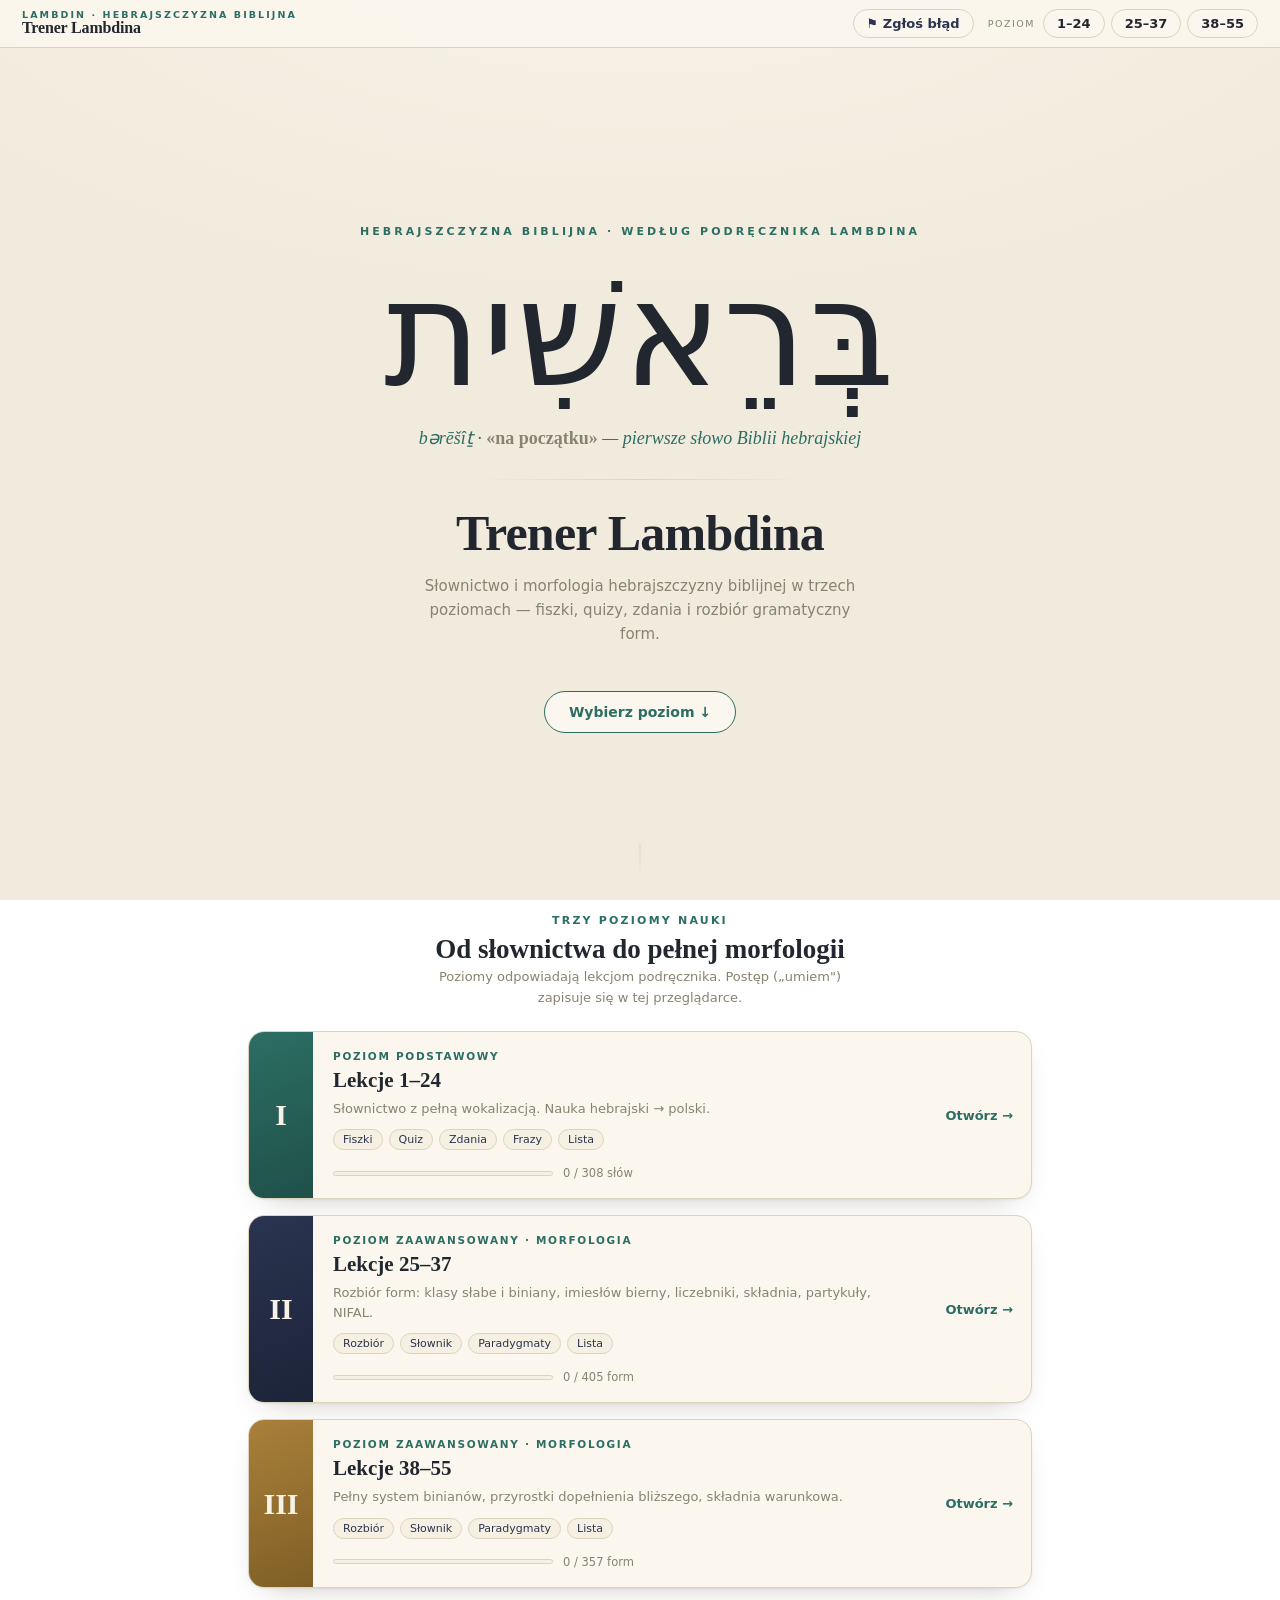
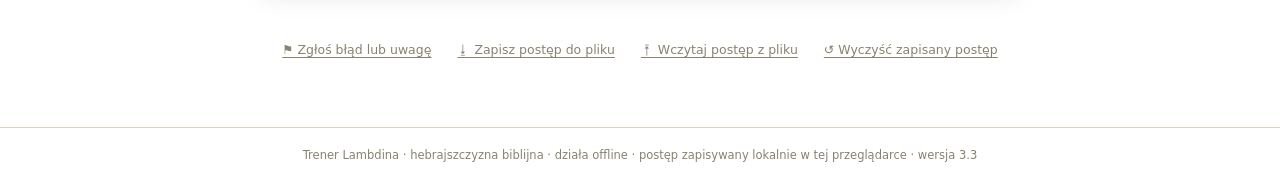
<file: src/shell.html>
<!DOCTYPE html>
<html lang="pl">
<head>
<meta charset="utf-8">
<meta name="viewport" content="width=device-width, initial-scale=1, viewport-fit=cover">
<title>Trener Lambdina — hebrajszczyzna biblijna</title>
<meta name="description" content="Trener słownictwa i morfologii hebrajszczyzny biblijnej według podręcznika Lambdina — trzy poziomy, fiszki, quizy, rozbiór form. Działa offline.">
<meta name="theme-color" content="#F1EBDD">
<link rel="icon" href="data:image/svg+xml,%3Csvg xmlns='http://www.w3.org/2000/svg' viewBox='0 0 64 64'%3E%3Crect width='64' height='64' rx='14' fill='%232A3450'/%3E%3Ctext x='32' y='47' font-size='44' text-anchor='middle' fill='%23F6F2E7' font-family='serif'%3E%D7%90%3C/text%3E%3C/svg%3E">
<style id="fonts">/*FONTS*/</style>
<style>
  :root{
    --paper:#F1EBDD;--surface:#FBF7EE;--surface-2:#F6F0E3;
    --ink:#22262F;--indigo:#2A3450;--verdigris:#2C6E63;--gold:#A9803A;
    --muted:#8A8270;--line:#DCD3BF;
    --shadow:0 1px 2px rgba(40,30,10,.05),0 12px 30px -18px rgba(40,30,10,.35);
    --he:'Frank Ruhl Libre',serif;--serif:'Spectral',Georgia,serif;--sans:'Inter',system-ui,sans-serif;
    --barH:60px;
  }
  *{box-sizing:border-box}
  html,body{margin:0;height:100%}
  body{background:radial-gradient(120% 80% at 50% -12%, #F8F3E8 0%, var(--paper) 58%) fixed;
    color:var(--ink);font-family:var(--serif);-webkit-font-smoothing:antialiased;
    display:flex;flex-direction:column;min-height:100dvh;}

  .appbar{position:sticky;top:0;z-index:20;background:rgba(251,247,238,.9);
    backdrop-filter:saturate(1.1) blur(7px);border-bottom:1px solid var(--line);
    display:flex;align-items:center;gap:14px;flex-wrap:wrap;padding:9px clamp(12px,3vw,22px);}
  .brand{display:flex;flex-direction:column;line-height:1.05;margin-right:auto;cursor:pointer}
  .brand .k{font-family:var(--sans);font-size:9.5px;letter-spacing:.22em;text-transform:uppercase;color:var(--verdigris);font-weight:600}
  .brand .n{font-family:var(--serif);font-weight:600;font-size:16px;letter-spacing:-.01em}
  .tabs{display:flex;align-items:center;gap:6px;flex-wrap:wrap}
  .tabs .tlabel{font-family:var(--sans);font-size:9.5px;letter-spacing:.16em;text-transform:uppercase;color:var(--muted);margin-right:2px}
  .tab{font-family:var(--sans);font-size:13px;font-weight:600;border:1px solid var(--line);background:var(--surface);color:var(--ink);
    padding:6px 13px;border-radius:999px;cursor:pointer;transition:.15s}
  .tab:hover{border-color:var(--verdigris)}
  .tab[aria-pressed="true"]{background:var(--indigo);border-color:var(--indigo);color:#F6F2E7}
  .menubtn,.iconbtn{font-family:var(--sans);font-size:13px;font-weight:600;border:1px solid var(--line);background:var(--surface);
    color:var(--indigo);padding:6px 13px;border-radius:999px;cursor:pointer;transition:.15s}
  .menubtn:hover,.iconbtn:hover{border-color:var(--verdigris)}
  .menubtn{display:none}
  body[data-view="level"] .menubtn{display:inline-block}
  .menubtn .mb-short{display:none}

  .menu{flex:1;width:100%}
  body[data-view="level"] .menu{display:none}

  .cover{min-height:calc(100dvh - var(--barH));display:flex;flex-direction:column;align-items:center;justify-content:center;
    text-align:center;padding:40px 20px 30px;position:relative;overflow:hidden}
  .cover::after{content:"";position:absolute;left:50%;bottom:22px;transform:translateX(-50%);width:1px;height:34px;
    background:linear-gradient(var(--line),transparent)}
  .cover .eyebrow{font-family:var(--sans);font-size:11px;letter-spacing:.28em;text-transform:uppercase;color:var(--verdigris);font-weight:600;margin-bottom:20px}
  .hero-he{font-family:var(--he);direction:rtl;unicode-bidi:isolate;font-size:clamp(66px,17vw,148px);line-height:1.05;font-weight:500;letter-spacing:.01em}
  .hero-gloss{font-family:var(--serif);font-style:italic;font-size:clamp(14px,3.4vw,18px);color:var(--verdigris);margin-top:14px}
  .hero-gloss b{font-style:normal;font-weight:600;color:var(--muted)}
  .cover .rule{height:1px;width:min(320px,72vw);background:linear-gradient(90deg,transparent,var(--line),transparent);margin:30px auto 24px}
  .cover h1{font-family:var(--serif);font-weight:600;font-size:clamp(30px,7vw,50px);margin:0;letter-spacing:-.015em}
  .cover .tagline{font-family:var(--sans);font-size:clamp(13px,3.2vw,15px);color:var(--muted);margin-top:12px;max-width:46ch;line-height:1.6}
  .cover .start{margin-top:30px;font-family:var(--sans);font-size:14px;font-weight:600;border:1px solid var(--verdigris);
    background:var(--surface);color:var(--verdigris);padding:12px 24px;border-radius:999px;cursor:pointer;transition:.16s}
  .cover .start:hover{background:var(--verdigris);color:#F6F2E7;transform:translateY(-1px)}

  .rise{opacity:0;transform:translateY(14px);animation:rise .7s cubic-bezier(.2,.7,.2,1) forwards}
  .rise.d1{animation-delay:.05s}.rise.d2{animation-delay:.16s}.rise.d3{animation-delay:.28s}
  .rise.d4{animation-delay:.4s}.rise.d5{animation-delay:.52s}
  @keyframes rise{to{opacity:1;transform:none}}

  .picker{max-width:820px;margin:0 auto;width:100%;padding:8px 18px 64px}
  .picker-head{text-align:center;margin:6px 0 22px}
  .picker-head .eyebrow{font-family:var(--sans);font-size:11px;letter-spacing:.2em;text-transform:uppercase;color:var(--verdigris);font-weight:600}
  .picker-head h2{font-family:var(--serif);font-weight:600;font-size:clamp(20px,4.6vw,27px);margin:.25em 0 .1em}
  .picker-head p{font-family:var(--sans);font-size:13px;color:var(--muted);max-width:52ch;margin:0 auto;line-height:1.6}

  .cards{display:flex;flex-direction:column;gap:16px;margin-top:18px}
  .card{display:flex;align-items:stretch;text-align:left;background:var(--surface);border:1px solid var(--line);
    border-radius:16px;box-shadow:var(--shadow);padding:0;cursor:pointer;overflow:hidden;transition:.18s;
    font-family:var(--serif);color:var(--ink);width:100%}
  .card:hover{transform:translateY(-2px);border-color:var(--verdigris)}
  .card:focus-visible{outline:2px solid var(--verdigris);outline-offset:3px}
  .card-num{flex:0 0 auto;width:64px;display:flex;align-items:center;justify-content:center;font-family:var(--serif);
    font-size:30px;font-weight:600;color:#F6F2E7;background:linear-gradient(160deg,var(--indigo),#1c2438)}
  .card[data-go="l1"] .card-num{background:linear-gradient(160deg,var(--verdigris),#1f5049)}
  .card[data-go="l3"] .card-num{background:linear-gradient(160deg,var(--gold),#7f5f26)}
  .card-body{flex:1;padding:18px 20px;display:flex;flex-direction:column;gap:6px;min-width:0}
  .card-kicker{font-family:var(--sans);font-size:10.5px;letter-spacing:.16em;text-transform:uppercase;color:var(--verdigris);font-weight:600}
  .card-title{font-family:var(--serif);font-size:21px;font-weight:600}
  .card-desc{font-family:var(--sans);font-size:13px;color:var(--muted);line-height:1.55}
  .card-modes{display:flex;flex-wrap:wrap;gap:6px;margin-top:4px}
  .mode{font-family:var(--sans);font-size:11px;color:var(--indigo);border:1px solid var(--line);background:var(--surface-2);border-radius:999px;padding:3px 9px}
  .card-open{flex:0 0 auto;align-self:center;padding:0 18px;font-family:var(--sans);font-size:13px;font-weight:600;color:var(--verdigris);white-space:nowrap}
  .prog{display:flex;align-items:center;gap:10px;margin-top:10px}
  .prog-bar{flex:1;height:5px;background:var(--surface-2);border:1px solid var(--line);border-radius:99px;overflow:hidden;max-width:220px}
  .prog-bar > i{display:block;height:100%;width:0;background:linear-gradient(90deg,var(--verdigris),var(--gold));transition:width .4s}
  .prog-txt{font-family:var(--sans);font-size:11.5px;color:var(--muted);white-space:nowrap}

  .menu-tools{display:flex;justify-content:center;gap:10px;flex-wrap:wrap;margin-top:8px}
  .menu-note{font-family:var(--sans);font-size:12.5px;color:var(--verdigris);text-align:center;min-height:18px;margin-top:22px}
  .linkbtn{font-family:var(--sans);font-size:12.5px;color:var(--muted);background:none;border:0;cursor:pointer;
    text-decoration:underline;text-underline-offset:3px;padding:6px 8px;border-radius:8px}
  .linkbtn:hover{color:var(--verdigris)}

  .stage{flex:1;display:none;width:100%}
  body[data-view="level"] .stage{display:block}
  .framewrap{position:relative;width:100%;height:calc(100dvh - var(--barH))}
  .framewrap iframe{width:100%;height:100%;border:0;display:block;background:var(--paper)}
  .framewrap iframe:not(.active){display:none}
  .loading{position:absolute;inset:0;display:flex;align-items:center;justify-content:center;font-family:var(--sans);
    font-size:13px;color:var(--muted);pointer-events:none;background:var(--paper);transition:opacity .25s}
  .loading.hide{opacity:0}

  /* ---- modal zgłaszania błędu ---- */
  .overlay{position:fixed;inset:0;z-index:60;background:rgba(34,38,47,.45);display:none;align-items:center;justify-content:center;padding:18px}
  .overlay.open{display:flex}
  .modal{background:var(--surface);border:1px solid var(--line);border-radius:16px;box-shadow:0 30px 60px -20px rgba(30,20,5,.5);
    width:min(560px,100%);max-height:88dvh;overflow:auto;padding:22px}
  .modal h3{font-family:var(--serif);font-size:21px;font-weight:600;margin:0 0 4px}
  .modal .sub{font-family:var(--sans);font-size:12.5px;color:var(--muted);margin:0 0 16px;line-height:1.55}
  .modal label{display:block;font-family:var(--sans);font-size:11px;letter-spacing:.14em;text-transform:uppercase;
    color:var(--verdigris);font-weight:600;margin:14px 0 6px}
  .modal textarea,.modal input,.modal select{width:100%;font-family:var(--sans);font-size:13.5px;color:var(--ink);
    background:var(--surface-2);border:1px solid var(--line);border-radius:10px;padding:10px 12px;resize:vertical}
  .modal textarea{min-height:96px}
  .modal textarea:focus,.modal input:focus,.modal select:focus{outline:2px solid var(--verdigris);outline-offset:1px}
  .ctx{font-family:var(--sans);font-size:11.5px;color:var(--muted);background:var(--surface-2);border:1px dashed var(--line);
    border-radius:10px;padding:10px 12px;margin-top:12px;line-height:1.6;white-space:pre-wrap;word-break:break-word}
  .actions{display:flex;gap:9px;flex-wrap:wrap;margin-top:18px}
  .btn{font-family:var(--sans);font-size:13px;font-weight:600;border-radius:999px;padding:10px 18px;cursor:pointer;border:1px solid var(--line);
    background:var(--surface-2);color:var(--indigo);transition:.15s}
  .btn:hover{border-color:var(--verdigris)}
  .btn.primary{background:var(--verdigris);border-color:var(--verdigris);color:#F6F2E7}
  .btn.primary:hover{filter:brightness(1.07)}
  .btn.ghost{background:none;border-color:transparent;color:var(--muted);margin-left:auto}
  .toast{font-family:var(--sans);font-size:12.5px;color:var(--verdigris);margin-top:10px;min-height:18px}

  footer{font-family:var(--sans);font-size:11.5px;color:var(--muted);text-align:center;padding:18px;line-height:1.7;border-top:1px solid var(--line)}
  body[data-view="level"] footer{display:none}

  @media (max-width:560px){
    .card{flex-wrap:wrap}.card-num{width:100%;height:44px;font-size:20px}.card-open{display:none}
    .appbar{gap:8px;padding:8px 12px}
    .brand .k{display:none}.brand .n{font-size:15px}
    .tabs .tlabel{display:none}
    .tab{padding:6px 11px;font-size:12.5px;min-height:36px}
    .menubtn{min-height:36px}
    body[data-view="level"] .appbar{flex-wrap:nowrap;align-items:center}
    body[data-view="level"] .brand{display:none}
    body[data-view="level"] .menubtn{padding:6px 12px;font-size:16px;line-height:1;margin-right:auto}
    .menubtn .mb-full{display:none}
    .menubtn .mb-short{display:inline}
    #reportTop{display:none}
  }
  @media (prefers-reduced-motion:reduce){*{transition:none!important}.rise{animation:none;opacity:1;transform:none}}
</style>
</head>
<body data-view="menu">

  <div class="appbar">
    <div class="brand" id="brand" role="button" tabindex="0" aria-label="Strona tytułowa">
      <span class="k">Lambdin · Hebrajszczyzna biblijna</span>
      <span class="n">Trener Lambdina</span>
    </div>
    <button class="menubtn" id="toMenu" aria-label="Strona tytułowa"><span class="mb-full">☰ Strona tytułowa</span><span class="mb-short" aria-hidden="true">‹</span></button>
    <button class="iconbtn" id="reportTop" title="Zgłoś błąd w materiale">⚑ Zgłoś błąd</button>
    <div class="tabs">
      <span class="tlabel">Poziom</span>
      <button class="tab" data-go="l1" aria-pressed="false">1–24</button>
      <button class="tab" data-go="l2" aria-pressed="false">25–37</button>
      <button class="tab" data-go="l3" aria-pressed="false">38–55</button>
    </div>
  </div>

  <main class="menu" id="menu">
    <section class="cover">
      <div class="eyebrow rise d1">Hebrajszczyzna biblijna · według podręcznika Lambdina</div>
      <div class="hero-he rise d2">בְּרֵאשִׁית</div>
      <div class="hero-gloss rise d3">bərēšîṯ · <b>«na początku»</b> — pierwsze słowo Biblii hebrajskiej</div>
      <div class="rule rise d3"></div>
      <h1 class="rise d4">Trener Lambdina</h1>
      <p class="tagline rise d4">Słownictwo i morfologia hebrajszczyzny biblijnej w trzech poziomach — fiszki, quizy, zdania i rozbiór gramatyczny form.</p>
      <button class="start rise d5" id="startBtn">Wybierz poziom ↓</button>
    </section>

    <div class="picker" id="picker">
      <div class="picker-head">
        <div class="eyebrow">Trzy poziomy nauki</div>
        <h2>Od słownictwa do pełnej morfologii</h2>
        <p>Poziomy odpowiadają lekcjom podręcznika. Postęp („umiem") zapisuje się w tej przeglądarce.</p>
      </div>
      <div class="cards">
      <button class="card" data-go="l1" aria-label="Otwórz poziom: Lekcje 1–24">
        <span class="card-num" aria-hidden="true">I</span>
        <span class="card-body">
          <span class="card-kicker">Poziom podstawowy</span>
          <span class="card-title">Lekcje 1–24</span>
          <span class="card-desc">Słownictwo z pełną wokalizacją. Nauka hebrajski → polski.</span>
          <span class="card-modes"><span class="mode">Fiszki</span><span class="mode">Quiz</span><span class="mode">Zdania</span><span class="mode">Frazy</span><span class="mode">Lista</span></span>
          <span class="prog" data-prog="l1">
            <span class="prog-bar"><i></i></span>
            <span class="prog-txt">—</span>
          </span>
        </span>
        <span class="card-open">Otwórz →</span>
      </button>
      <button class="card" data-go="l2" aria-label="Otwórz poziom: Lekcje 25–37">
        <span class="card-num" aria-hidden="true">II</span>
        <span class="card-body">
          <span class="card-kicker">Poziom zaawansowany · morfologia</span>
          <span class="card-title">Lekcje 25–37</span>
          <span class="card-desc">Rozbiór form: klasy słabe i biniany, imiesłów bierny, liczebniki, składnia, partykuły, NIFAL.</span>
          <span class="card-modes"><span class="mode">Rozbiór</span><span class="mode">Słownik</span><span class="mode">Paradygmaty</span><span class="mode">Lista</span></span>
          <span class="prog" data-prog="l2">
            <span class="prog-bar"><i></i></span>
            <span class="prog-txt">—</span>
          </span>
        </span>
        <span class="card-open">Otwórz →</span>
      </button>
      <button class="card" data-go="l3" aria-label="Otwórz poziom: Lekcje 38–55">
        <span class="card-num" aria-hidden="true">III</span>
        <span class="card-body">
          <span class="card-kicker">Poziom zaawansowany · morfologia</span>
          <span class="card-title">Lekcje 38–55</span>
          <span class="card-desc">Pełny system binianów, przyrostki dopełnienia bliższego, składnia warunkowa.</span>
          <span class="card-modes"><span class="mode">Rozbiór</span><span class="mode">Słownik</span><span class="mode">Paradygmaty</span><span class="mode">Lista</span></span>
          <span class="prog" data-prog="l3">
            <span class="prog-bar"><i></i></span>
            <span class="prog-txt">—</span>
          </span>
        </span>
        <span class="card-open">Otwórz →</span>
      </button>
      </div>
      <div class="menu-note" id="menuNote" role="status"></div>
      <div class="menu-tools">
        <button class="linkbtn" id="reportBtn">⚑ Zgłoś błąd lub uwagę</button>
        <button class="linkbtn" id="exportBtn">⭳ Zapisz postęp do pliku</button>
        <button class="linkbtn" id="importBtn">⭱ Wczytaj postęp z pliku</button>
        <button class="linkbtn" id="resetBtn">↺ Wyczyść zapisany postęp</button>
        <input type="file" id="importFile" accept="application/json,.json" hidden>
      </div>
    </div>
  </main>

  <section class="stage" id="stage" aria-label="Trener">
    <div class="framewrap" id="framewrap">
      <div class="loading" id="loading">Wczytywanie poziomu…</div>
    </div>
  </section>

  <footer>Trener Lambdina · hebrajszczyzna biblijna · działa offline · postęp zapisywany lokalnie w tej przeglądarce · wersja <span id="verLabel"></span></footer>

  <!-- MODAL: zgłoszenie błędu -->
  <div class="overlay" id="overlay" role="dialog" aria-modal="true" aria-labelledby="repTitle">
    <div class="modal">
      <h3 id="repTitle">Zgłoś błąd lub uwagę</h3>
      <p class="sub">Znalazłaś/-eś literówkę, złe tłumaczenie albo błąd w rozbiorze? Opisz to krótko — do zgłoszenia dołączymy automatycznie miejsce, w którym jesteś.</p>

      <label for="repWhat">Czego dotyczy</label>
      <select id="repWhat">
        <option>Błąd w tłumaczeniu</option>
        <option>Błąd w zapisie hebrajskim / wokalizacji</option>
        <option>Błąd w transliteracji</option>
        <option>Błąd w rozbiorze gramatycznym</option>
        <option>Literówka / interpunkcja</option>
        <option>Problem techniczny (aplikacja)</option>
        <option>Propozycja / inne</option>
      </select>

      <label for="repText">Opis</label>
      <textarea id="repText" placeholder="Np.: lekcja 12, hasło אֱלֹהִים — w tłumaczeniu powinno być…"></textarea>

      <label for="repFrom">Twój e-mail (opcjonalnie, do odpowiedzi)</label>
      <input id="repFrom" type="email" placeholder="np. anna@example.com">

      <div class="ctx" id="repCtx">—</div>

      <div class="actions">
        <button class="btn primary" id="sendMail">✉ Wyślij e-mailem</button>
        <button class="btn" id="copyRep">⧉ Skopiuj zgłoszenie</button>
        <button class="btn" id="openForm" style="display:none">↗ Otwórz formularz</button>
        <button class="btn ghost" id="closeRep">Zamknij</button>
      </div>
      <div class="toast" id="repToast"></div>
    </div>
  </div>

<!-- kod wstrzykiwany do ramek: dostarcza trenerom brakujące API window.storage -->
<script type="text/plain" id="embedCss">
/* warstwa powłoki: zwarty nagłówek i zwijane filtry na telefonie */
.flt-toggle{display:none;font-family:var(--sans);font-size:12.5px;font-weight:600;color:var(--indigo);background:var(--surface);
  border:1px dashed var(--line);border-radius:999px;padding:8px 14px;cursor:pointer;align-self:center;max-width:100%;
  white-space:nowrap;overflow:hidden;text-overflow:ellipsis}
@media (max-width:560px){
  header.masthead .eyebrow, header.masthead .sub{display:none}
  header.masthead{margin-bottom:10px}
  header.masthead h1{font-size:20px;margin:0}
  .chip{min-height:36px}
  .flt-toggle{display:block}
  .controls.flt-collapsed .row:not(.modes):not(.sub-toggle){display:none!important}
}
</script>
<script type="text/plain" id="embedJs">
(function(){
  function init(){
    var c=document.querySelector('.controls'); if(!c) return;
    var rows=[].slice.call(c.querySelectorAll('.row')).filter(function(r){return !r.classList.contains('modes')&&!r.classList.contains('sub-toggle');});
    if(!rows.length) return;
    var b=document.createElement('button'); b.type='button'; b.className='flt-toggle';
    c.insertBefore(b, rows[0]);
    function summary(){
      var parts=[];
      rows.forEach(function(r){
        if(r.style.display==='none') return;
        var lab=r.querySelector('.label'), on=r.querySelector('.chip[aria-pressed="true"]');
        if(lab&&on&&!/^wszystkie$/i.test(on.textContent.trim())) parts.push(lab.textContent.trim()+': '+on.textContent.trim());
      });
      return parts.join(' · ');
    }
    function paint(){
      var open=!c.classList.contains('flt-collapsed'), s=summary();
      b.setAttribute('aria-expanded', open?'true':'false');
      b.textContent = open ? 'Ukryj filtry ▴' : ('Filtry' + (s ? ' · ' + s : '') + ' ▾');
    }
    c.classList.add('flt-collapsed');
    b.addEventListener('click', function(){ c.classList.toggle('flt-collapsed'); paint(); });
    c.addEventListener('click', function(e){ if(e.target.closest && e.target.closest('.chip')) setTimeout(paint,0); });
    paint();
  }
  if(document.readyState==='loading') document.addEventListener('DOMContentLoaded', init); else init();
})();
</script>
<script type="text/plain" id="storageShim">
(function(){
  var LS=null;
  try{ localStorage.setItem('__probe__','1'); localStorage.removeItem('__probe__'); LS=localStorage; }catch(e){}
  if(!LS){ try{ if(window.parent && window.parent!==window){ window.parent.localStorage.setItem('__probe__','1'); window.parent.localStorage.removeItem('__probe__'); LS=window.parent.localStorage; } }catch(e){} }
  var mem={};
  function rd(k){ try{ return LS?LS.getItem(k):(k in mem?mem[k]:null); }catch(e){ return (k in mem?mem[k]:null); } }
  function wr(k,v){ try{ if(LS){LS.setItem(k,v);} else {mem[k]=v;} }catch(e){ mem[k]=v; } }
  function rm(k){ try{ if(LS){LS.removeItem(k);} else {delete mem[k];} }catch(e){ delete mem[k]; } }
  window.storage={
    get:function(k){ var v=rd(k); return Promise.resolve(v==null?null:{key:k,value:v,shared:false}); },
    set:function(k,v){ v=String(v); wr(k,v); try{ if(window.parent&&window.parent!==window&&window.parent.onProgressChanged) window.parent.onProgressChanged(); }catch(e){} return Promise.resolve({key:k,value:v,shared:false}); },
    delete:function(k){ rm(k); try{ if(window.parent&&window.parent!==window&&window.parent.onProgressChanged) window.parent.onProgressChanged(); }catch(e){} return Promise.resolve({key:k,deleted:true,shared:false}); },
    list:function(prefix){ var keys=[]; try{ if(LS){ for(var i=0;i<LS.length;i++){ var k=LS.key(i); if(!prefix||k.indexOf(prefix)===0) keys.push(k); } } else { for(var k2 in mem){ if(!prefix||k2.indexOf(prefix)===0) keys.push(k2); } } }catch(e){}
      return Promise.resolve({keys:keys,prefix:prefix||'',shared:false}); }
  };
})();
</script>

<script>
  /* ====================== KONFIGURACJA — do ustawienia ======================
     reportEmail    – Twój adres; przycisk „Wyślij e-mailem" otworzy program pocztowy
                      z gotową treścią. Zostaw pusty, jeśli nie chcesz podawać adresu.
     reportFormUrl  – ewentualny link do formularza Google. Jeśli podasz, pojawi się
                      dodatkowy przycisk „Otwórz formularz".
     formFields     – identyfikatory pól formularza (entry.XXXXXXX). Jeśli je uzupełnisz,
                      formularz otworzy się JUŻ WYPEŁNIONY: rodzajem błędu, opisem,
                      kontaktem i kontekstem (poziom / tryb / hasło / data / wersja).
                      Skąd je wziąć — patrz instrukcja obok pliku.
     ======================================================================== */
  const CONFIG = {
    reportEmail: "",
    reportFormUrl: "",
    formFields: {
      what:    "",   // np. "entry.1234567890"  — pytanie „Czego dotyczy"
      desc:    "",   // np. "entry.2345678901"  — pytanie „Opis"
      contact: "",   // np. "entry.3456789012"  — pytanie „Twój e-mail"
      context: ""    // np. "entry.4567890123"  — pytanie „Kontekst (wypełnia się samo)"
    },
    version: "3.3"
  };

  const B64 = {/*B64*/};
  const LEVELS = [
    {id:"l1",label:"Lekcje 1–24",key:"lambdin:known:v2",statsKey:"lambdin:quizstats:v1",kind:"array",total:308,unit:"słów"},
    {id:"l2",label:"Lekcje 25–37",key:"lambdin:adv:known:v1",statsKey:"lambdin:adv:quizstats:v1",kind:"map",total:405,unit:"form"},
    {id:"l3",label:"Lekcje 38–55",key:"lambdin:adv-merged:38-55:known:v1",statsKey:"lambdin:adv-merged:38-55:quizstats:v1",kind:"map",total:357,unit:"form"}
  ];
  const FONT_CSS = document.getElementById("fonts").textContent;
  const SHIM_CODE = document.getElementById("storageShim").textContent;
  const EMBED_CSS = document.getElementById("embedCss").textContent;
  const EMBED_JS = document.getElementById("embedJs").textContent;
  const IDS = LEVELS.map(l => l.id);
  const frames = {};
  const body = document.body;
  const wrap = document.getElementById("framewrap");
  const loading = document.getElementById("loading");
  const tabs = [...document.querySelectorAll(".tab")];

  function b64ToUtf8(b64){
    const bin = atob(b64), bytes = new Uint8Array(bin.length);
    for(let i=0;i<bin.length;i++) bytes[i]=bin.charCodeAt(i);
    return new TextDecoder("utf-8").decode(bytes);
  }

  /* --- przygotowanie trenera: offline + wstrzyknięcie window.storage --- */
  function prepare(id){
    let doc = b64ToUtf8(B64[id]);
    doc = doc.replace(/<link\b[^>]*(?:fonts\.googleapis\.com|fonts\.gstatic\.com)[^>]*>/gi, "");
    doc = doc.replace(/<link\b[^>]*rel=["']preconnect["'][^>]*>/gi, "");
    doc = doc.replace(/<style>/i, "<style>" + FONT_CSS + "</style>\n<style>");
    const tag = "<style>" + EMBED_CSS + "</style>" +
                "<scr"+"ipt>" + SHIM_CODE + "</scr"+"ipt>" +
                "<scr"+"ipt>" + EMBED_JS + "</scr"+"ipt>";
    if(/<\/head>/i.test(doc)) doc = doc.replace(/<\/head>/i, tag + "</head>");
    else doc = tag + doc;
    return doc;
  }

  /* ------------------------- POSTĘP ------------------------- */
  function safeLS(){ try{ localStorage.setItem("__p__","1"); localStorage.removeItem("__p__"); return localStorage; }catch(e){ return null; } }
  const LS = safeLS();

  function countKnown(l){
    try{
      const raw = LS ? LS.getItem(l.key) : null;
      if(!raw) return 0;
      const v = JSON.parse(raw);
      if(l.kind === "array") return Array.isArray(v) ? v.length : 0;
      return Object.values(v).filter(Boolean).length;
    }catch(e){ return 0; }
  }

  function renderProgress(){
    LEVELS.forEach(l => {
      const el = document.querySelector('[data-prog="'+l.id+'"]');
      if(!el) return;
      const n = countKnown(l), pct = l.total ? Math.min(100, Math.round(n/l.total*100)) : 0;
      el.querySelector("i").style.width = pct + "%";
      el.querySelector(".prog-txt").textContent = n ? (n + " / " + l.total + " " + l.unit + " · " + pct + "%") : ("0 / " + l.total + " " + l.unit);
    });
  }
  // wywoływane z wnętrza ramki po każdym zapisie
  window.onProgressChanged = function(){ renderProgress(); };

  const menuNote = document.getElementById("menuNote");
  function note(t){ menuNote.textContent = t; }
  // po zmianie zapisanych danych: wczytaj trenery od nowa, żeby odczytały aktualny stan
  function reloadFrames(){
    Object.keys(frames).forEach(id => { try{ frames[id].remove(); }catch(e){} delete frames[id]; });
    renderProgress();
  }
  const DATA_KEYS = () => LEVELS.flatMap(l => [l.key, l.statsKey]);

  document.getElementById("resetBtn").addEventListener("click", () => {
    if(!confirm("Wyczyścić zapisany postęp i statystyki quizów we wszystkich trzech poziomach?")) return;
    try{ DATA_KEYS().forEach(k => LS && LS.removeItem(k)); }catch(e){}
    reloadFrames();
    note("Postęp wyczyszczony.");
  });

  document.getElementById("exportBtn").addEventListener("click", () => {
    const data = {};
    try{ DATA_KEYS().forEach(k => { const v = LS ? LS.getItem(k) : null; if(v != null) data[k] = v; }); }catch(e){}
    if(!Object.keys(data).length){ note("Nie ma jeszcze postępu do zapisania."); return; }
    const payload = {app:"trener-lambdina", version:CONFIG.version, exported:new Date().toISOString(), data};
    const blob = new Blob([JSON.stringify(payload, null, 1)], {type:"application/json"});
    const a = document.createElement("a");
    a.href = URL.createObjectURL(blob);
    a.download = "trener-lambdina-postep-" + new Date().toISOString().slice(0,10) + ".json";
    document.body.appendChild(a); a.click(); a.remove();
    setTimeout(() => URL.revokeObjectURL(a.href), 2000);
    note("Zapisano plik z postępem — wczytasz go w innej przeglądarce lub na innym urządzeniu.");
  });

  const importFile = document.getElementById("importFile");
  document.getElementById("importBtn").addEventListener("click", () => { importFile.value = ""; importFile.click(); });
  importFile.addEventListener("change", async () => {
    const file = importFile.files && importFile.files[0];
    if(!file) return;
    try{
      const payload = JSON.parse(await file.text());
      if(!payload || payload.app !== "trener-lambdina" || typeof payload.data !== "object") throw new Error("format");
      const allowed = new Set(DATA_KEYS());
      const entries = Object.entries(payload.data).filter(([k,v]) => allowed.has(k) && typeof v === "string");
      if(!entries.length) throw new Error("pusty");
      entries.forEach(([k,v]) => JSON.parse(v));            // każda wartość musi być poprawnym JSON-em
      if(!LS) throw new Error("storage");
      if(!confirm("Wczytać postęp z pliku? Zastąpi on postęp zapisany w tej przeglądarce.")) return;
      entries.forEach(([k,v]) => LS.setItem(k, v));
      reloadFrames();
      note("Postęp wczytany z pliku.");
    }catch(e){
      note(e.message === "storage" ? "Ta przeglądarka nie pozwala zapisać postępu." : "To nie jest plik z postępem Trenera Lambdina.");
    }
  });

  /* ------------------------- NAWIGACJA ------------------------- */
  function measureBar(){
    const bar = document.querySelector(".appbar");
    if(bar) document.documentElement.style.setProperty("--barH", bar.offsetHeight + "px");
  }
  function ensureFrame(id){
    if(frames[id]) return frames[id];
    const f = document.createElement("iframe");
    f.title = "Trener — " + id;
    f.addEventListener("load", () => { loading.classList.add("hide"); renderProgress(); });
    f.srcdoc = prepare(id);
    wrap.appendChild(f);
    frames[id] = f;
    return f;
  }
  function showMenu(){
    body.dataset.view = "menu";
    tabs.forEach(t => t.setAttribute("aria-pressed","false"));
    if(location.hash) history.replaceState(null,"","#");
    renderProgress();
    window.scrollTo(0,0);
  }
  function openLevel(id, push=true){
    if(!IDS.includes(id)) return;
    body.dataset.view = "level";
    measureBar();
    loading.classList.remove("hide");
    const f = ensureFrame(id);
    Object.values(frames).forEach(fr => fr.classList.remove("active"));
    f.classList.add("active");
    try{ if(f.contentDocument && f.contentDocument.readyState === "complete") loading.classList.add("hide"); }catch(e){}
    tabs.forEach(t => t.setAttribute("aria-pressed", t.dataset.go===id ? "true":"false"));
    if(push && location.hash !== "#"+id) history.pushState({id}, "", "#"+id);
    window.scrollTo(0,0);
  }
  document.querySelectorAll("[data-go]").forEach(el => el.addEventListener("click", () => openLevel(el.dataset.go)));
  document.getElementById("toMenu").addEventListener("click", showMenu);
  document.getElementById("startBtn").addEventListener("click", () => document.getElementById("picker").scrollIntoView({behavior:"smooth", block:"start"}));
  const brand = document.getElementById("brand");
  brand.addEventListener("click", showMenu);
  brand.addEventListener("keydown", e => { if(e.key==="Enter"||e.key===" "){ e.preventDefault(); showMenu(); } });
  window.addEventListener("popstate", () => {
    const id = location.hash.replace("#","");
    if(IDS.includes(id)) openLevel(id, false); else showMenu();
  });
  window.addEventListener("resize", () => { if(body.dataset.view==="level") measureBar(); });
  window.addEventListener("load", measureBar);

  /* ------------------------- ZGŁASZANIE BŁĘDÓW ------------------------- */
  const overlay = document.getElementById("overlay");
  const repToast = document.getElementById("repToast");

  function currentContext(){
    const lvl = IDS.find(id => frames[id] && frames[id].classList.contains("active") && body.dataset.view==="level");
    const meta = LEVELS.find(l => l.id === lvl);
    let mode = "—", entry = "—", filter = "";
    try{
      if(lvl){
        const d = frames[lvl].contentDocument;
        const pressed = sel => [...d.querySelectorAll(sel)].find(b => b.getAttribute("aria-pressed")==="true" && b.offsetParent !== null);
        const act = pressed("[data-mode]");
        if(act) mode = act.textContent.trim();
        const sub = pressed("[data-pmode]");
        if(sub) mode += " (" + sub.textContent.trim() + ")";
        const les = pressed("[data-lesson]");
        if(les && !/^wszystkie$/i.test(les.textContent.trim())) filter = "lekcja " + les.textContent.trim();
        const st = d.getElementById("stage") || d.body;
        if(st.querySelector(".qsum")) entry = "podsumowanie quizu";
        else {
          const box = st.querySelector(".card, .q-card, .s-card");
          const he = box && box.querySelector(".he, .s-he");
          if(he){
            entry = he.textContent.trim();
            const m = (box.innerText + " " + ((st.querySelector(".deckbar")||{}).innerText || "")).match(/lekcja\s+\d+/i);
            if(m) entry += "  (" + m[0].toLowerCase() + ")";
          }
        }
      }
    }catch(e){}
    return {
      level: meta ? meta.label : "strona tytułowa / wybór poziomu",
      mode, entry, filter,
      when: new Date().toLocaleString("pl-PL"),
      ua: navigator.userAgent,
      ver: CONFIG.version
    };
  }

  function fillContext(){
    const c = currentContext();
    document.getElementById("repCtx").textContent =
      "Miejsce: " + c.level + "\nTryb: " + c.mode + (c.filter ? "\nFiltr: " + c.filter : "") + "\nHasło na ekranie: " + c.entry +
      "\nData: " + c.when + "\nWersja: " + c.ver;
    return c;
  }

  function buildReport(){
    const c = currentContext();
    const what = document.getElementById("repWhat").value;
    const text = document.getElementById("repText").value.trim();
    const from = document.getElementById("repFrom").value.trim();
    return "ZGŁOSZENIE — Trener Lambdina\n" +
      "--------------------------------\n" +
      "Rodzaj: " + what + "\n" +
      "Opis: " + (text || "(nie wpisano)") + "\n" +
      (from ? "Kontakt: " + from + "\n" : "") +
      "--------------------------------\n" +
      "Miejsce: " + c.level + "\n" +
      "Tryb: " + c.mode + "\n" +
      (c.filter ? "Filtr: " + c.filter + "\n" : "") +
      "Hasło na ekranie: " + c.entry + "\n" +
      "Data: " + c.when + "\n" +
      "Wersja: " + c.ver + "\n" +
      "Przeglądarka: " + c.ua + "\n";
  }

  function openReport(){
    fillContext();
    repToast.textContent = "";
    overlay.classList.add("open");
    document.getElementById("repText").focus();
  }
  function closeReport(){ overlay.classList.remove("open"); }

  document.getElementById("reportBtn").addEventListener("click", openReport);
  document.getElementById("reportTop").addEventListener("click", openReport);
  document.getElementById("closeRep").addEventListener("click", closeReport);
  overlay.addEventListener("click", e => { if(e.target === overlay) closeReport(); });
  document.addEventListener("keydown", e => { if(e.key === "Escape" && overlay.classList.contains("open")) closeReport(); });

  document.getElementById("sendMail").addEventListener("click", () => {
    const b = buildReport();
    const what = document.getElementById("repWhat").value;
    const subj = "Trener Lambdina — " + what;
    if(!CONFIG.reportEmail){
      repToast.textContent = "Nie ustawiono adresu e-mail w pliku (CONFIG.reportEmail). Użyj „Skopiuj zgłoszenie”.";
      return;
    }
    location.href = "mailto:" + encodeURIComponent(CONFIG.reportEmail) +
      "?subject=" + encodeURIComponent(subj) + "&body=" + encodeURIComponent(b);
  });

  document.getElementById("copyRep").addEventListener("click", async () => {
    const b = buildReport();
    let ok = false;
    try{ await navigator.clipboard.writeText(b); ok = true; }catch(e){}
    if(!ok){
      try{
        const ta = document.createElement("textarea");
        ta.value = b; ta.style.position="fixed"; ta.style.opacity="0";
        document.body.appendChild(ta); ta.select();
        ok = document.execCommand("copy");
        document.body.removeChild(ta);
      }catch(e){}
    }
    repToast.textContent = ok ? "Skopiowano — wklej w e-mailu lub wiadomości." : "Nie udało się skopiować; zaznacz tekst ramki powyżej i skopiuj ręcznie.";
  });

  function buildFormUrl(){
    let base = CONFIG.reportFormUrl || "";
    if(!base) return "";
    // zamień końcówkę /edit lub /viewform?... na czysty /viewform
    base = base.split("#")[0].replace(/\/edit(\?.*)?$/,"/viewform").split("?")[0];
    const c = currentContext();
    const f = CONFIG.formFields || {};
    const ctxText = "Miejsce: " + c.level + " | Tryb: " + c.mode + (c.filter ? " | Filtr: " + c.filter : "") + " | Hasło: " + c.entry +
                    " | Data: " + c.when + " | Wersja: " + c.ver;
    const parts = ["usp=pp_url"];
    const add = (id, val) => { if(id && val) parts.push(encodeURIComponent(id) + "=" + encodeURIComponent(val)); };
    add(f.what, document.getElementById("repWhat").value);
    add(f.desc, document.getElementById("repText").value.trim());
    add(f.contact, document.getElementById("repFrom").value.trim());
    add(f.context, ctxText);
    return base + "?" + parts.join("&");
  }

  if(CONFIG.reportFormUrl){
    const fb = document.getElementById("openForm");
    fb.style.display = "";
    fb.addEventListener("click", () => {
      const url = buildFormUrl();
      window.open(url, "_blank", "noopener");
      const mapped = Object.values(CONFIG.formFields || {}).some(Boolean);
      repToast.textContent = mapped
        ? "Otwarto formularz z wypełnionym kontekstem."
        : "Otwarto formularz. Wskazówka: skopiuj zgłoszenie i wklej je w formularzu.";
    });
  }

  /* ------------------------- START ------------------------- */
  (function init(){
    document.getElementById("verLabel").textContent = CONFIG.version;
    // bez ustawionego adresu przycisk e-mail nie ma dokąd wysłać — pokazujemy samo kopiowanie
    if(!CONFIG.reportEmail){
      document.getElementById("sendMail").style.display = "none";
      document.getElementById("copyRep").classList.add("primary");
    }
    measureBar();
    renderProgress();
    const id = location.hash.replace("#","");
    if(IDS.includes(id)) openLevel(id, false); else showMenu();
  })();
</script>
</body>
</html>
</file>
